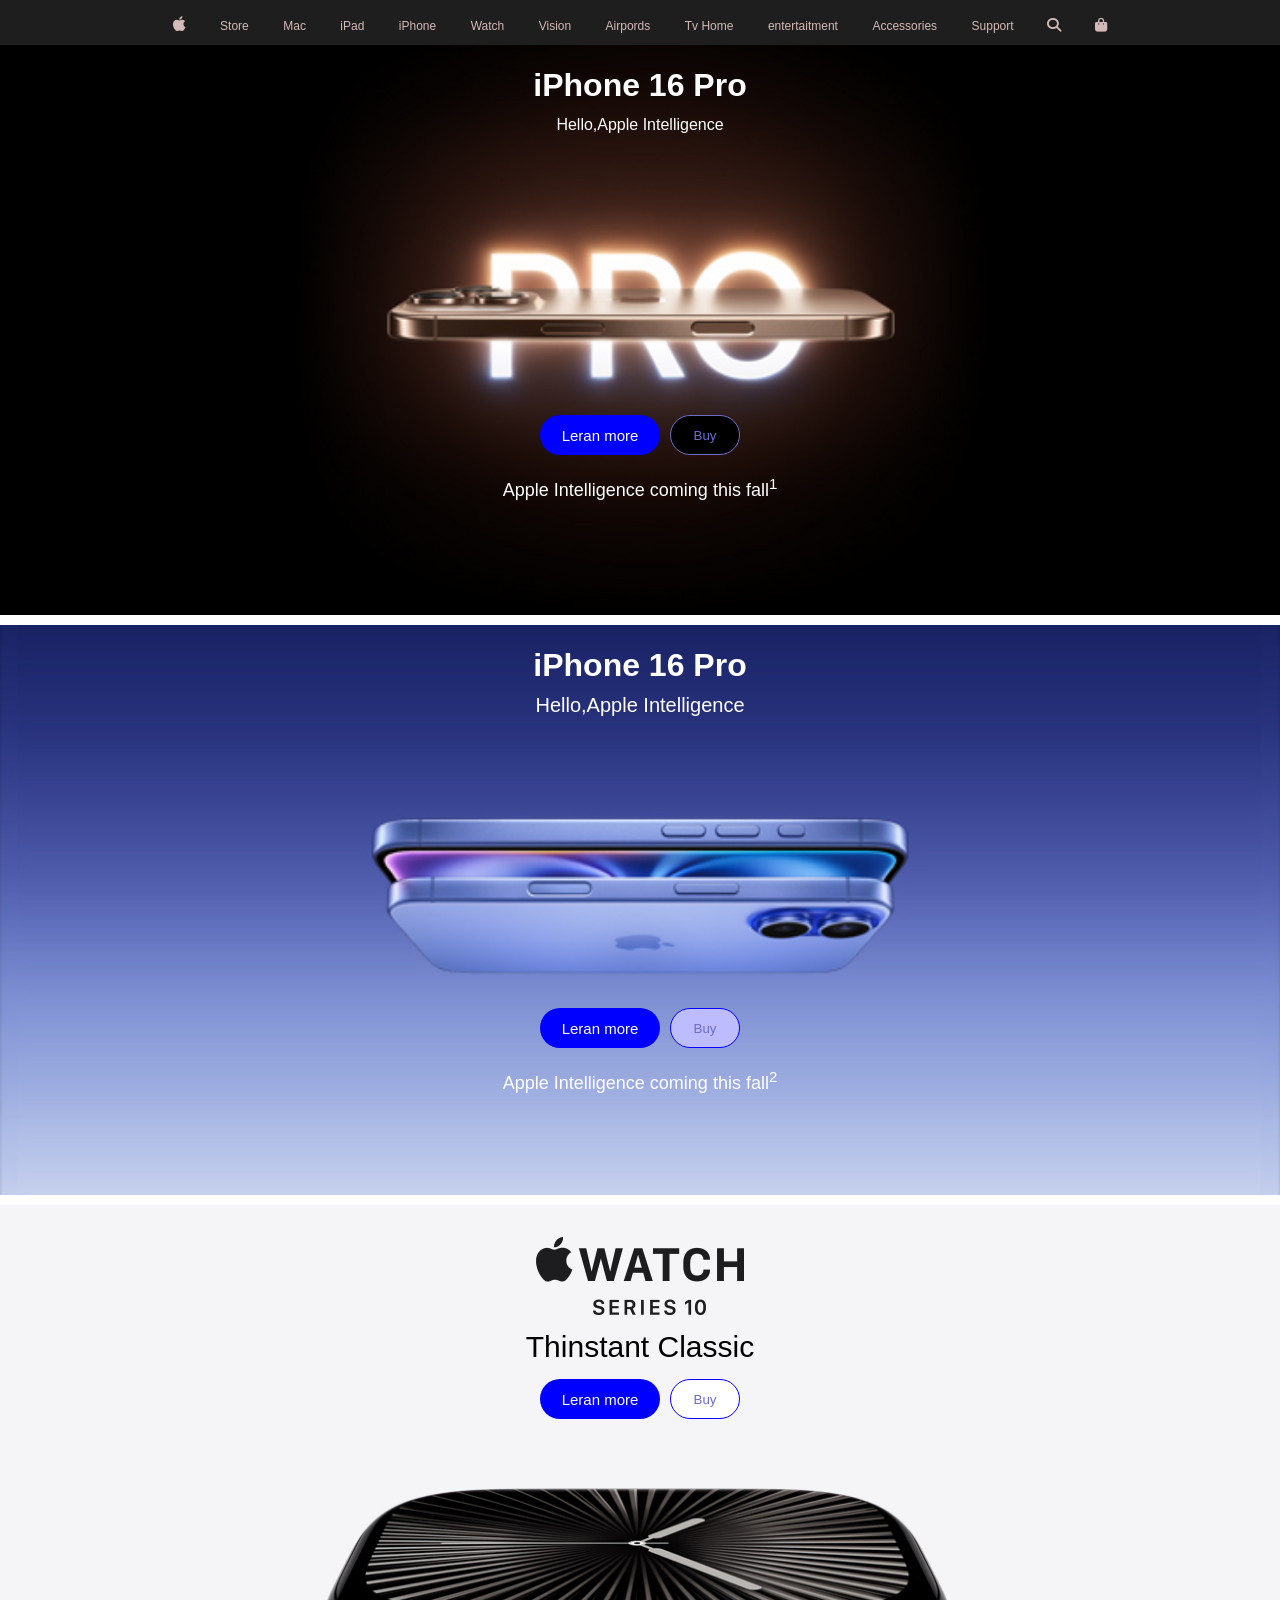
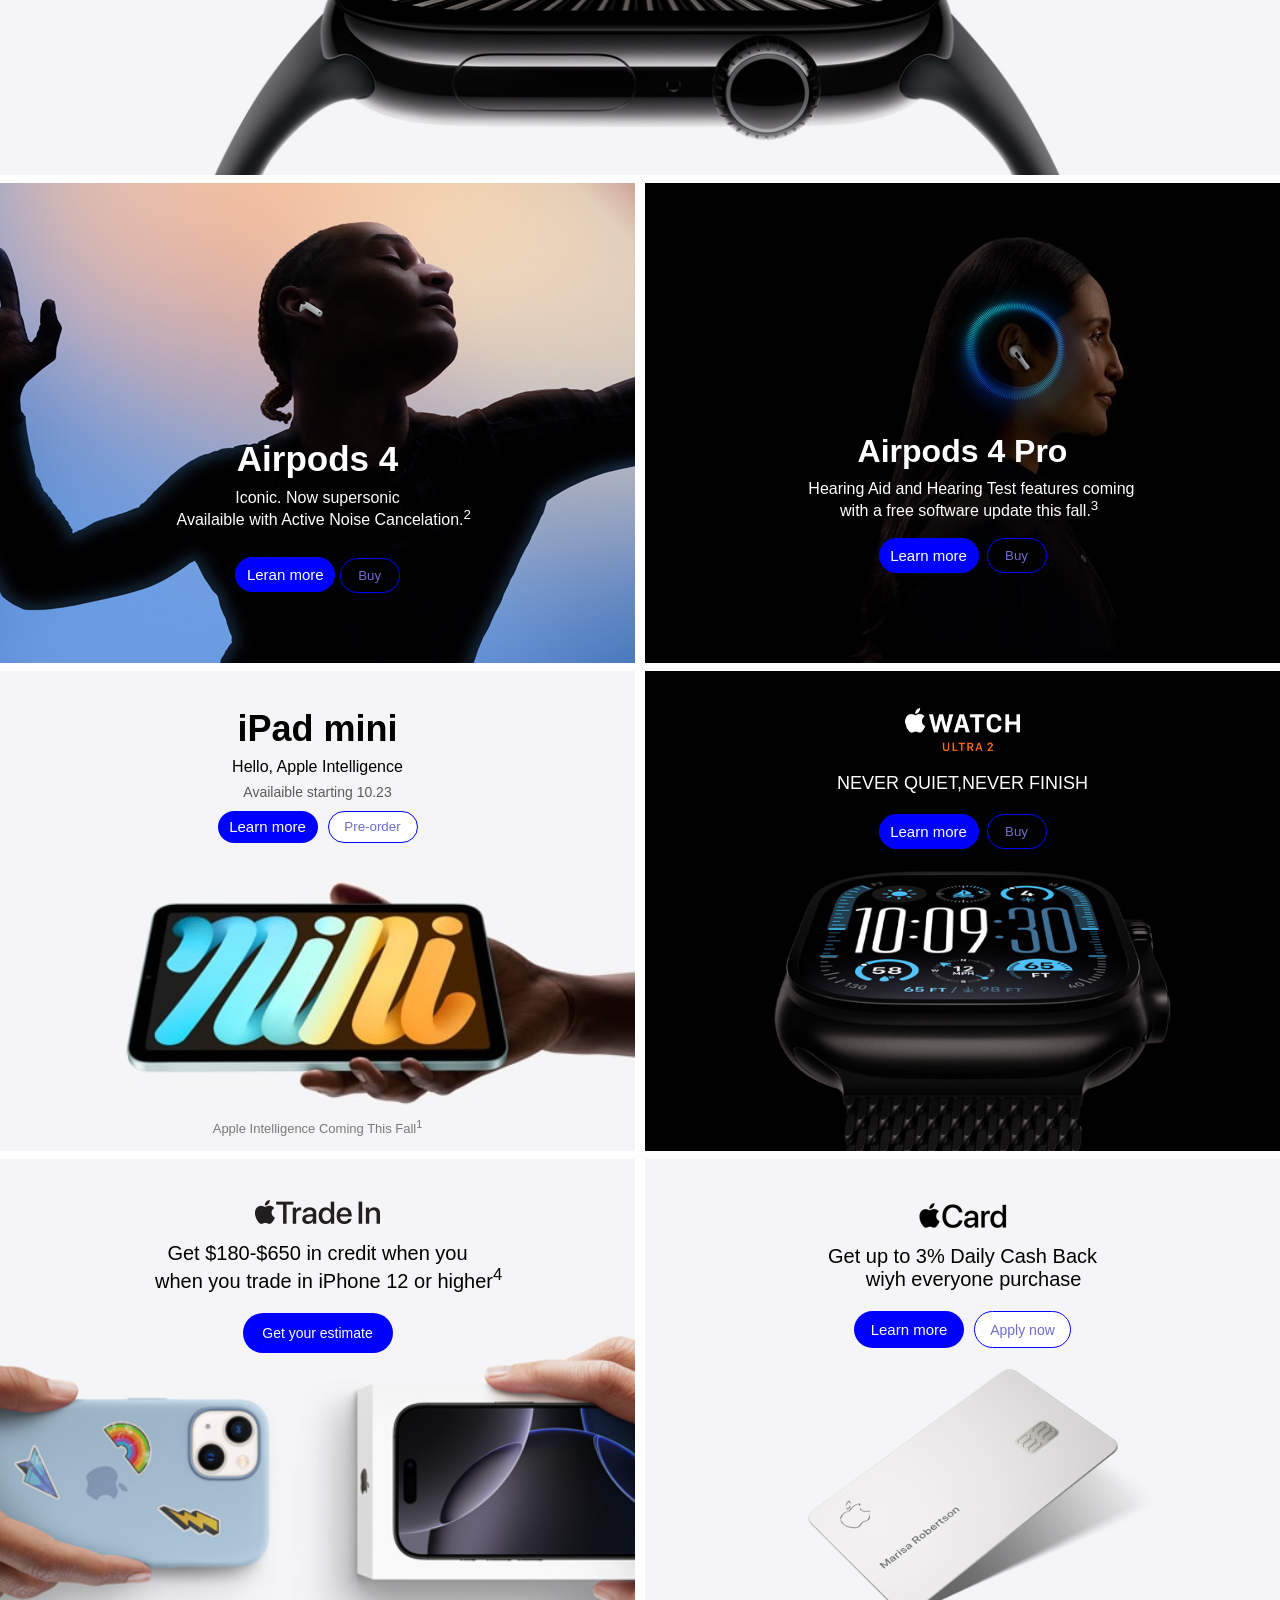
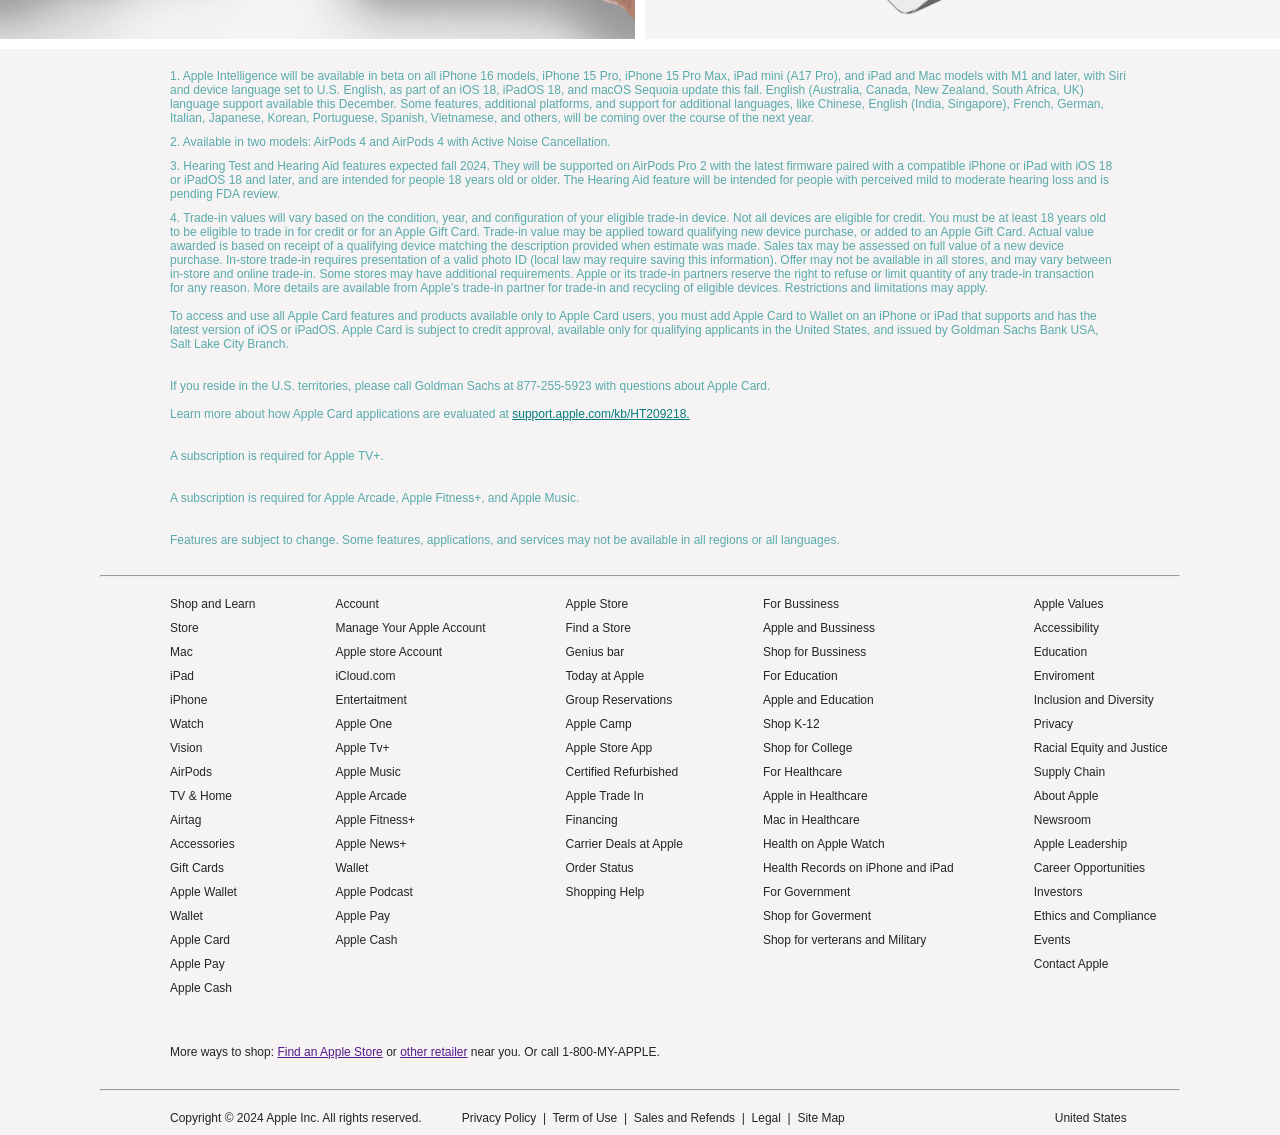
<file: apple,project1/index.html>
<!DOCTYPE html>
<html lang="en">
<head>
    <meta charset="UTF-8">
    <meta name="viewport" content="width=device-width, initial-scale=1.0">
    <title>Apple </title>

    
    <link rel="stylesheet" href="https://cdnjs.cloudflare.com/ajax/libs/font-awesome/6.6.0/css/all.min.css" integrity="sha512-Kc323vGBEqzTmouAECnVceyQqyqdsSiqLQISBL29aUW4U/M7pSPA/gEUZQqv1cwx4OnYxTxve5UMg5GT6L4JJg==" crossorigin="anonymous" referrerpolicy="no-referrer" />    


<link rel="stylesheet" href="style.css">

</head>
<body>
    
<div class="nav">
    <div class="list">
        <ul>
            

        
            <li><i class="fa-brands fa-apple"></i></li>
       

            
            <li>Store</li>
            <li>Mac</li>
            <li>iPad</li>
            <li>iPhone</li>
            <li>Watch</li>
            <li>Vision</li>
            <li>Airpords</li>
            <li>Tv Home</li>
            <li>entertaitment</li>
            <li>Accessories</li>
            <li>Support </li>
<li><i><i class="fa-solid fa-magnifying-glass"></i></i></li>
<li><i><i class="fa-solid fa-bag-shopping"></i></i></li>

        </ul>
    </div>

</div>

<div class="container">
    <div class="container-head">
        <h1>iPhone 16 Pro</h1>
         <p>Hello,Apple Intelligence</p>
    </div>

    <div class="container-btn">
        <button class="btn1">Leran more</button>
        <button class="btn2">Buy</button>
    </div>

    <div class="contain-para">
        <p>Apple Intelligence coming this fall<sup>1</sup></p>

    </div>

</div>

<div class="container2">
    <div class="container-head2">
        <h1>iPhone 16 Pro</h1>
         <p>Hello,Apple Intelligence</p>
    </div>

    <div class="container-btn2">
        <button class="btn1">Leran more</button>
        <button class="btn22">Buy</button>
    </div>

    <div class="contain-para2">
        <p>Apple Intelligence coming this fall<sup>2</sup> </p>

    </div>

</div>

<div class="container3">

    <div class="container-img4">
       <img src="img4.png" alt="">
    </div>
    <div class="para3">
        <p>Thinstant Classic</p>
    </div>

    <div class="container-btn33">
        <button class="btn1">Leran more</button>
        <button class="btn33">Buy</button>
    </div>

</div>

<div class="double-img">
   <div class="img111">

    <div class="head1">
        <h1>Airpods 4</h1>
        <pre>Iconic. Now supersonic
        Availaible with Active Noise Cancelation.<sup>2</sup>     
        </pre>
    </div>

    <div class="buttons">
        <button class="btn111">Leran more</button>
        <button class="btn222">Buy</button>

    </div>

   </div>

   <div class="img222">
   
<div class="head2">
<h1>Airpods 4 Pro</h1> 

<pre>
    Hearing Aid and Hearing Test features coming
    with a free software update this fall.<suP>3</suP> 
    
</pre>


</div>


    
   <div class="buttons2">
    <button class="btn1111">Learn more</button>
    <button class="btn2222">Buy</button>

</div>

</div>   
   
</div>

</div>


<div class="double-img2">

<div class="img1111">
    
    <h1>iPad mini</h1>
    <p>hello, apple intelligence</p>
    <pre>Availaible starting 10.23</pre>

    <div class="buttons3">

        <button class="btns1">Learn more</button>
        <button class="btns2">Pre-order</button>

    </div>

    <div class="para4">
        <p>Apple Intelligence coming this fall<sup>1</sup></p> 
    </div>
   
</div>
<div class="img2222">

    <div class="watch">
        <img src="img9.png" alt="">
    </div>

<p>NEVER QUIET,NEVER FINISH</p>

<div class="buttons4">
    <button class="btns11">Learn more</button>
    <button class="btns22">Buy</button>



</div>
</div>
</div>



<div class="double-img3">

<div class="img-1">
    <div class="logo1">
        <img src="img12.png" alt="">
    </div>
<pre>Get $180-$650 in credit when you
    when you trade in iPhone 12 or higher<sup>4</sup>
</pre>

    <div class="buttons5">
        <button class="btns-1">Get your estimate</button>
    


    </div>
</div>
<div class="img-2">

    <div class="logo2">
        <img src="img13.png" alt="">
    </div>

<pre>Get up to 3% Daily Cash Back
    wiyh everyone purchase
</pre>

    <div class="buttons6">
        <button class="btns-2">Learn more</button>
        <button class="btns-3">Apply now</button>
 
    </div>

</div>

</div>


<div class="para-1-container">

    <div class="para-1">

<pre>1. Apple Intelligence will be available in beta on all iPhone 16 models, iPhone 15 Pro, iPhone 15 Pro Max, iPad mini (A17 Pro), and iPad and Mac models with M1 and later, with Siri
and device language set to U.S. English, as part of an iOS 18, iPadOS 18, and macOS Sequoia update this fall. English (Australia, Canada, New Zealand, South Africa, UK)
language support available this December. Some features, additional platforms, and support for additional languages, like Chinese, English (India, Singapore), French, German,
Italian, Japanese, Korean, Portuguese, Spanish, Vietnamese, and others, will be coming over the course of the next year.</pre>

    </div>

    <div class="para-2">

        <pre>2. Available in two models: AirPods 4 and AirPods 4 with Active Noise Cancellation. </pre>
            </div>


            
    <div class="para-3">

        <pre>3. Hearing Test and Hearing Aid features expected fall 2024. They will be supported on AirPods Pro 2 with the latest firmware paired with a compatible iPhone or iPad with iOS 18
or iPadOS 18 and later, and are intended for people 18 years old or older. The Hearing Aid feature will be intended for people with perceived mild to moderate hearing loss and is
pending FDA review.</pre> 
            </div>

            <div class="para-4">

                <pre>4. Trade-in values will vary based on the condition, year, and configuration of your eligible trade-in device. Not all devices are eligible for credit. You must be at least 18 years old
to be eligible to trade in for credit or for an Apple Gift Card. Trade-in value may be applied toward qualifying new device purchase, or added to an Apple Gift Card. Actual value
awarded is based on receipt of a qualifying device matching the description provided when estimate was made. Sales tax may be assessed on full value of a new device
purchase. In-store trade-in requires presentation of a valid photo ID (local law may require saving this information). Offer may not be available in all stores, and may vary between
in-store and online trade-in. Some stores may have additional requirements. Apple or its trade-in partners reserve the right to refuse or limit quantity of any trade-in transaction
for any reason. More details are available from Apple’s trade-in partner for trade-in and recycling of eligible devices. Restrictions and limitations may apply.
       </pre> 
    </div>

    <div class="para-5">

        <pre>To access and use all Apple Card features and products available only to Apple Card users, you must add Apple Card to Wallet on an iPhone or iPad that supports and has the
latest version of iOS or iPadOS. Apple Card is subject to credit approval, available only for qualifying applicants in the United States, and issued by Goldman Sachs Bank USA,
Salt Lake City Branch.

    </pre> 
  </div>   
  
  <div class="para-6">

<pre>If you reside in the U.S. territories, please call Goldman Sachs at 877-255-5923 with questions about Apple Card.

</pre> 
</div>

<div class="para-7">

    <pre>Learn more about how Apple Card applications are evaluated at <a href="">support.apple.com/kb/HT209218.</a> 
    
    </pre> 
    </div>  
    
<div class="para-8">

    <pre>A subscription is required for Apple TV+.
        
        </pre> 
        </div>  

        <div class="para-9">

            <pre>A subscription is required for Apple Arcade, Apple Fitness+, and Apple Music.
                
                </pre> 
                </div>  

                <div class="para-10">

                    <pre>Features are subject to change. Some features, applications, and services may not be available in all regions or all languages.
                        
                        </pre> 
                        </div>  
        <hr>
                        <div class="parent">
                            <div class="list1">
                        <ul>
                            <li>Shop and Learn</li>
                            <li>Store</li>
                            <li>Mac</li>
                            <li>iPad</li>
                            <li>iPhone</li>
                            <li>Watch</li>
                            <li>Vision</li>
                            <li>AirPods</li>
                            <li>TV & Home</li>
                            <li>Airtag</li>
                            <li>Accessories</li>
                            <li>Gift Cards</li>
                            <li>Apple Wallet</li>
                            <li>Wallet </li>
                            <li>Apple Card </li>
                            <li>Apple Pay</li>
                            <li>Apple Cash</li>
                        </ul>

                            </div>
                            <div class="list2">
                                <ul>
        
                                    <li>Account</li>
                                    <li>Manage Your Apple Account</li>
                                    <li>Apple store Account</li>
                                    <li>iCloud.com</li>
                                    <li>Entertaitment</li>
                                    <li>Apple One</li>
                                    <li>Apple Tv+</li>
                                    <li>Apple Music</li>
                                    <li>Apple Arcade</li>
                                    <li>Apple Fitness+</li>
                                    <li>Apple News+</li>
                                    <li>Wallet </li>
                                    <li>Apple Podcast </li>
                                    <li>Apple Pay</li>
                                    <li>Apple Cash</li>
                                    
                                </ul>
                            </div>
                            <div class="list3">
                              <ul>  <li>Apple Store</li>
                                    <li>Find a Store</li>
                                    <li>Genius bar </li>
                                    <li>Today at Apple</li>
                                    <li>Group Reservations</li>
                                    <li>Apple Camp</li>
                                    <li>Apple Store App</li>
                                    <li>Certified Refurbished</li>
                                    <li>Apple Trade In</li>
                                    <li>Financing</li>
                                    <li>Carrier Deals at Apple</li>
                                    <li>Order Status</li>
                                    <li>Shopping Help</li>
                                    
                                  </ul> 
                            </div>
                            <div class="list4">
                                <li>For Bussiness</li>
                                    <li>Apple and Bussiness</li>
                                    <li>Shop for Bussiness</li>
                                    <li>For Education</li>
                                    <li>Apple and Education</li>
                                    <li>Shop K-12</li>
                                    <li>Shop for College</li>
                                    <li>For Healthcare</li>
                                    <li>Apple in Healthcare</li>
                                    <li>Mac in Healthcare</li>
                                    <li>Health on Apple Watch</li>
                                    <li>Health Records on iPhone and
                                        iPad
                                    </li>
                                    <li>For Government</li>
                                    <li>Shop for Goverment</li>
                                    <li>Shop for verterans and Military</li>
                            </div>
                            <div class="list5">
                                <ul>
                                    <li>Apple Values</li>
                                    <li>Accessibility</li>
                                    <li>Education </li>
                                    <li>Enviroment</li>
                                    <li>Inclusion and Diversity</li>
                                    <li>Privacy</li>
                                    <li>Racial Equity and Justice</li>
                                    <li>Supply Chain</li>
                                    <li>About Apple</li>
                                    <li>Newsroom</li>
                                    <li>Apple Leadership</li>
                                    <li>Career Opportunities</li>
                                    <li>Investors</li>
                                    <li>Ethics and Compliance</li>
                                    <li>Events</li>
                                    <li>Contact Apple</li>
                                </ul>


                            </div>
                            
                        </div>
                       <div class="wow">
                        <p>More ways to shop: <a href="">Find an Apple Store</a> or <a href="">other retailer</a> near you. Or call 1-800-MY-APPLE.</p>
                       </div>
                       <hr>

                       <div class="wow2">
                        <p>Copyright © 2024 Apple Inc. All rights reserved.</p>

<div class="endnav">
    <pre>Privacy Policy  |  Term of Use  |  Sales and Refends  |  Legal  |  Site Map</pre>
</div>

<div class="wow3">
    <p>United States</p>
</div>

                       </div>
                       
</div>




</body>
</html>
</file>
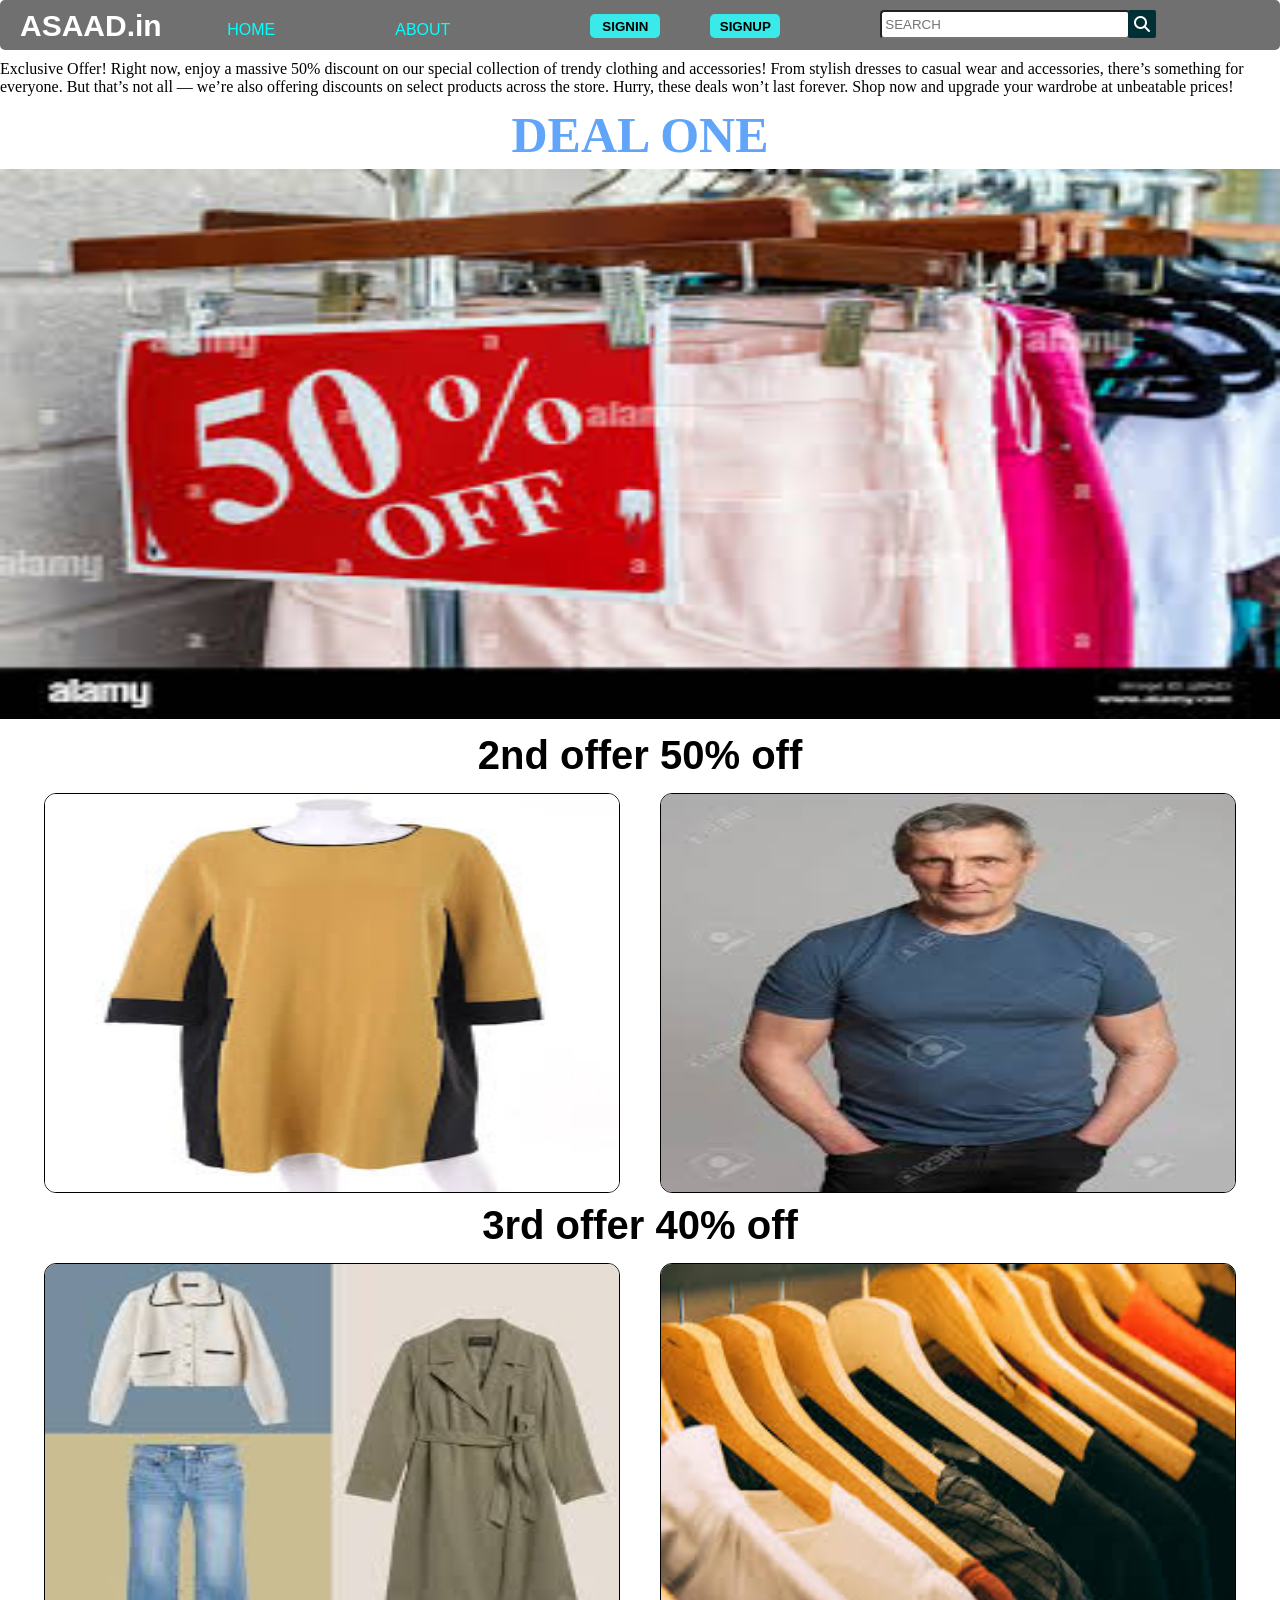
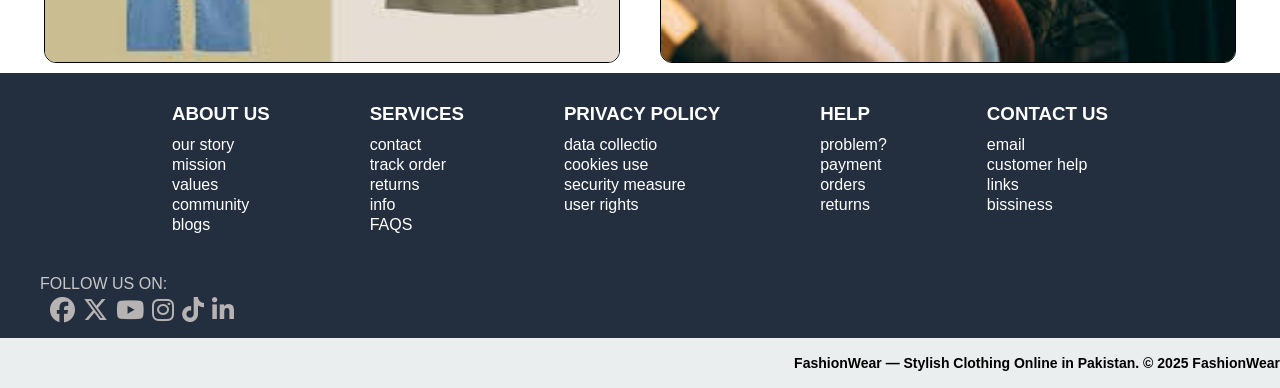
<file: code.asad/index.html>
<!DOCTYPE html>
<html lang="en">
  <head>
    <meta charset="UTF-8" />
    <meta name="viewport" content="width=device-width, initial-scale=1.0" />
    <title>NONE</title>
    <link rel="stylesheet" href="style.css" />

    <link
      rel="stylesheet"
      href="https://cdnjs.cloudflare.com/ajax/libs/font-awesome/6.7.2/css/all.min.css"
      integrity="sha512-Evv84Mr4kqVGRNSgIGL/F/aIDqQb7xQ2vcrdIwxfjThSH8CSR7PBEakCr51Ck+w+/U6swU2Im1vVX0SVk9ABhg=="
      crossorigin="anonymous"
      referrerpolicy="no-referrer"
    />
  </head>
  <body>
    <nav>
      <div class="navbar">
        <ul>
          <div class="logo">
            <li><h1>ASAAD.in</h1></li>
          </div>
          <div class="text">
            <li>HOME</li>
            <a href="home.html"> <li>ABOUT</li></a>
          </div>
          <div class="in">
            <li>
              <a href="login.html"><button>SIGNIN</button></a>
            </li>
          </div>
          <div class="up">
            <li>
              <a href="signup.html"><button>SIGNUP</button></a>
            </li>
          </div>
          <li>
            <input type="search" placeholder="SEARCH" />
            <i class="fa-solid fa-magnifying-glass"></i>
          </li>
        </ul>
      </div>
    </nav>

    <p class="para">
      Exclusive Offer! Right now, enjoy a massive 50% discount on our special
      collection of trendy clothing and accessories! From stylish dresses to
      casual wear and accessories, there’s something for everyone. But that’s
      not all — we’re also offering discounts on select products across the
      store. Hurry, these deals won’t last forever. Shop now and upgrade your
      wardrobe at unbeatable prices!
    </p>

    <div class="img1">
      <h1>DEAL ONE</h1>
      <img src="img1.jpg" alt="" />
    </div>

    <h2>2nd offer 50% off</h2>

    <div class="img2">
      <img src="img2.jpg" alt="" />
      <img src="img3.jpg" alt="" />
    </div>
    <h2>3rd offer 40% off</h2>
    <div class="img2">
      <img src="img4.jpg" alt="" />
      <img src="img5.jpg" alt="" />
    </div>

    <div class="bottom">
      <div class="headings">
        <div class="about">
          <h3>ABOUT US</h3>

          <ul>
            <li>our story</li>
            <li>mission</li>
            <li>values</li>
            <li>community</li>
            <li>blogs</li>
          </ul>
        </div>

        <div class="about">
          <h3>SERVICES</h3>

          <ul>
            <li>contact</li>
            <li>track order</li>
            <li>returns</li>
            <li>info</li>
            <li>FAQS</li>
          </ul>
        </div>

        <div class="about">
          <h3>PRIVACY POLICY</h3>

          <ul>
            <li>data collectio</li>
            <li>cookies use</li>
            <li>security measure</li>
            <li>user rights</li>
          </ul>
        </div>

        <div class="about">
          <h3>HELP</h3>
          <ul>
            <li>problem?</li>
            <li>payment</li>
            <li>orders</li>
            <li>returns</li>
          </ul>
        </div>

        <div class="about">
          <h3>CONTACT US</h3>
          <ul>
            <li>email</li>
            <li>customer help</li>
            <li>links</li>
            <li>bissiness</li>
          </ul>
        </div>
      </div>

      <div class="follow">
        <p>FOLLOW US ON:</p>

        <div class="icons">
          <i class="fa-brands fa-facebook"></i>
          <i class="fa-brands fa-x-twitter"></i>
          <i class="fa-brands fa-youtube"></i>
          <i class="fa-brands fa-instagram"></i>
          <i class="fa-brands fa-tiktok"></i>
          <i class="fa-brands fa-linkedin-in"></i>
        </div>
      </div>

      <div class="bottomline">
        <p>
          FashionWear — Stylish Clothing Online in Pakistan. © 2025 FashionWear
        </p>
      </div>
    </div>
  </body>
</html>
</file>
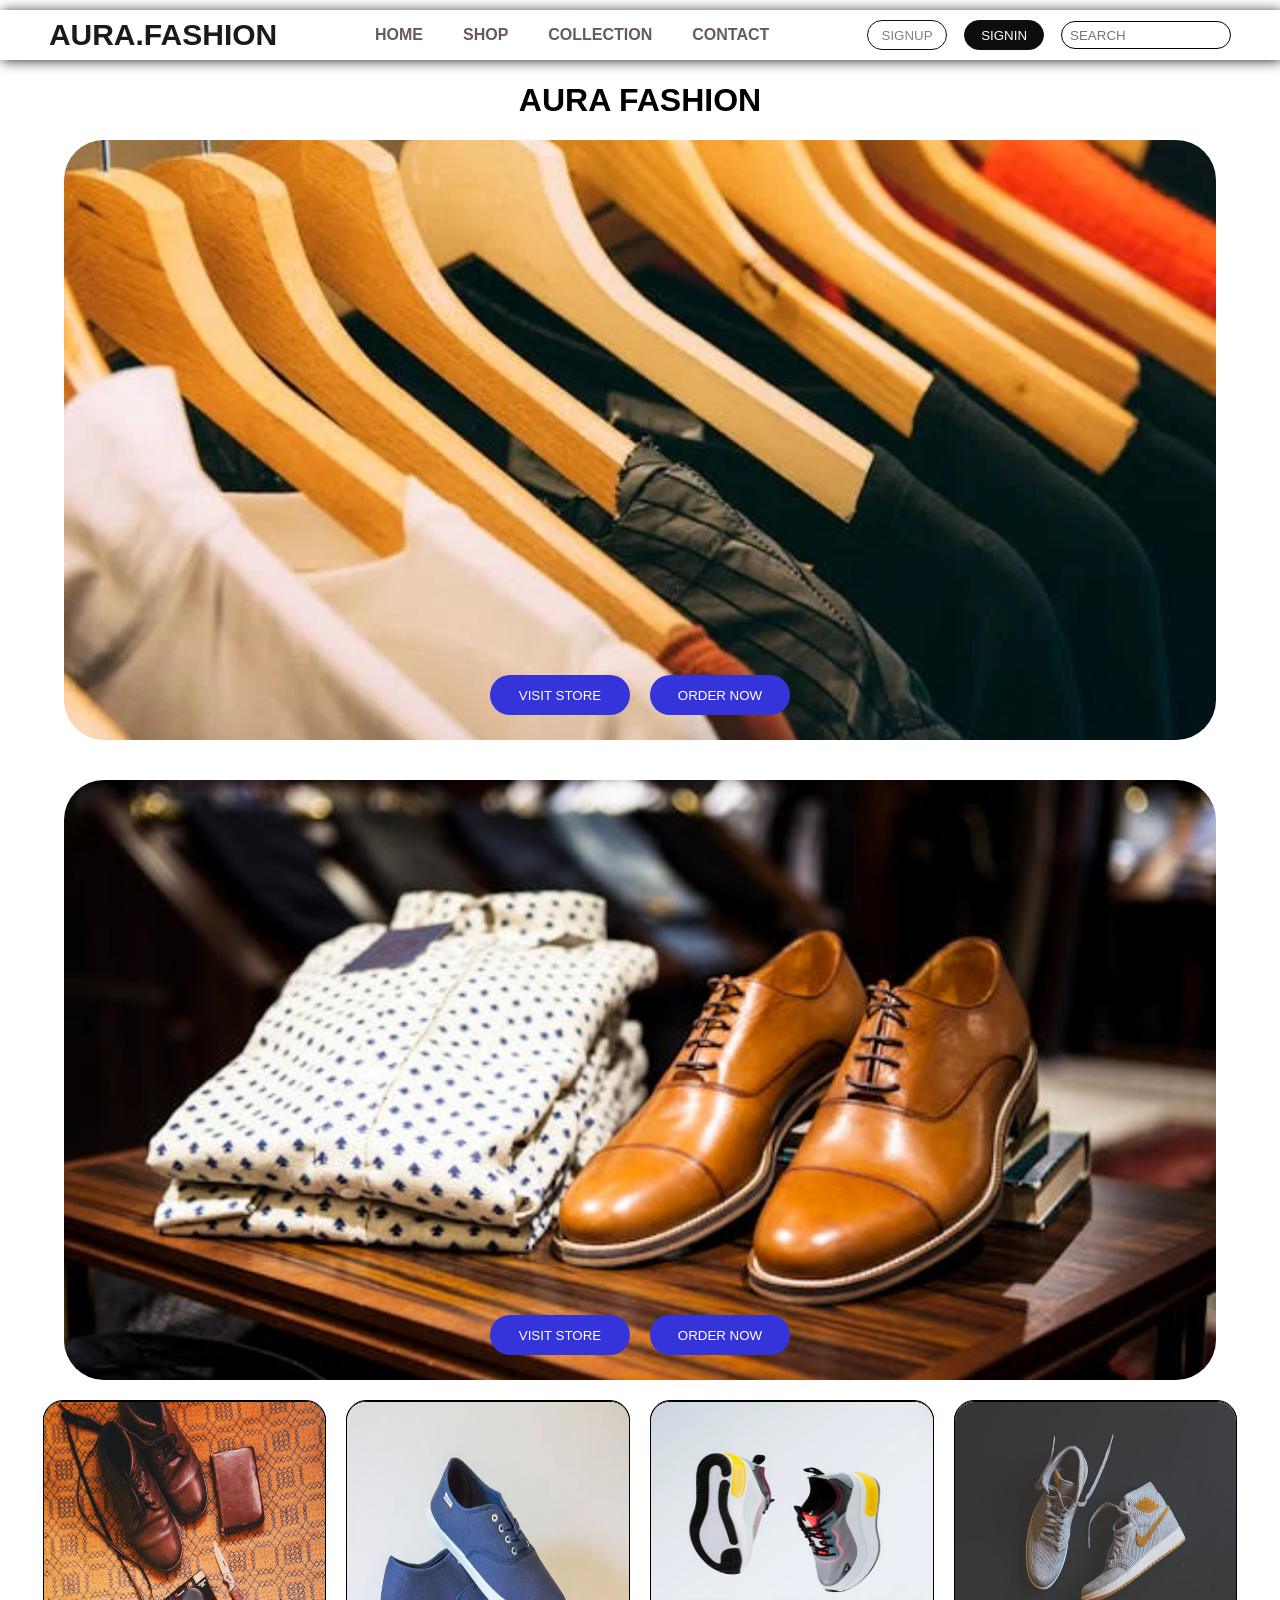
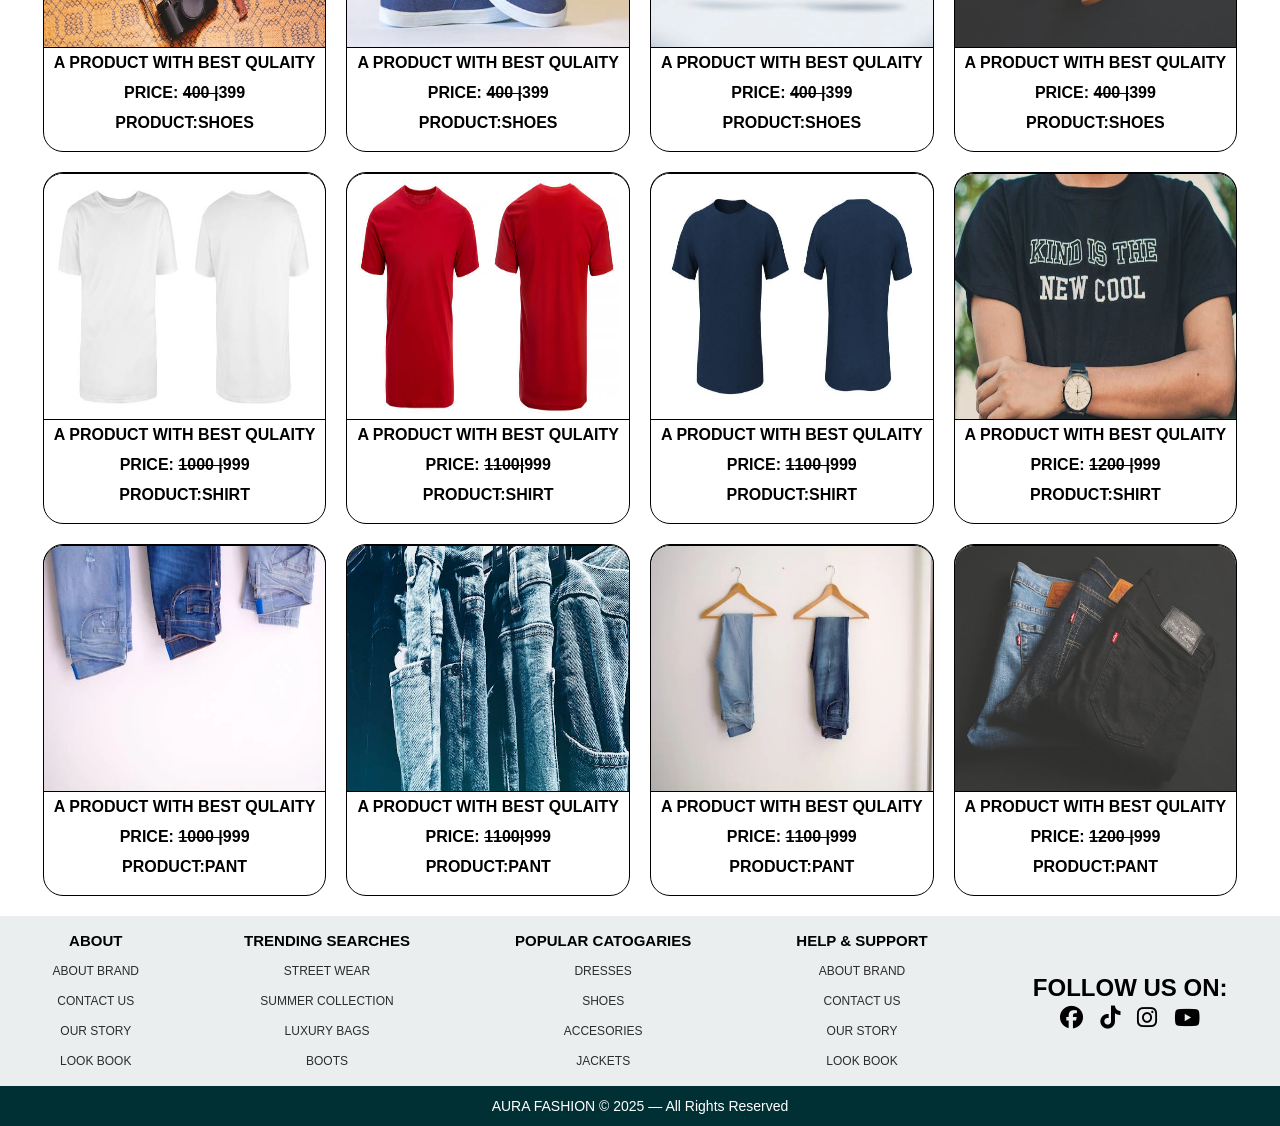
<file: design.com/index.html>
<!DOCTYPE html>
<html lang="en">
  <head>
    <meta charset="UTF-8" />
    <meta name="viewport" content="width=device-width, initial-scale=1.0" />
    <title>AURA.FASHION</title>
    <link rel="stylesheet" href="style.css" />
    <link
      rel="stylesheet"
      href="https://cdnjs.cloudflare.com/ajax/libs/font-awesome/6.7.2/css/all.min.css"
      integrity="sha512-Evv84Mr4kqVGRNSgIGL/F/aIDqQb7xQ2vcrdIwxfjThSH8CSR7PBEakCr51Ck+w+/U6swU2Im1vVX0SVk9ABhg=="
      crossorigin="anonymous"
      referrerpolicy="no-referrer"
    />
  </head>
  <body>
    <div class="navbar">
      <div class="logo">
        <h1>AURA.FASHION</h1>
      </div>

      <div class="links">
        <ul>
          <li><a href="index.html">HOME</a></li>
          <li><a href="shop.html">SHOP</a></li>
          <li><a href="collection.html">COLLECTION</a></li>
          <li><a href="contact.html">CONTACT</a></li>
        </ul>
      </div>

      <div class="right-item">
        <button class="up"><a href="signup.html">SIGNUP</a></button>
        <button class="in"><a href="signin.html">SIGNIN</a></button>
        <div class="input1">
          <input type="search" placeholder="SEARCH" />
        </div>
      </div>
    </div>

    <div class="main-heading">
      <h1>AURA FASHION</h1>
    </div>

    <div class="images-1">
      <div class="images-1-1">
        <button>VISIT STORE</button>
        <button>ORDER NOW</button>
      </div>
      <div class="images-1-2">
        <button>VISIT STORE</button>
        <button>ORDER NOW</button>
      </div>
    </div>

    <div class="line-img-1">
      <div class="line-img-1-1">
        <img src="images/img2.jpg" alt="" />
        <h4>A PRODUCT WITH BEST QULAITY</h4>
        <h4>PRICE: <del>400 |</del>399</h4>
        <h4>PRODUCT:SHOES</h4>
      </div>
      <div class="line-img-1-1">
        <img src="images/img3.webp" alt="" />
        <h4>A PRODUCT WITH BEST QULAITY</h4>
        <h4>PRICE: <del>400 |</del>399</h4>
        <h4>PRODUCT:SHOES</h4>
      </div>
      <div class="line-img-1-1">
        <img src="images/img4.webp" alt="" />
        <h4>A PRODUCT WITH BEST QULAITY</h4>
        <h4>PRICE: <del>400 |</del>399</h4>
        <h4>PRODUCT:SHOES</h4>
      </div>
      <div class="line-img-1-1">
        <img src="images/img5.jpeg" alt="" />
        <h4>A PRODUCT WITH BEST QULAITY</h4>
        <h4>PRICE: <del>400 |</del>399</h4>
        <h4>PRODUCT:SHOES</h4>
      </div>
    </div>

    <div class="line-img-1">
      <div class="line-img-1-1">
        <img src="images/img9.jpg" alt="" />
        <h4>A PRODUCT WITH BEST QULAITY</h4>
        <h4>PRICE: <del>1000 |</del>999</h4>
        <h4>PRODUCT:SHIRT</h4>
      </div>
      <div class="line-img-1-1">
        <img src="images/img8.jpg" alt="" />
        <h4>A PRODUCT WITH BEST QULAITY</h4>
        <h4>PRICE: <del>1100|</del>999</h4>
        <h4>PRODUCT:SHIRT</h4>
      </div>
      <div class="line-img-1-1">
        <img src="images/img7.jpg" alt="" />
        <h4>A PRODUCT WITH BEST QULAITY</h4>
        <h4>PRICE: <del>1100 |</del>999</h4>
        <h4>PRODUCT:SHIRT</h4>
      </div>
      <div class="line-img-1-1">
        <img src="images/img6.webp" alt="" />
        <h4>A PRODUCT WITH BEST QULAITY</h4>
        <h4>PRICE: <del>1200 |</del>999</h4>
        <h4>PRODUCT:SHIRT</h4>
      </div>
    </div>

    <div class="line-img-1">
      <div class="line-img-1-1">
        <img src="images/img12.webp" alt="" />
        <h4>A PRODUCT WITH BEST QULAITY</h4>
        <h4>PRICE: <del>1000 |</del>999</h4>
        <h4>PRODUCT:PANT</h4>
      </div>
      <div class="line-img-1-1">
        <img src="images/img13.jpeg" alt="" />
        <h4>A PRODUCT WITH BEST QULAITY</h4>
        <h4>PRICE: <del>1100|</del>999</h4>
        <h4>PRODUCT:PANT</h4>
      </div>
      <div class="line-img-1-1">
        <img src="images/img14.webp" alt="" />
        <h4>A PRODUCT WITH BEST QULAITY</h4>
        <h4>PRICE: <del>1100 |</del>999</h4>
        <h4>PRODUCT:PANT</h4>
      </div>
      <div class="line-img-1-1">
        <img src="images/img16.jpeg" alt="" />
        <h4>A PRODUCT WITH BEST QULAITY</h4>
        <h4>PRICE: <del>1200 |</del>999</h4>
        <h4>PRODUCT:PANT</h4>
      </div>
    </div>

    <div class="footer">
      <div class="about">
        <h3>ABOUT</h3>
        <p>ABOUT BRAND</p>
        <p>CONTACT US</p>
        <p>OUR STORY</p>
        <p>LOOK BOOK</p>
      </div>

      <div class="about">
        <h3>TRENDING SEARCHES</h3>
        <p>STREET WEAR</p>
        <p>SUMMER COLLECTION</p>
        <p>LUXURY BAGS</p>
        <p>BOOTS</p>
      </div>

      <div class="about">
        <h3>POPULAR CATOGARIES</h3>
        <p>DRESSES</p>
        <p>SHOES</p>
        <p>ACCESORIES</p>
        <p>JACKETS</p>
      </div>

      <div class="about">
        <h3>HELP & SUPPORT</h3>
        <p>ABOUT BRAND</p>
        <p>CONTACT US</p>
        <p>OUR STORY</p>
        <p>LOOK BOOK</p>
      </div>

      <div class="icons">
        <h2>FOLLOW US ON:</h2>
        <div class="main-icons">
          <i class="fa-brands fa-facebook"></i>
          <i class="fa-brands fa-tiktok"></i>
          <i class="fa-brands fa-instagram"></i>
          <i class="fa-brands fa-youtube"></i>
        </div>
      </div>
    </div>

    <div class="last">
      <p>AURA FASHION © 2025 — All Rights Reserved</p>
    </div>
  </body>
</html>
</file>
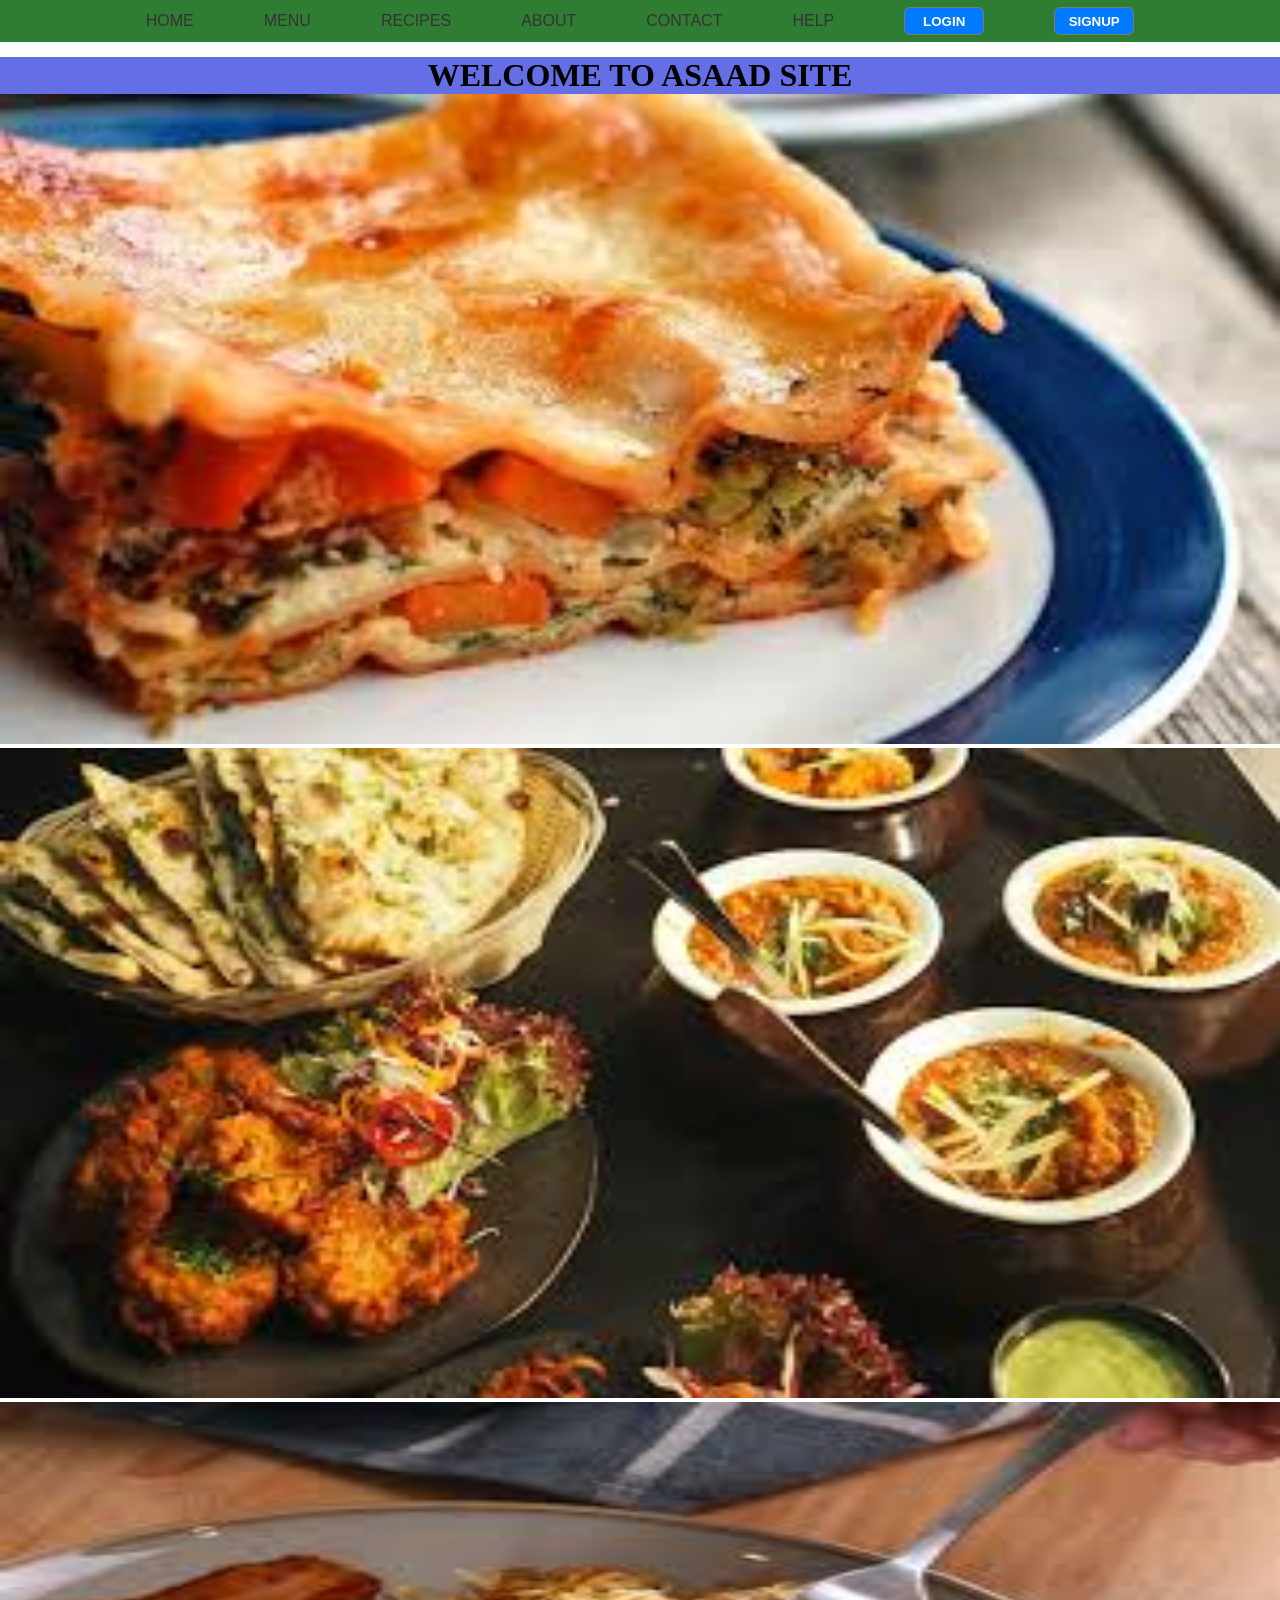
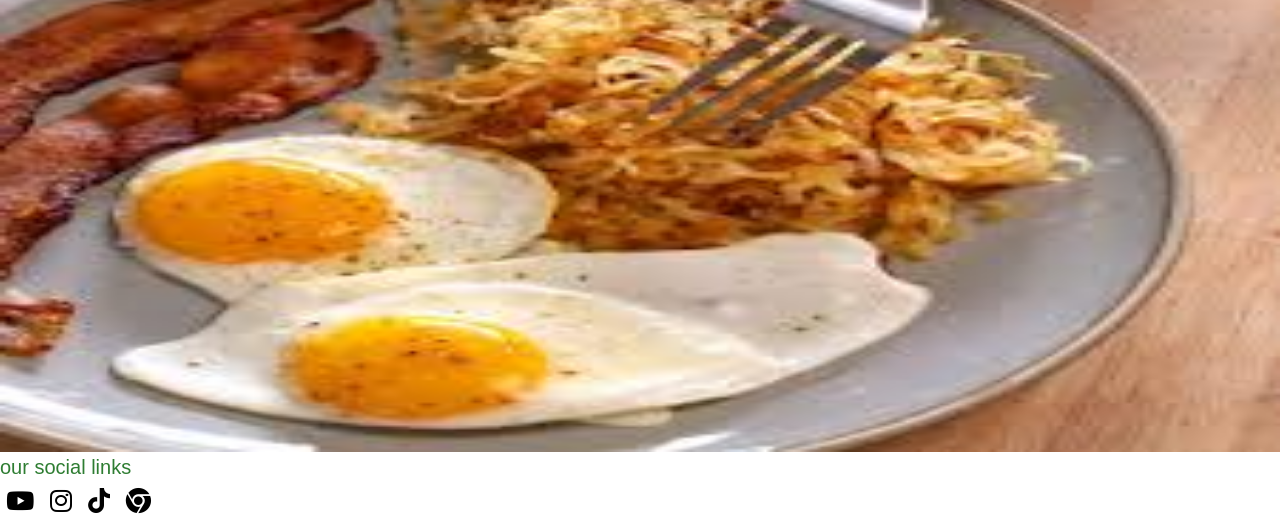
<file: index/index.html>
<!DOCTYPE html>
<html lang="en">
  <head>
    <meta charset="UTF-8" />
    <meta name="viewport" content="width=device-width, initial-scale=1.0" />
    <title>Asaad.Clothes</title>
    <link rel="stylesheet" href="style.css" />
    <link
      rel="stylesheet"
      href="https://cdnjs.cloudflare.com/ajax/libs/font-awesome/6.7.2/css/all.min.css"
      integrity="sha512-Evv84Mr4kqVGRNSgIGL/F/aIDqQb7xQ2vcrdIwxfjThSH8CSR7PBEakCr51Ck+w+/U6swU2Im1vVX0SVk9ABhg=="
      crossorigin="anonymous"
      referrerpolicy="no-referrer"
    />
  </head>
  <body>
    <div class="nav1">
      <ul>
        <a href="index.html"> <li>HOME</li> </a>
        <a href="menu.html"><li>MENU</li></a>
        <a href="recipe.html"><li>RECIPES</li></a>
        <a href="about.html"><li>ABOUT</li></a>
        <a href="contact.html"><li>CONTACT</li></a>
        <a href="help.html"><li>HELP</li></a>
        <li>
          <a href="login.html"><button class="nav1.btn2">LOGIN</button></a>
        </li>
        <li>
          <a href="signup.html"><button class="nav1.btn2">SIGNUP</button></a>
        </li>
      </ul>
    </div>

    <h1>WELCOME TO ASAAD SITE</h1>

    <div class="image">
      <img src="images/14img.jpg" alt="" />
      <img src="images/15img.jpg" alt="" />
      <img src="images/16img.jpg" alt="" />
    </div>

    <div class="links">
      <p>our social links</p>
      <i class="fab fa-youtube"></i>
      <i class="fab fa-instagram"></i>
      <i class="fab fa-tiktok"></i>
      <i class="fab fa-chrome"></i>
    </div>
  </body>
</html>
</file>
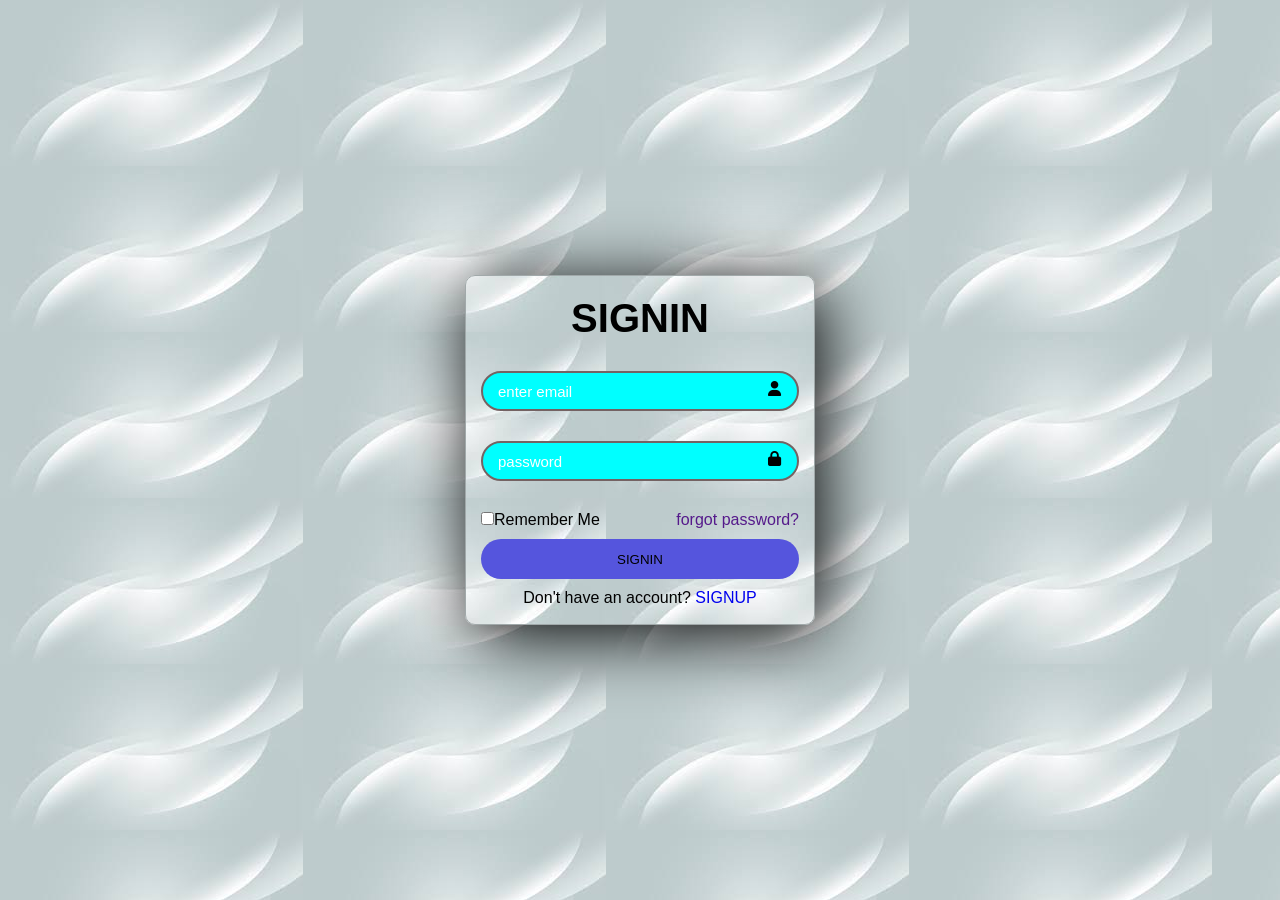
<file: LOGINxSIGNUP/index.html>
<!DOCTYPE html>
<html lang="en">
  <head>
    <meta charset="UTF-8" />
    <meta name="viewport" content="width=device-width, initial-scale=1.0" />
    <link
      rel="stylesheet"
      href="https://cdnjs.cloudflare.com/ajax/libs/font-awesome/6.7.2/css/all.min.css"
      integrity="sha512-Evv84Mr4kqVGRNSgIGL/F/aIDqQb7xQ2vcrdIwxfjThSH8CSR7PBEakCr51Ck+w+/U6swU2Im1vVX0SVk9ABhg=="
      crossorigin="anonymous"
      referrerpolicy="no-referrer"
    />
    <link rel="stylesheet" href="signin.css" />
    <title>SIGNIN</title>
  </head>
  <body>
    <div class="container">
      <div class="work">
        <h1>SIGNIN</h1>
        <div class="input-box">
          <input type="email" / placeholder="enter email" required>
          <i class="fa-solid fa-user"></i>
        </div>

        <div class="input-box">
          <input type="password" / placeholder="password" required>
          <i class="fa-solid fa-lock"></i>
        </div>

        <div class="remember-forgot">
          <div class="front">
            <label for=""><input type="checkbox" />Remember Me</label>
            <a href="">forgot password?</a>
          </div>
          <button>SIGNIN</button>
          <div class="signup-link">
            <p>Don't have an account? <a href="signup.html">SIGNUP</a></p>
          </div>
        </div>
      </div>
    </div>
  </body>
</html>
</file>
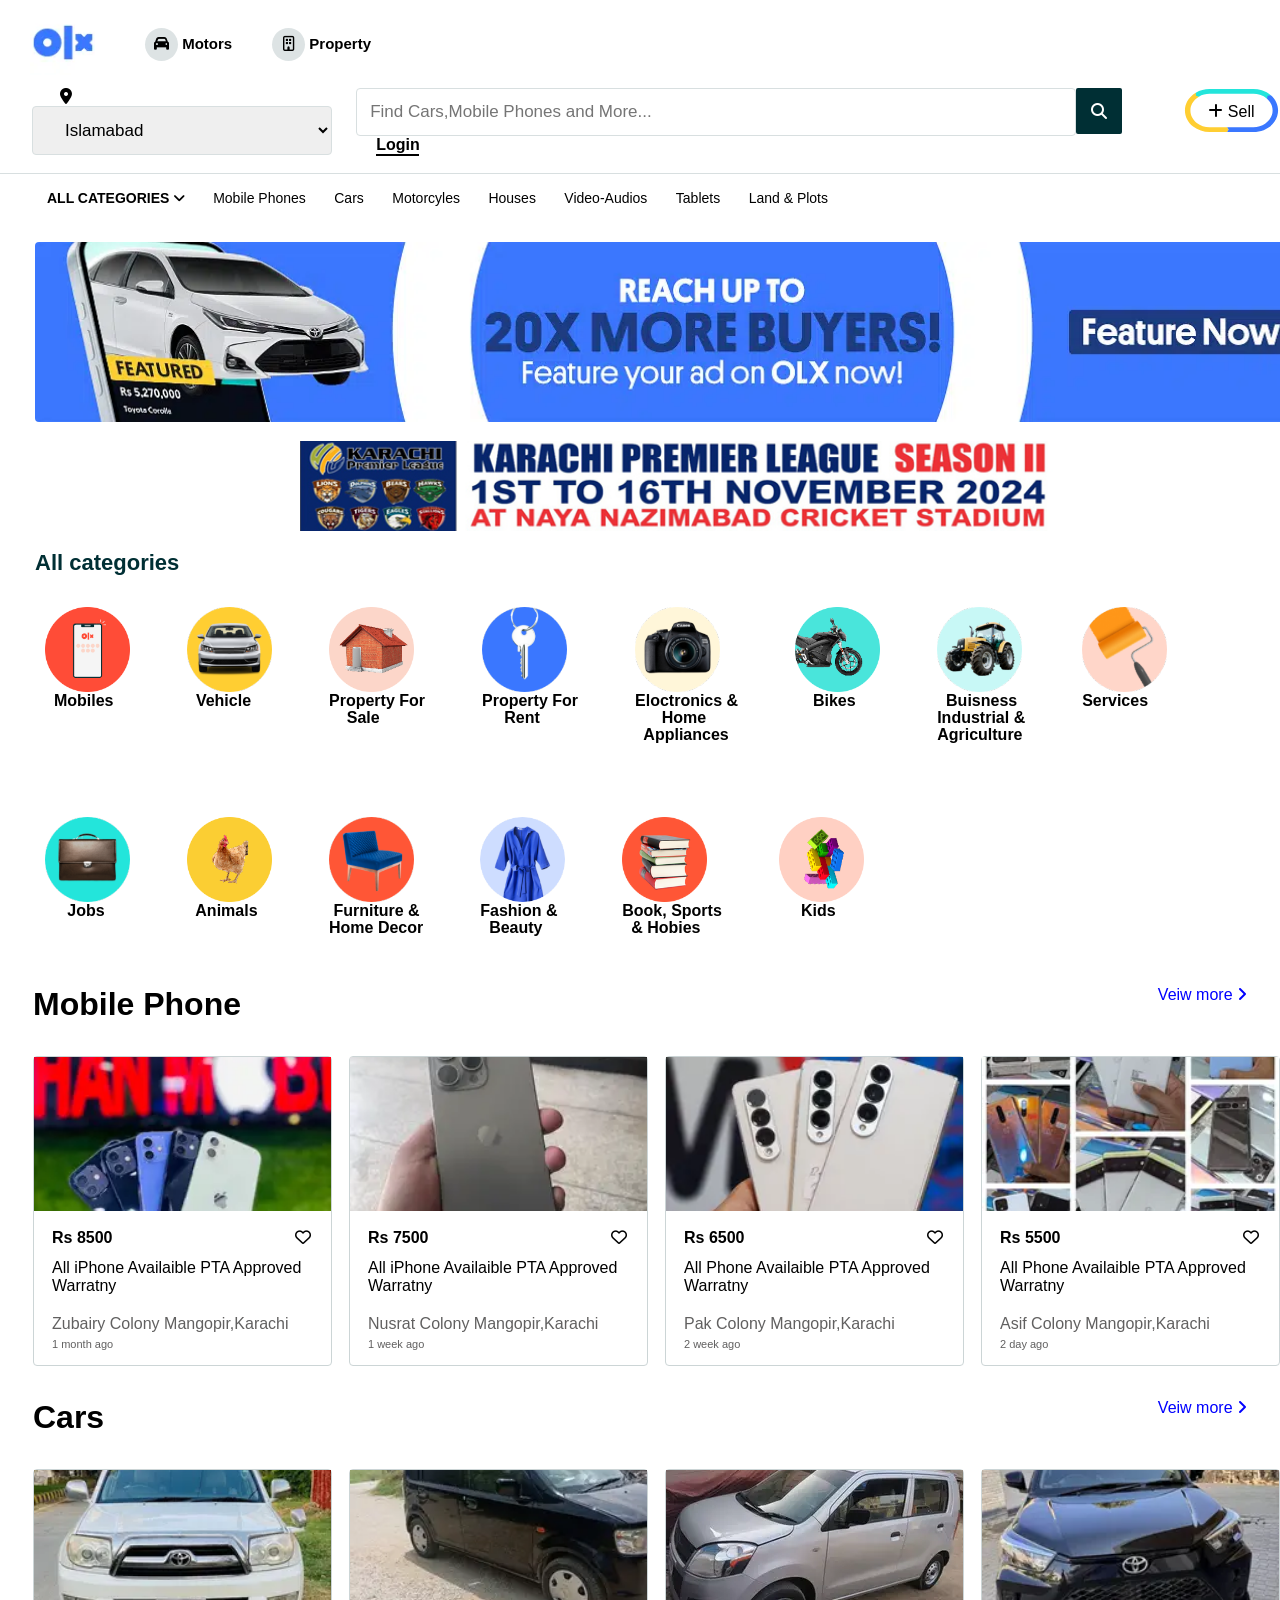
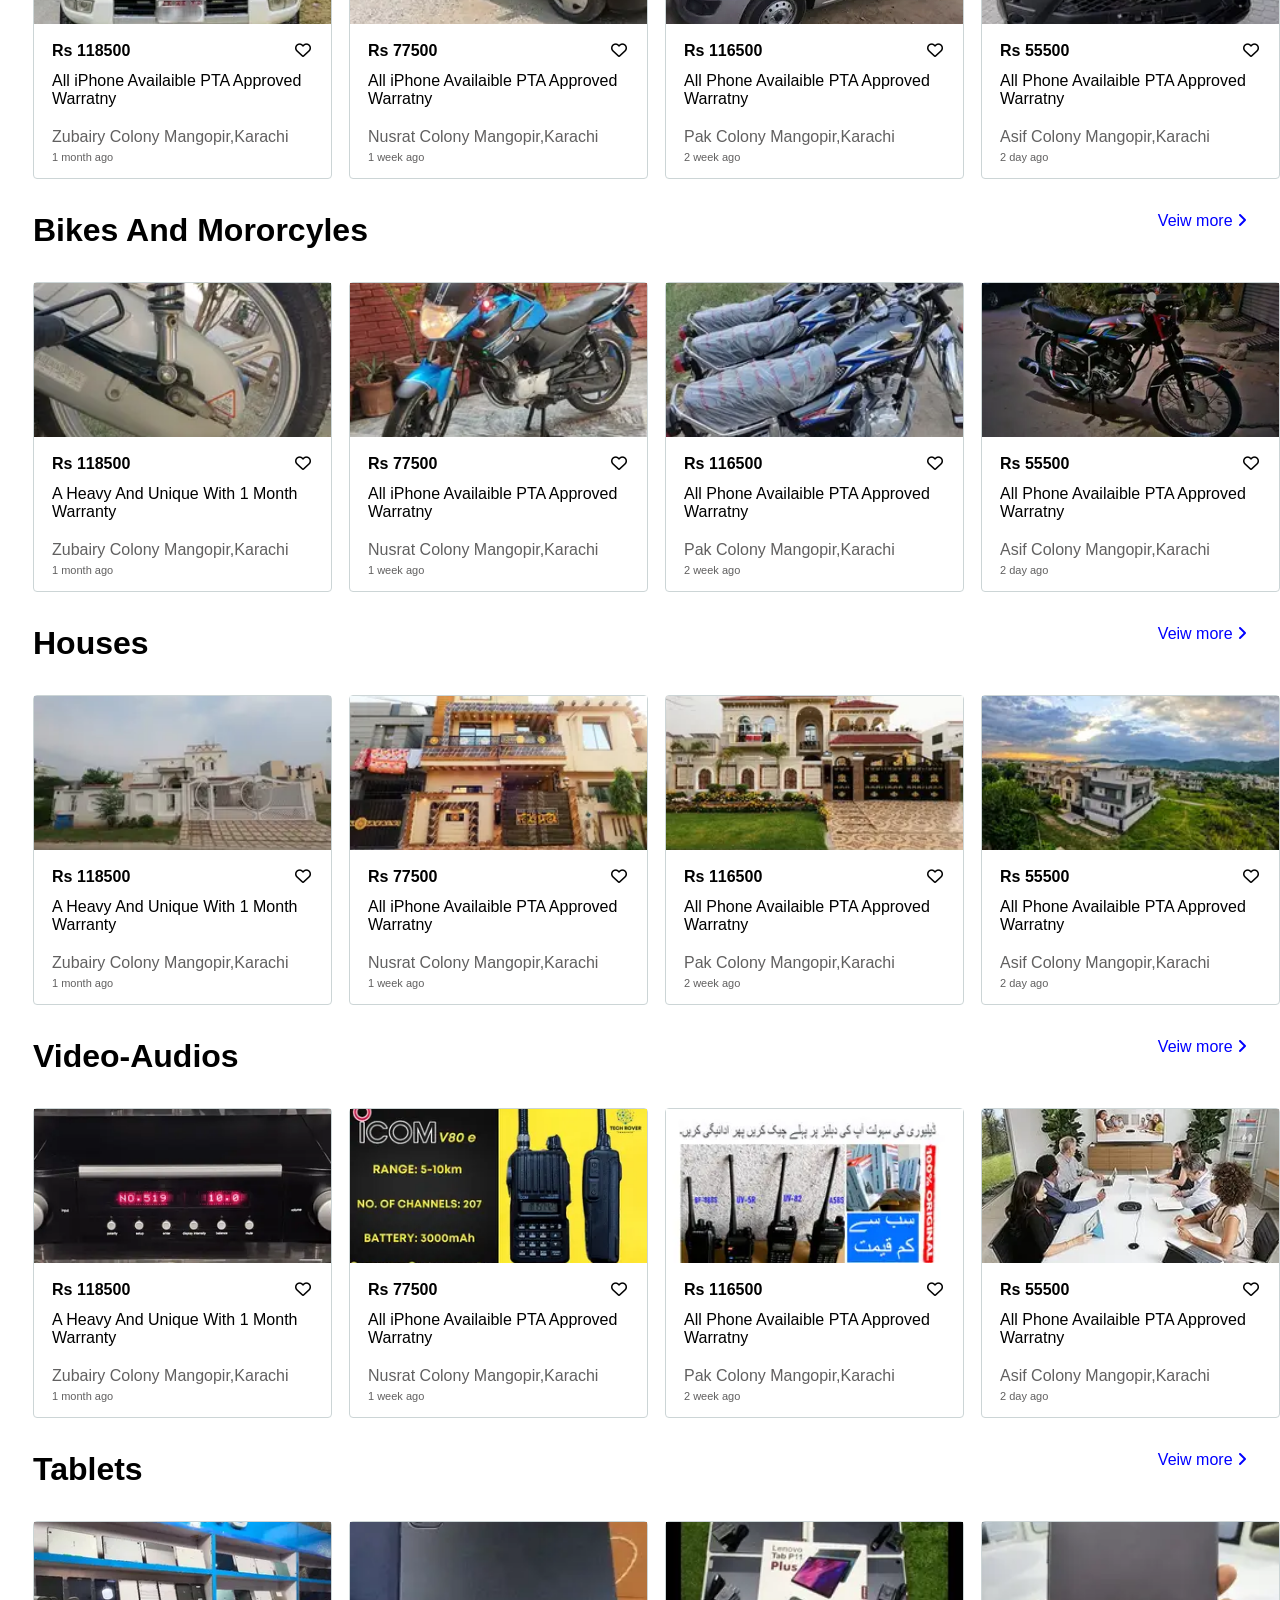
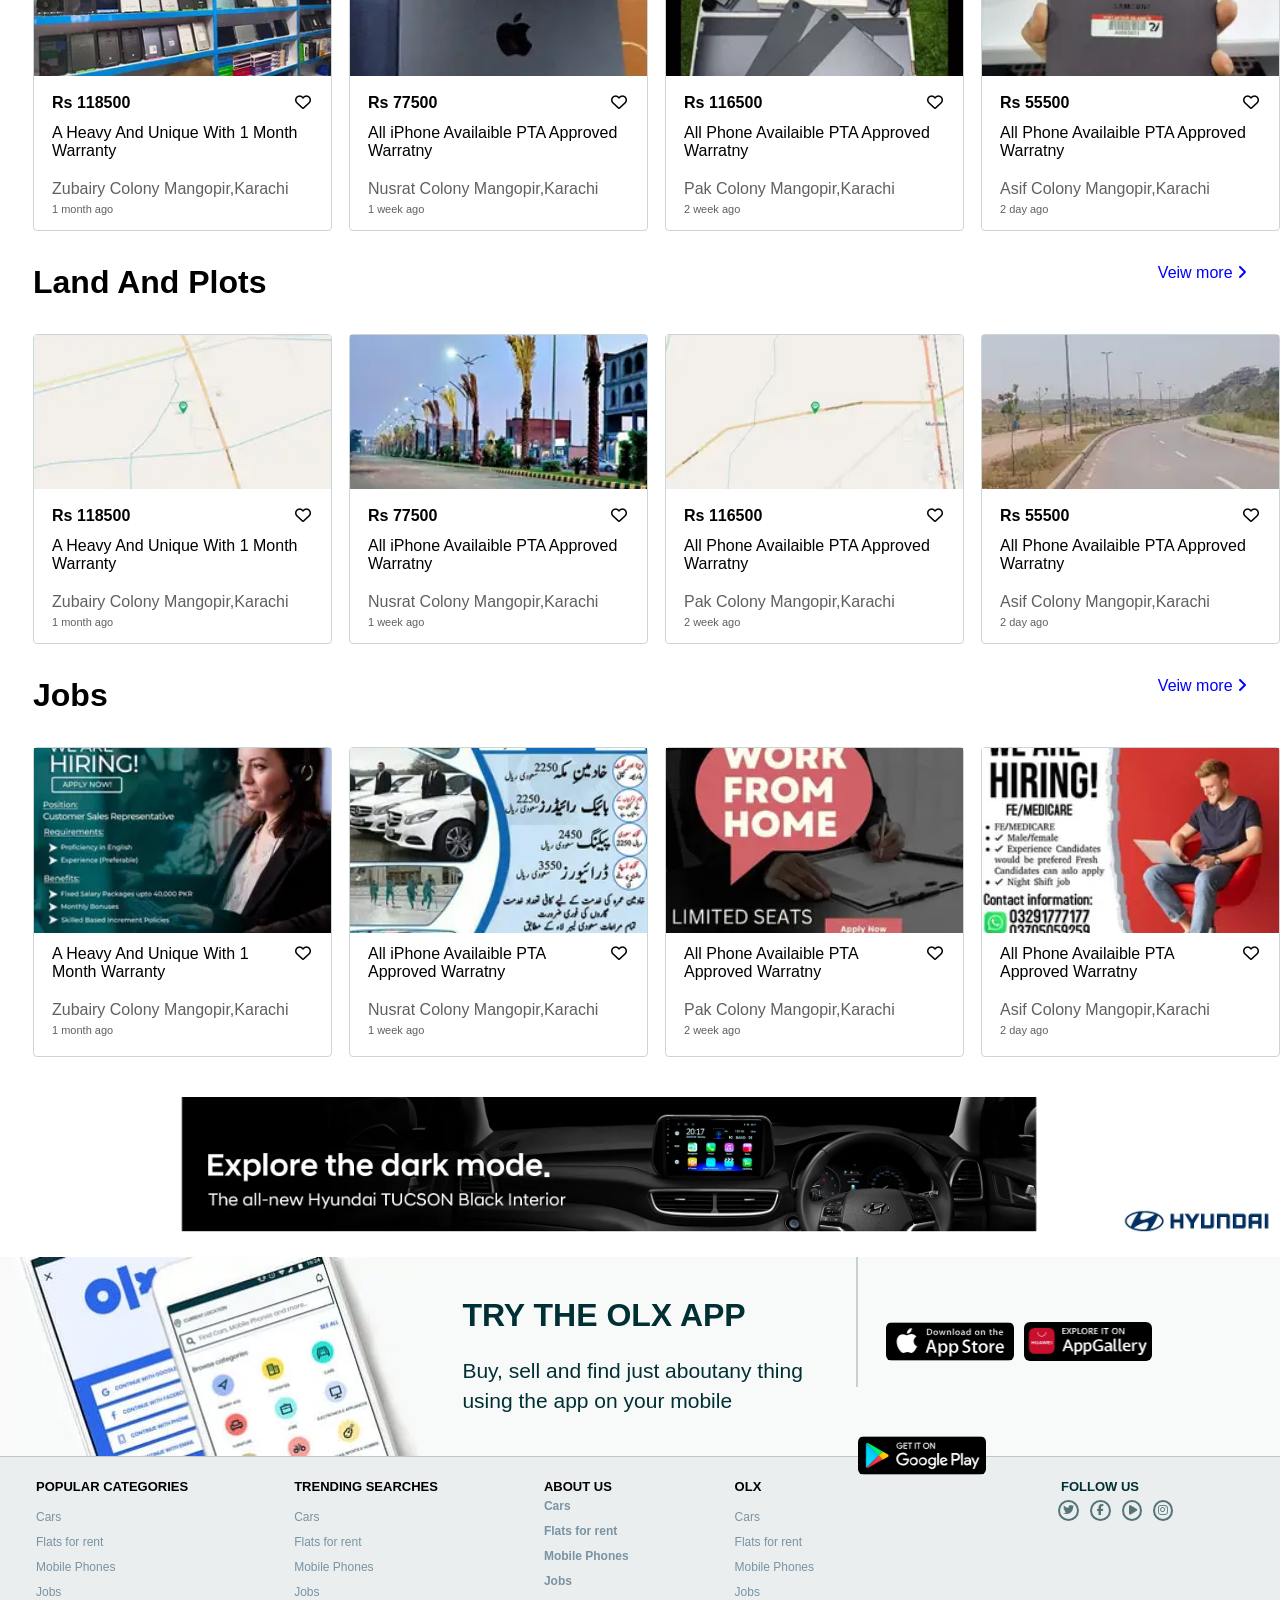
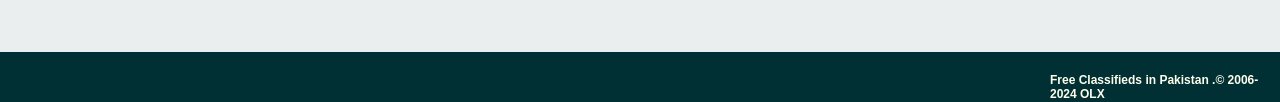
<file: olx,project2/index.html>
<!DOCTYPE html>
<html lang="en">
  <head>
    <meta charset="UTF-8" />
    <meta name="viewport" content="width=device-width, initial-scale=1.0" />
    <title>OLX.COM</title>
    <link
      rel="stylesheet"
      href="https://cdnjs.cloudflare.com/ajax/libs/font-awesome/6.6.0/css/all.min.css"
      integrity="sha512-Kc323vGBEqzTmouAECnVceyQqyqdsSiqLQISBL29aUW4U/M7pSPA/gEUZQqv1cwx4OnYxTxve5UMg5GT6L4JJg=="
      crossorigin="anonymous"
      referrerpolicy="no-referrer"
    />
    <link rel="stylesheet" href="style.css" />
  </head>
  <body>
    
    <div class="header">
      <div class="top-bar-item">
        <img src="./images/olx1.png" alt="" / width="65px">
      </div>
      <div class="top-bar-item2">
        <a href=""><i class="fa-solid fa-car"></i> Motors</a>
      </div>
      <div class="top-bar-item2">
        <a href=""><i class="fa-regular fa-building"></i> Property</a>
      </div>
    </div>

    <div class="header2">
      <div class="first">
        <i class="fa-solid fa-location-dot"></i>
        <select name="" id="">
          <option value="">Islamabad</option>
          <option value="">Karachi</option>
          <option value="">Multan</option>
          <option value="">Lahore</option>
          <option value="">Faislabad</option>
          <option value="">Rawalpindi</option>
        </select>
      </div>

      <div class="search">
        <input
          type="search"
          placeholder="Find Cars,Mobile Phones and More..."
        /><i class="fa-solid fa-magnifying-glass"></i>
        <button class="Login">Login</button>
      </div>
      <div class="sell-border">
        <p><i class="fa-solid fa-plus"></i> Sell</p>
      </div>
    </div>

    <div class="header3">
      <ul>
        <span>
          <li class="hello">
            ALL CATEGORIES <i class="fa-solid fa-angle-down"></i>
          </li>
        </span>
        <li>Mobile Phones</li>
        <li>Cars</li>
        <li>Motorcyles</li>
        <li>Houses</li>
        <li>Video-Audios</li>
        <li>Tablets</li>
        <li>Land & Plots</li>
      </ul>
    </div>

    <div class="img1"></div>

    <div class="img2"></div>
  <div class="heading">
    <h1>All categories</h1>
  </div>
    <div class="all-catogaries">
      
    
        <div class="first-img">
          <img src="images/img3.png" alt="" />
          <pre>  Mobiles</pre>
        </div>

        <div class="second-img">
          <img src="images/img4.png"" />
          <pre>  Vehicle</pre>
        </div>
        <div class="third-img">
          <img src="images/img5.png" alt="" />
          <pre>Property for
    Sale</pre>
        </div>
        <div class="fouth-img">
          <img src="images/img6.png" alt="" />
          <pre>Property For
     Rent</pre>
        </div>
        <div class="fifth-img">
          <img src="images/img7.png" alt="" />
          <pre>Eloctronics &
      Home
  Appliances</pre>
        </div>
        <div class="sixth-img">
          <img src="images/img8.png" alt="" />
          <pre>    Bikes</pre>
        </div>
        <div class="seventh-img">
          <img src="images/img9.png" alt="" />
          <pre>  Buisness
industrial &
agriculture
          </pre>
        </div>
        <div class="eigth-img">
          <img src="images/img10.png" alt="" />
          <pre>Services</pre>
        </div>
        <div class="nine-img">
          <img src="images/img11.png" alt="" />
          <pre>     Jobs</pre>
        </div>
        <div class="ten-img">
          <img src="images/img12.png" alt="" />
          <pre>  Animals</pre>
        </div>
        <div class="eleven-img">
          <img src="images/img13.png" alt="" />
          <pre> Furniture &
Home Decor
          </pre>
        </div>
        <div class="tewelve-img">
          <img src="images/img14.png" alt="" />
          <pre>Fashion &
  Beauty
          </pre>
        </div>
        <div class="thirteen-img">
          <img src="images/img15.png" alt="" />
          <pre>Book, Sports
  & Hobies
          </pre>
        </div>
        <div class="fourteen-img">
          <img src="images/img16.png" alt="" />
          <pre>     Kids</pre>
        </div>
      </div>
    </div>


<div class="cards-1">
  <h1>Mobile Phone</h1>
<p>Veiw more  <i class="fa-solid fa-angle-right"></i></p>
</div>

<div class="card-parent-1">
<div class="card1">
  <div class="img1-1">
    
  </div>
 <div class="text1"> <p >Rs 8500</p> <i class="fa-regular fa-heart"></i></div>
  <div class="text2"><p>All iPhone Availaible PTA Approved Warratny</p></div>
<div class="text3">  <p>Zubairy Colony Mangopir,Karachi</p></div>
<div class="text4">  <p>1 month ago</p></div>

  </div>

  <div class="card2">
    <div class="img2-2">
      
    </div>
   <div class="text1"> <p >Rs 7500</p> <i class="fa-regular fa-heart"></i></div>
    <div class="text2"><p>All iPhone Availaible PTA Approved Warratny</p></div>
  <div class="text3">  <p>Nusrat Colony Mangopir,Karachi</p></div>
  <div class="text4">  <p>1 week ago</p></div>
  
    </div>

    <div class="card3">
      <div class="img3-3">
        
      </div>
     <div class="text1"> <p >Rs 6500</p> <i class="fa-regular fa-heart"></i></div>
      <div class="text2"><p>All Phone Availaible PTA Approved Warratny</p></div>
    <div class="text3">  <p>Pak Colony Mangopir,Karachi</p></div>
    <div class="text4">  <p>2 week ago</p></div>
    
      </div>

      <div class="card4">
        <div class="img4-4">
          
        </div>
       <div class="text1"> <p >Rs 5500</p> <i class="fa-regular fa-heart"></i></div>
        <div class="text2"><p>All Phone Availaible PTA Approved Warratny</p></div>
      <div class="text3">  <p>Asif Colony Mangopir,Karachi</p></div>
      <div class="text4">  <p>2 day ago</p></div>
      
        </div>

  </div>

  <div class="cards-1">
    <h1>Cars </h1>
  <p>Veiw more  <i class="fa-solid fa-angle-right"></i></p>
  </div>
  
  <div class="card-parent-2">
  <div class="card1">
    <div class="img11">
      
    </div>
   <div class="text1"> <p >Rs 118500</p> <i class="fa-regular fa-heart"></i></div>
    <div class="text2"><p>All iPhone Availaible PTA Approved Warratny</p></div>
  <div class="text3">  <p>Zubairy Colony Mangopir,Karachi</p></div>
  <div class="text4">  <p>1 month ago</p></div>
  
    </div>
  
    <div class="card2">
      <div class="img22">
        
      </div>
     <div class="text1"> <p >Rs 77500</p> <i class="fa-regular fa-heart"></i></div>
      <div class="text2"><p>All iPhone Availaible PTA Approved Warratny</p></div>
    <div class="text3">  <p>Nusrat Colony Mangopir,Karachi</p></div>
    <div class="text4">  <p>1 week ago</p></div>
    
      </div>
  
      <div class="card3">
        <div class="img33">
          
        </div>
       <div class="text1"> <p>Rs 116500 </p> <i class="fa-regular fa-heart"></i></div>
        <div class="text2"><p>All Phone Availaible PTA Approved Warratny</p></div>
      <div class="text3">  <p>Pak Colony Mangopir,Karachi</p></div>
      <div class="text4">  <p>2 week ago</p></div>
      
        </div>
  
        <div class="card4">
          <div class="img44">
            
          </div>
         <div class="text1"> <p >Rs 55500</p> <i class="fa-regular fa-heart"></i></div>
          <div class="text2"><p>All Phone Availaible PTA Approved Warratny</p></div>
        <div class="text3">  <p>Asif Colony Mangopir,Karachi</p></div>
        <div class="text4">  <p>2 day ago</p></div>
        
          </div>
  
    </div>


    <div class="cards-1">
      <h1>Bikes And Mororcyles </h1>
    <p>Veiw more  <i class="fa-solid fa-angle-right"></i></p>
    </div>
    
    <div class="card-parent-3">
    <div class="card1">
      <div class="img111">
        
      </div>
     <div class="text1"> <p >Rs 118500</p> <i class="fa-regular fa-heart"></i></div>
      <div class="text2"><p>A Heavy And Unique With 1 Month Warranty</p></div>
    <div class="text3">  <p>Zubairy Colony Mangopir,Karachi</p></div>
    <div class="text4">  <p>1 month ago</p></div>
    
      </div>
    
      <div class="card2">
        <div class="img222">
          
        </div>
       <div class="text1"> <p >Rs 77500</p> <i class="fa-regular fa-heart"></i></div>
        <div class="text2"><p>All iPhone Availaible PTA Approved Warratny</p></div>
      <div class="text3">  <p>Nusrat Colony Mangopir,Karachi</p></div>
      <div class="text4">  <p>1 week ago</p></div>
      
        </div>
    
        <div class="card3">
          <div class="img333">
            
          </div>
         <div class="text1"> <p>Rs 116500 </p> <i class="fa-regular fa-heart"></i></div>
          <div class="text2"><p>All Phone Availaible PTA Approved Warratny</p></div>
        <div class="text3">  <p>Pak Colony Mangopir,Karachi</p></div>
        <div class="text4">  <p>2 week ago</p></div>
        
          </div>
    
          <div class="card4">
            <div class="img444">
              
            </div>
           <div class="text1"> <p >Rs 55500</p> <i class="fa-regular fa-heart"></i></div>
            <div class="text2"><p>All Phone Availaible PTA Approved Warratny</p></div>
          <div class="text3">  <p>Asif Colony Mangopir,Karachi</p></div>
          <div class="text4">  <p>2 day ago</p></div>
          
            </div>
    
      </div>

      
    <div class="cards-1">
      <h1>Houses</h1>
    <p>Veiw more  <i class="fa-solid fa-angle-right"></i></p>
    </div>
    
    <div class="card-parent-4">
    <div class="card1">
      <div class="img1111">
        
      </div>
     <div class="text1"> <p >Rs 118500</p> <i class="fa-regular fa-heart"></i></div>
      <div class="text2"><p>A Heavy And Unique With 1 Month Warranty</p></div>
    <div class="text3">  <p>Zubairy Colony Mangopir,Karachi</p></div>
    <div class="text4">  <p>1 month ago</p></div>
    
      </div>
    
      <div class="card2">
        <div class="img2222">
          
        </div>
       <div class="text1"> <p >Rs 77500</p> <i class="fa-regular fa-heart"></i></div>
        <div class="text2"><p>All iPhone Availaible PTA Approved Warratny</p></div>
      <div class="text3">  <p>Nusrat Colony Mangopir,Karachi</p></div>
      <div class="text4">  <p>1 week ago</p></div>
      
        </div>
    
        <div class="card3">
          <div class="img3333">
            
          </div>
         <div class="text1"> <p>Rs 116500 </p> <i class="fa-regular fa-heart"></i></div>
          <div class="text2"><p>All Phone Availaible PTA Approved Warratny</p></div>
        <div class="text3">  <p>Pak Colony Mangopir,Karachi</p></div>
        <div class="text4">  <p>2 week ago</p></div>
        
          </div>
    
          <div class="card4">
            <div class="img4444">
              
            </div>
           <div class="text1"> <p >Rs 55500</p> <i class="fa-regular fa-heart"></i></div>
            <div class="text2"><p>All Phone Availaible PTA Approved Warratny</p></div>
          <div class="text3">  <p>Asif Colony Mangopir,Karachi</p></div>
          <div class="text4">  <p>2 day ago</p></div>
          
            </div>
    
      </div>

      <div class="cards-1">
        <h1>Video-Audios</h1>
      <p>Veiw more  <i class="fa-solid fa-angle-right"></i></p>
      </div>
      
      <div class="card-parent-5">
      <div class="card1">
        <div class="img11111">
          
        </div>
       <div class="text1"> <p >Rs 118500</p> <i class="fa-regular fa-heart"></i></div>
        <div class="text2"><p>A Heavy And Unique With 1 Month Warranty</p></div>
      <div class="text3">  <p>Zubairy Colony Mangopir,Karachi</p></div>
      <div class="text4">  <p>1 month ago</p></div>
      
        </div>
      
        <div class="card2">
          <div class="img22222">
            
          </div>
         <div class="text1"> <p >Rs 77500</p> <i class="fa-regular fa-heart"></i></div>
          <div class="text2"><p>All iPhone Availaible PTA Approved Warratny</p></div>
        <div class="text3">  <p>Nusrat Colony Mangopir,Karachi</p></div>
        <div class="text4">  <p>1 week ago</p></div>
        
          </div>
      
          <div class="card3">
            <div class="img33333">
              
            </div>
           <div class="text1"> <p>Rs 116500 </p> <i class="fa-regular fa-heart"></i></div>
            <div class="text2"><p>All Phone Availaible PTA Approved Warratny</p></div>
          <div class="text3">  <p>Pak Colony Mangopir,Karachi</p></div>
          <div class="text4">  <p>2 week ago</p></div>
          
            </div>
      
            <div class="card4">
              <div class="img44444">
                
              </div>
             <div class="text1"> <p >Rs 55500</p> <i class="fa-regular fa-heart"></i></div>
              <div class="text2"><p>All Phone Availaible PTA Approved Warratny</p></div>
            <div class="text3">  <p>Asif Colony Mangopir,Karachi</p></div>
            <div class="text4">  <p>2 day ago</p></div>
            
              </div>
      
        </div>

        <div class="cards-1">
          <h1>Tablets</h1>
        <p>Veiw more  <i class="fa-solid fa-angle-right"></i></p>
        </div>

        <div class="card-parent-6">
          <div class="card1">
            <div class="img111111">
              
            </div>
           <div class="text1"> <p >Rs 118500</p> <i class="fa-regular fa-heart"></i></div>
            <div class="text2"><p>A Heavy And Unique With 1 Month Warranty</p></div>
          <div class="text3">  <p>Zubairy Colony Mangopir,Karachi</p></div>
          <div class="text4">  <p>1 month ago</p></div>
          
            </div>
          
            <div class="card2">
              <div class="img222222">
                
              </div>
             <div class="text1"> <p >Rs 77500</p> <i class="fa-regular fa-heart"></i></div>
              <div class="text2"><p>All iPhone Availaible PTA Approved Warratny</p></div>
            <div class="text3">  <p>Nusrat Colony Mangopir,Karachi</p></div>
            <div class="text4">  <p>1 week ago</p></div>
            
              </div>
          
              <div class="card3">
                <div class="img333333">
                  
                </div>
               <div class="text1"> <p>Rs 116500 </p> <i class="fa-regular fa-heart"></i></div>
                <div class="text2"><p>All Phone Availaible PTA Approved Warratny</p></div>
              <div class="text3">  <p>Pak Colony Mangopir,Karachi</p></div>
              <div class="text4">  <p>2 week ago</p></div>
              
                </div>
          
                <div class="card4">
                  <div class="img444444">
                    
                  </div>
                 <div class="text1"> <p >Rs 55500</p> <i class="fa-regular fa-heart"></i></div>
                  <div class="text2"><p>All Phone Availaible PTA Approved Warratny</p></div>
                <div class="text3">  <p>Asif Colony Mangopir,Karachi</p></div>
                <div class="text4">  <p>2 day ago</p></div>
                
                  </div>
          
            </div>

            <div class="cards-1">
              <h1>Land And Plots</h1>
            <p>Veiw more  <i class="fa-solid fa-angle-right"></i></p>
            </div>
    
            <div class="card-parent-7">
              <div class="card1">
                <div class="img1111111">
                  
                </div>
               <div class="text1"> <p >Rs 118500</p> <i class="fa-regular fa-heart"></i></div>
                <div class="text2"><p>A Heavy And Unique With 1 Month Warranty</p></div>
              <div class="text3">  <p>Zubairy Colony Mangopir,Karachi</p></div>
              <div class="text4">  <p>1 month ago</p></div>
              
                </div>
              
                <div class="card2">
                  <div class="img2222222">
                    
                  </div>
                 <div class="text1"> <p >Rs 77500</p> <i class="fa-regular fa-heart"></i></div>
                  <div class="text2"><p>All iPhone Availaible PTA Approved Warratny</p></div>
                <div class="text3">  <p>Nusrat Colony Mangopir,Karachi</p></div>
                <div class="text4">  <p>1 week ago</p></div>
                
                  </div>
              
                  <div class="card3">
                    <div class="img3333333">
                      
                    </div>
                   <div class="text1"> <p>Rs 116500 </p> <i class="fa-regular fa-heart"></i></div>
                    <div class="text2"><p>All Phone Availaible PTA Approved Warratny</p></div>
                  <div class="text3">  <p>Pak Colony Mangopir,Karachi</p></div>
                  <div class="text4">  <p>2 week ago</p></div>
                  
                    </div>
              
                    <div class="card4">
                      <div class="img4444444">
                        
                      </div>
                     <div class="text1"> <p >Rs 55500</p> <i class="fa-regular fa-heart"></i></div>
                      <div class="text2"><p>All Phone Availaible PTA Approved Warratny</p></div>
                    <div class="text3">  <p>Asif Colony Mangopir,Karachi</p></div>
                    <div class="text4">  <p>2 day ago</p></div>
                    
                      </div>
              
                </div>

                <div class="cards-1">
                  <h1>Jobs</h1>
                <p>Veiw more  <i class="fa-solid fa-angle-right"></i></p>
                </div>
        
                <div class="card-parent-8">
                  <div class="card1">
                    <div class="img11111111">
                      
                    </div>
                   <!-- <div class="text1"> <p >Rs 118500</p> <i class="fa-regular fa-heart"></i></div> -->
                    <div class="text22"><p>A Heavy And Unique With 1 Month Warranty</p> <i class="fa-regular fa-heart"></i></div>
                  <div class="text33">  <p>Zubairy Colony Mangopir,Karachi</p></div>
                  <div class="text44">  <p>1 month ago</p></div>
                  
                    </div>
                  
                    <div class="card2">
                      <div class="img22222222">
                        
                      </div>
                     <!-- <div class="text1"> <p >Rs 77500</p> <i class="fa-regular fa-heart"></i></div> -->
                      <div class="text22"><p>All iPhone Availaible PTA Approved Warratny</p>  <i class="fa-regular fa-heart"></i></div>
                    <div class="text33">  <p>Nusrat Colony Mangopir,Karachi</p></div>
                    <div class="text44">  <p>1 week ago</p></div>
                    
                      </div>
                  
                      <div class="card3">
                        <div class="img33333333">
                          
                        </div>
                       <!-- <div class="text11"> <p>Rs 116500 </p> <i class="fa-regular fa-heart"></i></div> -->
                        <div class="text22"><p>All Phone Availaible PTA Approved Warratny</p> <i class="fa-regular fa-heart"></i></div>
                      <div class="text33">  <p>Pak Colony Mangopir,Karachi</p></div>
                      <div class="text44">  <p>2 week ago</p></div>
                      
                        </div>
                  
                        <div class="card4">
                          <div class="img44444444">
                            
                          </div>
                         <!-- <div class="text11"> <p >Rs 55500</p> <i class="fa-regular fa-heart"></i></div> -->
                          <div class="text22"><p>All Phone Availaible PTA Approved Warratny</p> <i class="fa-regular fa-heart"></i></div>
                        <div class="text33">  <p>Asif Colony Mangopir,Karachi</p></div>
                        <div class="text44">  <p>2 day ago</p></div>
                        
                          </div>
                  
                    </div>

                    <div class="img-2"></div>

              
                    <div class="bottom1">

<div class="bottom-img">

</div>
<div class="bottom-text">
  <h1>TRY THE OLX APP</h1>
  <p>Buy, sell and find just aboutany thing using the app on your mobile</p>
</div>


<div class="last-img">
  
  <div class="image1">
  
  </div>
  <div class="image2">
    
  </div>
  <div class="image3">
    
  </div>            



  </div>

            </div>

<div class="bottom2">
              <div class="list-parent">

<div class="list1">
  <ul>
    <div class="heading"> <p>POPULAR CATEGORIES</p></div>
        <li>Cars</li>
    <li>Flats for rent</li>
    <li>Mobile Phones</li>
    <li>Jobs</li>
  </ul>
</div>

<div class="list1">
  <ul>
    <div class="heading"> <p>TRENDING SEARCHES</p></div>
        <li>Cars</li>
    <li>Flats for rent</li>
    <li>Mobile Phones</li>
    <li>Jobs</li>
  </ul>
</div>

<div class="list1">
  <ul>
   <div class="heading"> <p>ABOUT US</li></p>
    <li>Cars</li>
    <li>Flats for rent</li>
    <li>Mobile Phones</li>
    <li>Jobs</li>
  </ul>
</div>
      
<div class="list1">
  <ul>
    <div class="heading"> <p>OLX</p></div>
        <li>Cars</li>
    <li>Flats for rent</li>
    <li>Mobile Phones</li>
    <li>Jobs</li>
  </ul>
</div>

<div class="follow">
  
  
 <div class="for-logos">
  <p>FOLLOW US</p>

  <!-- </div> -->
  
  
    <i class="fa-brands fa-twitter"></i>
  <i class="fa-brands fa-facebook-f"></i>
  <i class="fa-solid fa-play"></i>
  <i class="fa-brands fa-instagram"></i>
 </div>


  
</div>


</div>

<div class="the-last">
  <p>Free Classifieds in Pakistan .© 2006-2024 OLX</p>
</div>

  </body>
</html>
</file>
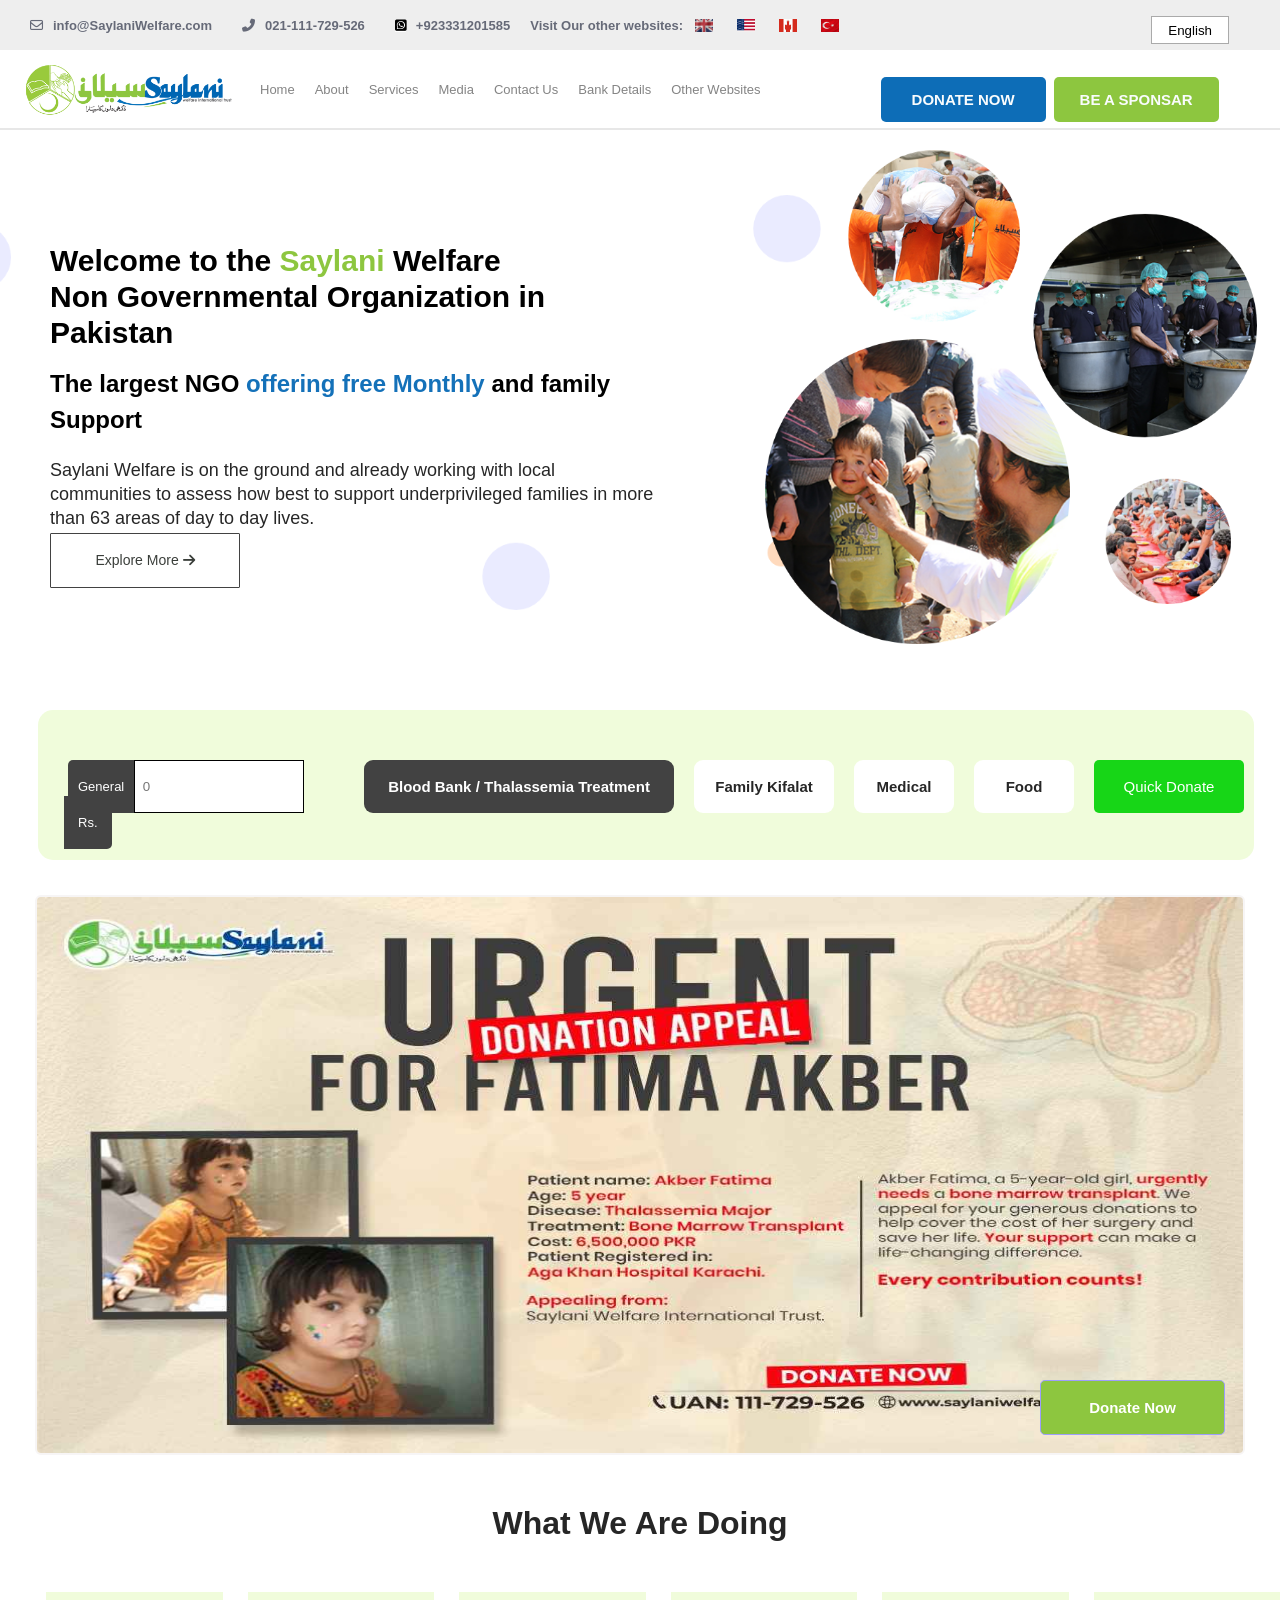
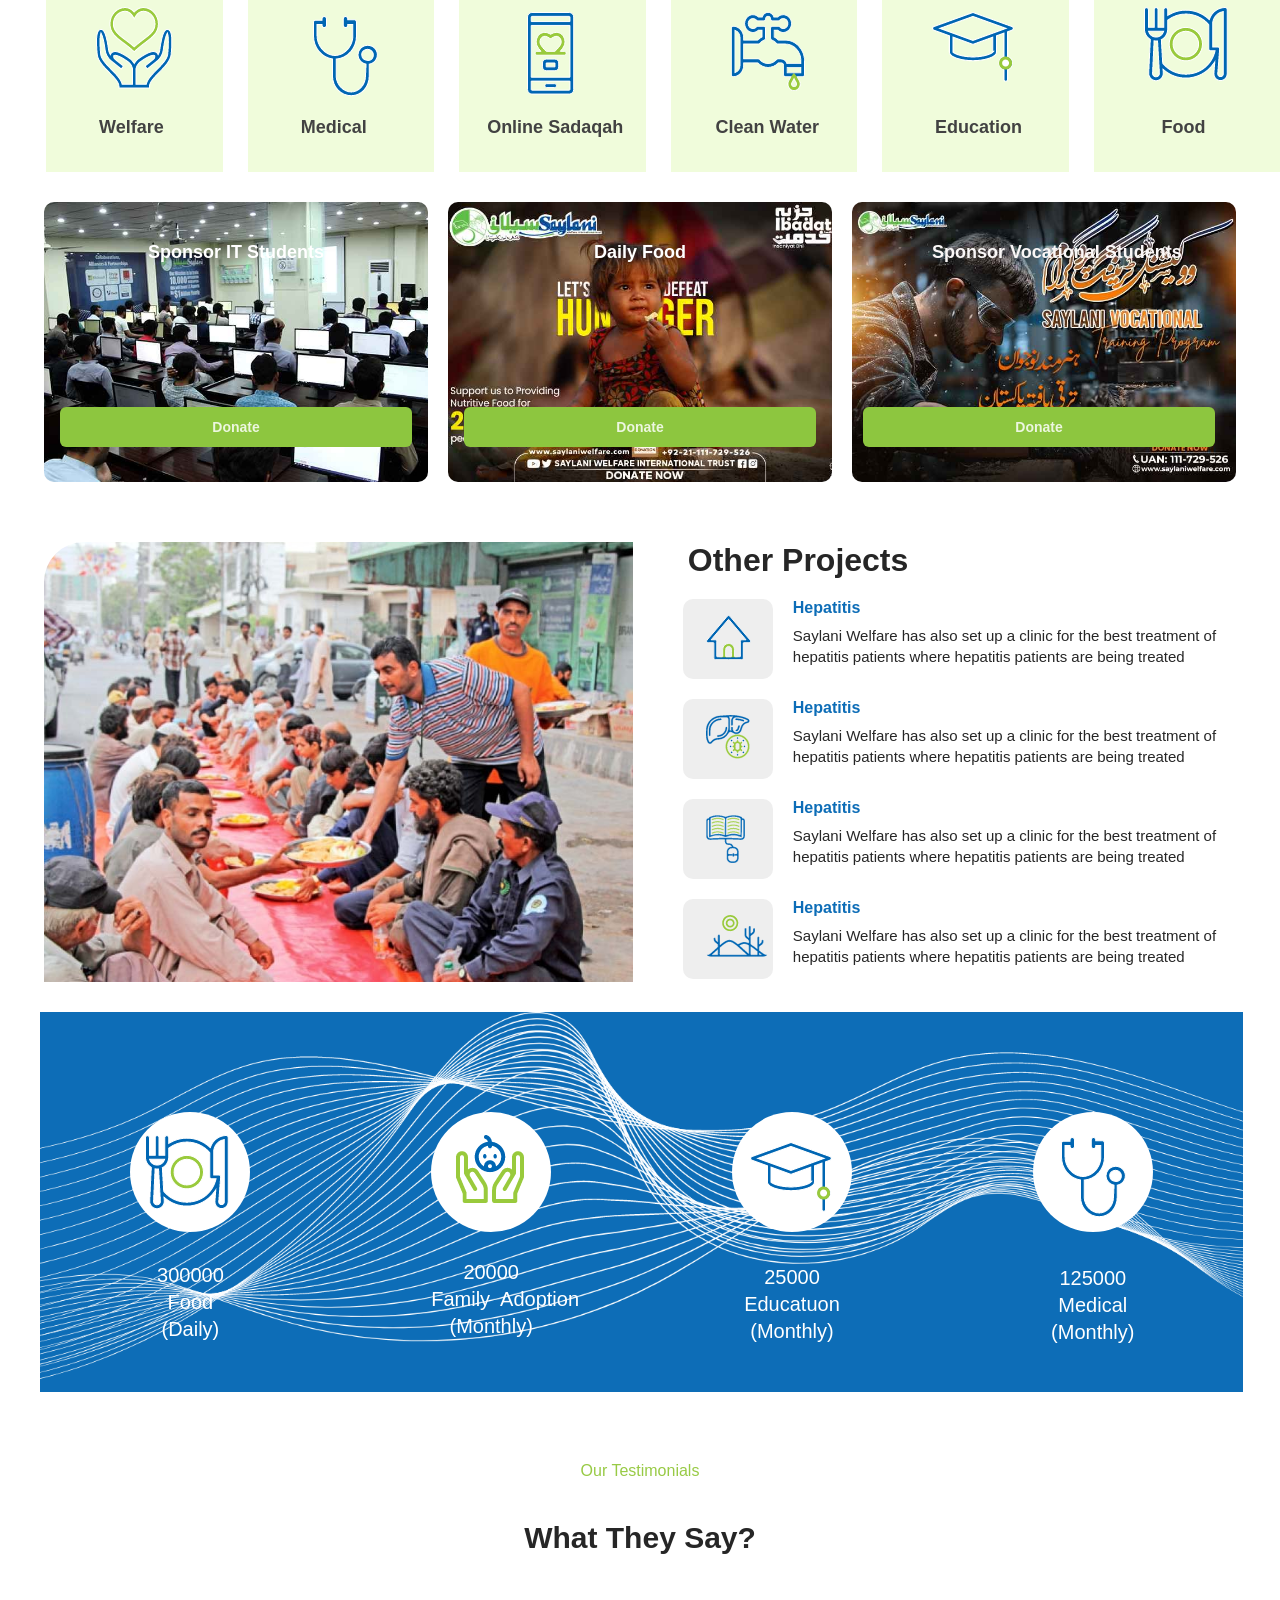
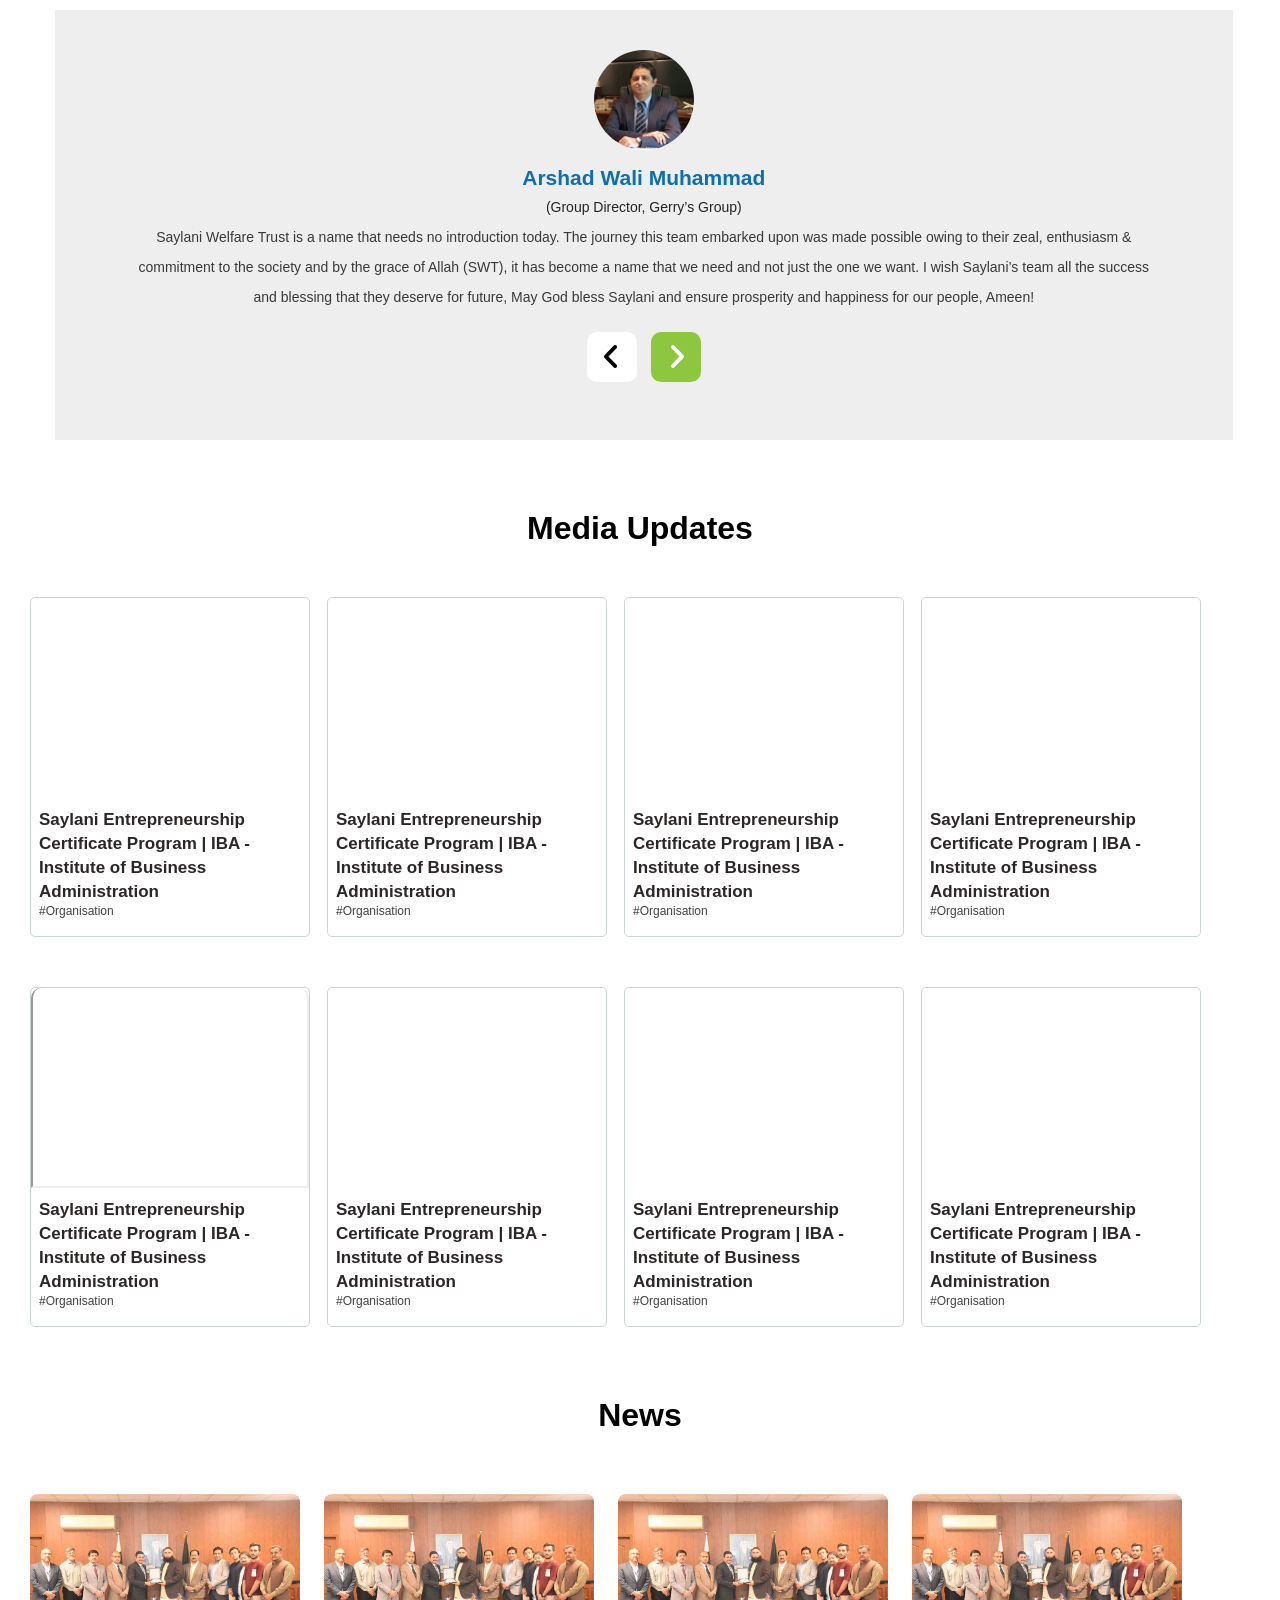
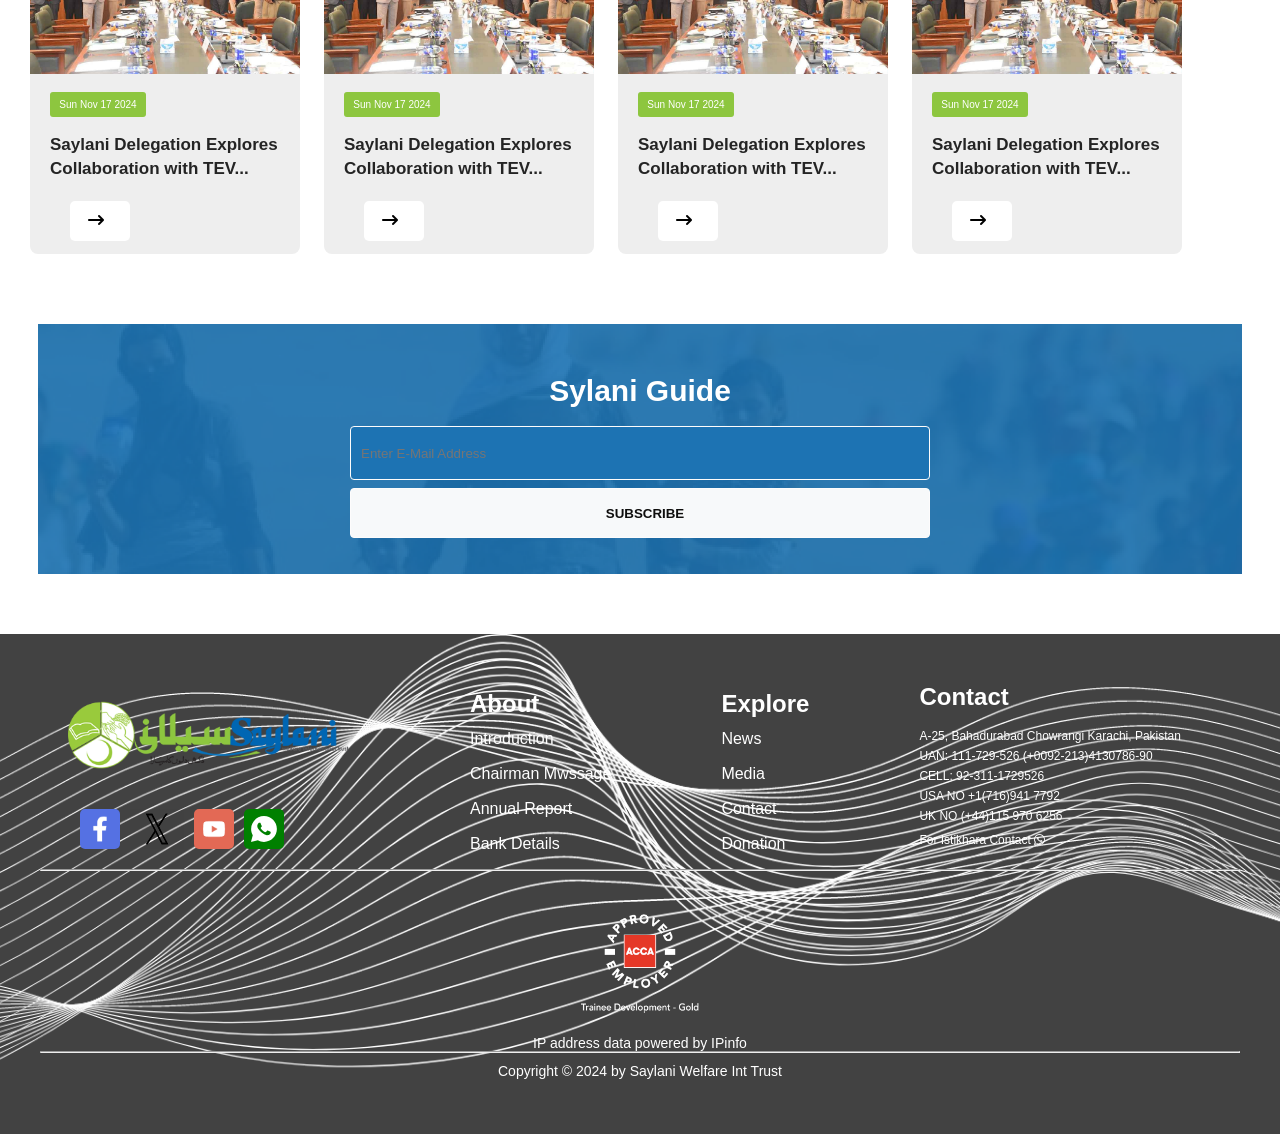
<file: saylani,project3/index.html>
<!DOCTYPE html>
<html lang="en">
  <head>
    <meta charset="UTF-8" />
    <meta name="viewport" content="width=device-width, initial-scale=1.0" />
    <title>SAYLANI</title>
    <link rel="stylesheet" href="style.css" />

    <link
      rel="stylesheet"
      href="https://cdnjs.cloudflare.com/ajax/libs/font-awesome/6.6.0/css/all.min.css"
      integrity="sha512-Kc323vGBEqzTmouAECnVceyQqyqdsSiqLQISBL29aUW4U/M7pSPA/gEUZQqv1cwx4OnYxTxve5UMg5GT6L4JJg=="
      crossorigin="anonymous"
      referrerpolicy="no-referrer"
    />
  </head>
  <body>
    <div class="nav1">
      <ul>
        <li><i class="fa-regular fa-envelope"></i> info@SaylaniWelfare.com</li>
        <li><i class="fa-solid fa-phone-flip"></i> 021-111-729-526</li>
        <li><i class="fa-brands fa-square-whatsapp"></i> +923331201585</li>
        <li>Visit Our other websites:</li>
        <p><img src="images/uk.webp" alt="" /></p>
        <p><img src="images/america.webp" alt="" /></p>
        <p><img src="images/canada.webp" alt="" /></p>
        <p><img src="images/turjey.jpg" alt="" /></p>
        <div class="button1"><button>English</button></div>
      </ul>
    </div>

    <div class="nav2">
      <ul>
        <li><img src="images/saylani logo.png" alt="" /></li>

        <li>Home</li>
        <li>About</li>
        <li>Services</li>
        <li>Media</li>
        <li>Contact Us</li>
        <li>Bank Details</li>
        <li>Other Websites</li>
        <div class="buttons">
          <div class="button2">
            <button>DONATE NOW</button>
          </div>

          <div class="button3">
            <button>BE A SPONSAR</button>
          </div>
        </div>
      </ul>
    </div>
    <div class="paras">
      <div class="para1">
        <p>
          Welcome to the <span class="special">Saylani</span> Welfare <br />
          Non Governmental Organization in <br />
          Pakistan
        </p>
        <p class="last2">
          The largest NGO
          <span class="special2">offering free Monthly</span> and family Support
        </p>
        <p class="last">
          Saylani Welfare is on the ground and already working with local <br />
          communities to assess how best to support underprivileged families in
          more <br />
          than 63 areas of day to day lives.
        </p>
        <button>Explore More <i class="fa-solid fa-arrow-right"></i></button>
      </div>

      <div class="para2">
        <img src="images/img1.png" alt="" />
      </div>
    </div>
    <div class="nav3">
      <div class="list1">
        <ul>
          <div class="payment-sec">
            <li>
              <span class="general">General</span>
              <input type="number" placeholder="0" />
              <span class="rs"> Rs.</span>
            </li>
          </div>
          <div class="blood-sec">
            <li><button>Blood Bank / Thalassemia Treatment</button></li>
          </div>
          <div class="family-sec">
            <li><button>Family Kifalat</button></li>
          </div>
          <div class="medical-sec">
            <li><button>Medical</button></li>
          </div>
          <div class="food-sec">
            <li><button>Food</button></li>
          </div>
          <div class="donate-sec">
            <li><button>Quick Donate</button></li>
          </div>
        </ul>
      </div>
    </div>

    <div class="img-container">
      <img src="./images/img3.jpg" alt="" />
      <div class="btn-1">
        <button>Donate Now</button>
      </div>
    </div>
    <div class="heading">
      <h1>What We Are Doing</h1>
    </div>
    <div class="parent-container">
      <div class="welfare1">
        <div class="para-1">Welfare</div>
        <img src="images/img4.png" alt="" / Welfare>
      </div>
      <div class="welfare2">
        <div class="para-2">Medical</div>
        <img src="images/img5.png" alt="" />
      </div>
      <div class="welfare3">
        <img src="images/img6.png" alt="" />
        <div class="para-3">Online Sadaqah</div>
      </div>
      <div class="welfare4">
        <div class="para-4">Clean Water</div>
        <img src="images/img7.png" alt="" />
      </div>
      <div class="welfare5">
        <div class="para-5">Education</div>
        <img src="images/img8.png" alt="" />
      </div>
      <div class="welfare6">
        <div class="para-6">Food</div>
        <img src="images/img9.png" alt="" />
      </div>
    </div>

    <div class="tripple-img">
      <div class="first-1">
        <p>Sponsor IT Students</p>
        <button>Donate</button>
      </div>
      <div class="first-2">
        <p>Daily Food</p>
        <button>Donate</button>
      </div>
      <div class="first-3">
        <p>Sponsor Vocational Students</p>

        <button>Donate</button>
      </div>
    </div>
    <div class="the-container">
      <div class="img-contain"></div>

      <div class="line-img">
        <div class="heading-1"><h1>Other Projects</h1></div>
        <div class="parent">
          <div class="img-1">
            <img src="images/line-1.png" alt="" />
          </div>
          <div class="img-detail">
            <h4>Hepatitis</h4>
            <p>
              Saylani Welfare has also set up a clinic for the best treatment of
              <br />
              hepatitis patients where hepatitis patients are being treated
            </p>
          </div>
        </div>
        <div class="parent">
          <div class="img-1">
            <img src="images/line-2.png" alt="" />
          </div>
          <div class="img-detail">
            <h4>Hepatitis</h4>
            <p>
              Saylani Welfare has also set up a clinic for the best treatment of
              <br />
              hepatitis patients where hepatitis patients are being treated
            </p>
          </div>
        </div>
        <div class="parent">
          <div class="img-1">
            <img src="images/line-3.png" alt="" />
          </div>
          <div class="img-detail">
            <h4>Hepatitis</h4>
            <p>
              Saylani Welfare has also set up a clinic for the best treatment of
              <br />
              hepatitis patients where hepatitis patients are being treated
            </p>
          </div>
        </div>
       
        <div class="parent">
          <div class="img-1">
            <img src="images/line-4.png" alt="" />
          </div>
          <div class="img-detail">
            <h4>Hepatitis</h4>
            <p>
              Saylani Welfare has also set up a clinic for the best treatment of
              <br />
              hepatitis patients where hepatitis patients are being treated
            </p>
          </div>
        </div>
      </div>
    </div>

    <div class="background">
      <div class="detailsBox">
        <div class="foodBox">
          <img src="images/img9.png" alt="" />
          <div class="textt1">
            <p>300000</p>
            <p>Food</p>
            <p>(Daily)</p>
          </div>
        </div>
        <div class="childBox">
          <img src="images/img12.png" alt="" />
          <div class="textt2">
            <p class="p1">20000</p>
            <pre>Family  Adoption</pre>
            <p>(Monthly)</p>
          </div>
        </div>
        <div class="degreeBox">
          <img src="images/img8.png" alt="" />
          <div class="textt3">
            <p>25000</p>
            <p>Educatuon</p>
            <p>(Monthly)</p>
          </div>
        </div>
        <div class="medicalBox">
          <img src="images/img5.png" alt="" />
          <div class="textt4">
            <p>125000</p>
            <p>Medical</p>
            <p>(Monthly)</p>
          </div>
        </div>
      </div>
    </div>
    <div class="doubleheadings">
      <p>Our Testimonials</p>
      <pre>What They Say?</pre>
    </div>
    <div class="about">
      <img src="images/img13.jpg" alt="" />
      <p class="about1">Arshad Wali Muhammad</p>
      <p class="about2">(Group Director, Gerry’s Group)</p>
      <p class="about3">
        Saylani Welfare Trust is a name that needs no introduction today. The
        journey this team embarked upon was made possible owing to their zeal,
        enthusiasm & <br />
        commitment to the society and by the grace of Allah (SWT), it has become
        a name that we need and not just the one we want. I wish Saylani’s team
        all the success <br />and blessing that they deserve for future, May God
        bless Saylani and ensure prosperity and happiness for our people, Ameen!
      </p>
      <div class="fonts">
        <i class="fa-solid fa-angle-left"></i>

        <i class="fa-solid fa-angle-right"></i>
      </div>
    </div>

    <div class="media">
      <h1>Media Updates</h1>
    </div>

    <div class="media-cards">
      <div class="card-1-1">
        <div class="card-1-video-1">
          <iframe
            width="310"
            height="280"
            src="https://www.youtube.com/embed/SbRUVJslyXc?si=sgWRLh6KQVxy2CHr"
            title="YouTube video player"
            frameborder="0"
            allow="accelerometer; autoplay; clipboard-write; encrypted-media; gyroscope; picture-in-picture; web-share"
            referrerpolicy="strict-origin-when-cross-origin"
            allowfullscreen
          ></iframe>
          <div class="text-1">
            Saylani Entrepreneurship <br />
            Certificate Program | IBA - <br />Institute of Business <br />
            Administration
          </div>
          <p>#Organisation</p>
        </div>
      </div>
      <div class="card-1">
        <div class="card-1-video-1">
          <iframe
            width="310"
            height="280"
            src="https://www.youtube.com/embed/SbRUVJslyXc?si=sgWRLh6KQVxy2CHr"
            title="YouTube video player"
            frameborder="0"
            allow="accelerometer; autoplay; clipboard-write; encrypted-media; gyroscope; picture-in-picture; web-share"
            referrerpolicy="strict-origin-when-cross-origin"
            allowfullscreen
          ></iframe>
          <div class="text-1">
            Saylani Entrepreneurship <br />
            Certificate Program | IBA - <br />Institute of Business <br />
            Administration
          </div>
          <p>#Organisation</p>
        </div>
      </div>
      <div class="card-1">
        <div class="card-1-video-1">
          <iframe
            width="310"
            height="280"
            src="https://www.youtube.com/embed/SbRUVJslyXc?si=sgWRLh6KQVxy2CHr"
            title="YouTube video player"
            frameborder="0"
            allow="accelerometer; autoplay; clipboard-write; encrypted-media; gyroscope; picture-in-picture; web-share"
            referrerpolicy="strict-origin-when-cross-origin"
            allowfullscreen
          ></iframe>
          <div class="text-1">
            Saylani Entrepreneurship <br />
            Certificate Program | IBA - <br />Institute of Business <br />
            Administration
          </div>
          <p>#Organisation</p>
        </div>
      </div>
      <div class="card-1">
        <div class="card-1-video-1">
          <iframe
            width="280"
            height="280"
            src="https://www.youtube.com/embed/SbRUVJslyXc?si=sgWRLh6KQVxy2CHr"
            title="YouTube video player"
            frameborder="0"
            allow="accelerometer; autoplay; clipboard-write; encrypted-media; gyroscope; picture-in-picture; web-share"
            referrerpolicy="strict-origin-when-cross-origin"
            allowfullscreen
          ></iframe>
          <div class="text-1">
            Saylani Entrepreneurship <br />
            Certificate Program | IBA - <br />Institute of Business <br />
            Administration
          </div>
          <p>#Organisation</p>
        </div>
      </div>
    </div>
    <div class="media-cards">
      <div class="card-1-1">
        <div class="card-1-video-1">
          <iframe
             width="310"
            height="280" -->
            src="https://www.youtube.com/embed/SbRUVJslyXc?si=sgWRLh6KQVxy2CHr"
            title="YouTube video player"
            frameborder="0"
            allow="accelerometer; autoplay; clipboard-write; encrypted-media; gyroscope; picture-in-picture; web-share"
            referrerpolicy="strict-origin-when-cross-origin"
            allowfullscreen
          ></iframe>
          <div class="text-1">
            Saylani Entrepreneurship <br />
            Certificate Program | IBA - <br />Institute of Business <br />
            Administration
          </div>
          <p>#Organisation</p>
        </div>
      </div>
      <div class="card-1">
        <div class="card-1-video-1">
          <iframe
            width="310"
            height="280"
            src="https://www.youtube.com/embed/SbRUVJslyXc?si=sgWRLh6KQVxy2CHr"
            title="YouTube video player"
            frameborder="0"
            allow="accelerometer; autoplay; clipboard-write; encrypted-media; gyroscope; picture-in-picture; web-share"
            referrerpolicy="strict-origin-when-cross-origin"
            allowfullscreen
          ></iframe>
          <div class="text-1">
            Saylani Entrepreneurship <br />
            Certificate Program | IBA - <br />Institute of Business <br />
            Administration
          </div>
          <p>#Organisation</p>
        </div>
      </div>
      <div class="card-1">
        <div class="card-1-video-1">
          <iframe
            width="310"
            height="280"
            src="https://www.youtube.com/embed/SbRUVJslyXc?si=sgWRLh6KQVxy2CHr"
            title="YouTube video player"
            frameborder="0"
            allow="accelerometer; autoplay; clipboard-write; encrypted-media; gyroscope; picture-in-picture; web-share"
            referrerpolicy="strict-origin-when-cross-origin"
            allowfullscreen
          ></iframe>
          <div class="text-1">
            Saylani Entrepreneurship <br />
            Certificate Program | IBA - <br />Institute of Business <br />
            Administration
          </div>
          <p>#Organisation</p>
        </div>
      </div>
      <div class="card-1">
        <div class="card-1-video-1">
          <iframe
            width="310"
            height="280"
            src="https://www.youtube.com/embed/SbRUVJslyXc?si=sgWRLh6KQVxy2CHr"
            title="YouTube video player"
            frameborder="0"
            allow="accelerometer; autoplay; clipboard-write; encrypted-media; gyroscope; picture-in-picture; web-share"
            referrerpolicy="strict-origin-when-cross-origin"
            allowfullscreen
          ></iframe>
          <div class="text-1">
            Saylani Entrepreneurship <br />
            Certificate Program | IBA - <br />Institute of Business <br />
            Administration
          </div>
          <p>#Organisation</p>
        </div>
      </div>
    </div>
    <div class="media">
      <h1>News</h1>
    </div>

    <div class="news">
      <div class="card1-1-news">
        <div class="card1-img"></div>
        <div class="news-card1-detail">
          <button>Sun Nov 17 2024</button>
          <p>
            Saylani Delegation Explores <br />
            Collaboration with TEV...
          </p>
          <i class="fa-solid fa-arrow-right-long"></i>
        </div>
      </div>
      <div class="card1-news">
        <div class="card1-img"></div>
        <div class="news-card1-detail">
          <button>Sun Nov 17 2024</button>
          <p>
            Saylani Delegation Explores <br />
            Collaboration with TEV...
          </p>
          <i class="fa-solid fa-arrow-right-long"></i>
        </div>
      </div>
      <div class="card1-news">
        <div class="card1-img"></div>
        <div class="news-card1-detail">
          <button>Sun Nov 17 2024</button>
          <p>
            Saylani Delegation Explores <br />
            Collaboration with TEV...
          </p>
          <i class="fa-solid fa-arrow-right-long"></i>
        </div>
      </div>
      <div class="card1-news">
        <div class="card1-img"></div>
        <div class="news-card1-detail">
          <button>Sun Nov 17 2024</button>
          <p>
            Saylani Delegation Explores <br />
            Collaboration with TEV...
          </p>
          <i class="fa-solid fa-arrow-right-long"></i>
        </div>
      </div>
    </div>
    <div class="sylani-guide">
      <div class="guide-back-img">
        <h1>Sylani Guide</h1>
        <input type="email" name="" id="" / placeholder="Enter E-Mail Address">
        <br />
        <button>SUBSCRIBE</button>
      </div>
    </div>
    <div class="background-image">
      <div class="sub-footer">
        <div class="box1">
       
          <div class="logo-saylani">
            <img src="images/saylani logo.png" alt="" />
          </div>
  
          <div class="app">
            <img class="facebook" src="images/facbooklogo.png" alt="" />
            <img class="twitter" src="images/twitterlogo.png" alt="" />
            <img class="youtube" src="images/youtubelogo.png" alt="" />
            <img class="whatsapp" src="images/whatsapplogo.svg" alt="" />
          </div>
  
        </div>
        <div class="box2">
        <ul>
          <li><h2>About</h2></li>
          <li>Introduction</li>
          <li>Chairman Mwssage</li>
          <li>Annual Report</li>
          <li>Bank Details</li>
        </ul>
      </div>
      <div class="box2">
        <ul>
          <li><h2>Explore</h2></li>
          <li>News</li>
          <li>Media</li>
          <li>Contact</li>
          <li>Donation</li>
        </ul>
      </div>
      <div class="box3">
        <ul>
          <li><h1>Contact</h1></li>
          <li class="contact1">A-25, Bahadurabad Chowrangi Karachi, Pakistan</li>
          <li>UAN: 111-729-526 (+0092-213)4130786-90</li>
          <li>CELL: 92-311-1729526</li>
          <li>USA NO +1(716)941 7792</li>
          <li>UK NO (+44)115 970 6256</li>
          <li>For Istikhara Contact <i class="fa-brands fa-whatsapp"></i></li>
        </ul>
      </div>
      
      </div>
    <hr class="line">
    <div class="last-img">
      <img src="images/img19.png" alt="">

   </div>
   

<div class="bottom-para">
  <p>IP address data powered by IPinfo</p>
</div>
<hr class="line3">
<div class="bottom-para">
  <p>Copyright © 2024 by Saylani Welfare Int Trust</p>
</div>
  </body>
</html>
</file>
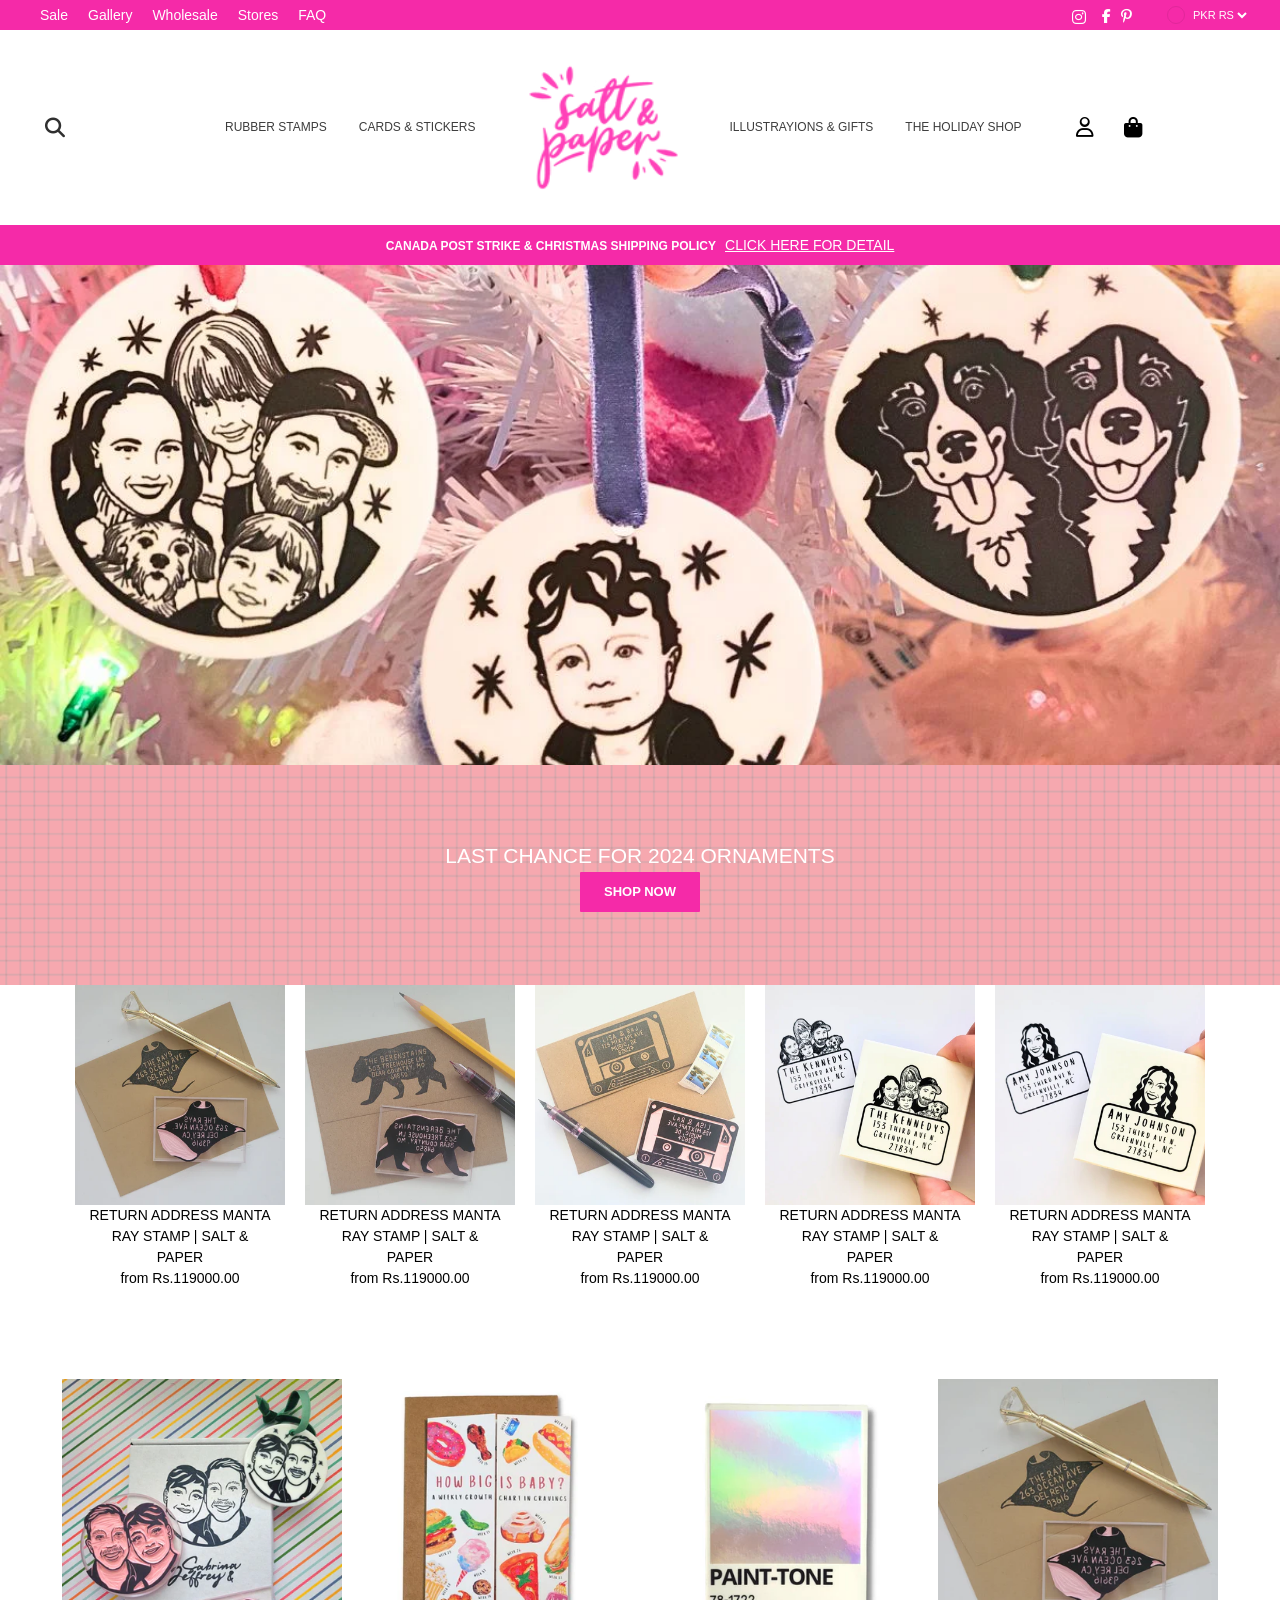
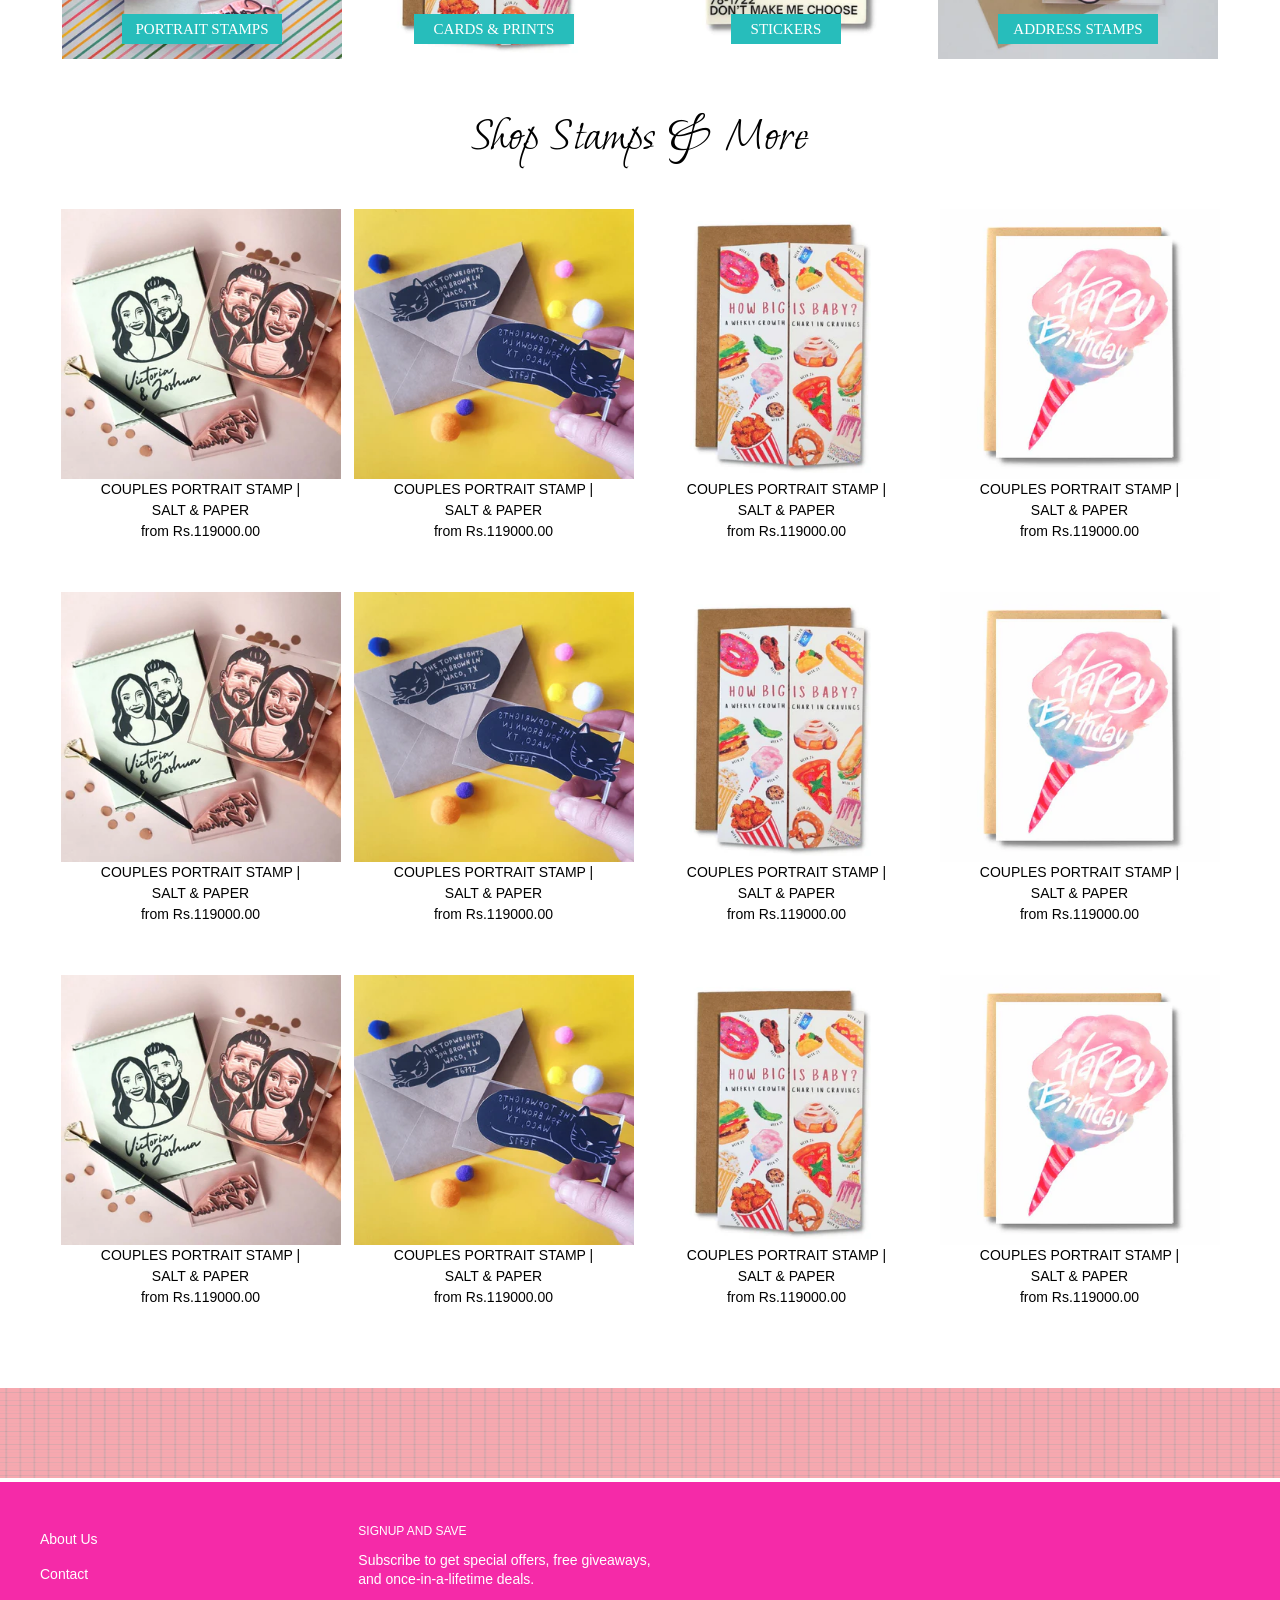
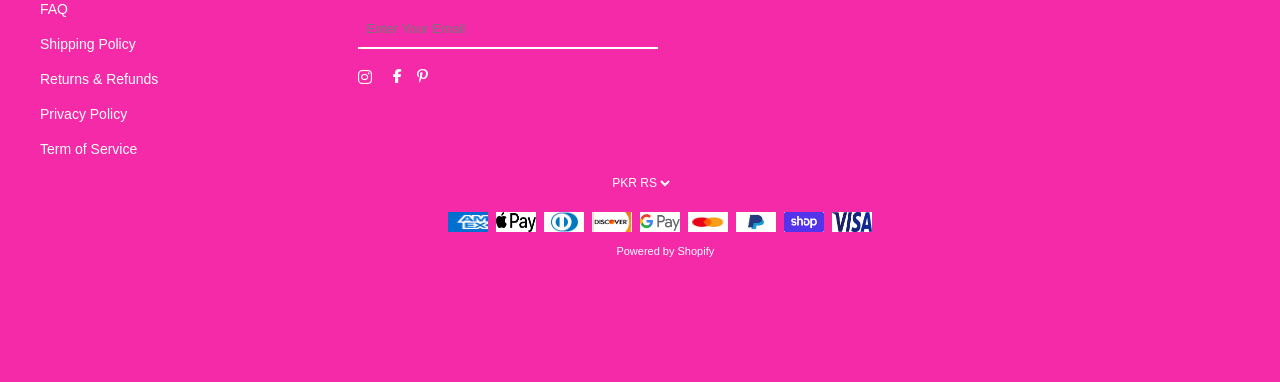
<file: slatandpaper,project4/index.html>
<!DOCTYPE html>
<html lang="en">
  <head>
    <meta charset="UTF-8" />
    <meta name="viewport" content="width=device-width, initial-scale=1.0" />
    <title>saltandpaper</title>
    <link rel="stylesheet" href="style.css" />
    <link
      rel="stylesheet"
      href="https://cdnjs.cloudflare.com/ajax/libs/font-awesome/6.7.2/css/all.min.css"
      integrity="sha512-Evv84Mr4kqVGRNSgIGL/F/aIDqQb7xQ2vcrdIwxfjThSH8CSR7PBEakCr51Ck+w+/U6swU2Im1vVX0SVk9ABhg=="
      crossorigin="anonymous"
      referrerpolicy="no-referrer"
    />
  </head>
  <link rel="preconnect" href="https://fonts.googleapis.com" />
  <link rel="preconnect" href="https://fonts.gstatic.com" crossorigin />
  <link
    href="https://fonts.googleapis.com/css2?family=Moon+Dance&display=swap"
    rel="stylesheet"
  />

  <body>
    <div class="nav1">
      <div class="nav1-1">
        <ul>
          <li class="sale">Sale</li>
          <li>Gallery</li>
          <li>Wholesale</li>
          <li>Stores</li>
          <li>FAQ</li>
        </ul>
      </div>
      <div class="nav1-2">
        <div class="fonts-nav1">
          <i class="fa-brands fa-instagram"></i>
          <i class="fa-brands fa-facebook-f"></i>
          <i class="fa-brands fa-pinterest-p"></i>
        </div>
        <span class="circle"></span>
        <select name="" id="">
          <option value="">PKR RS</option>
          <option value="">PKR RS</option>
          <option value="">PKR RS</option>
          <option value="">PKR RS</option>
          <option value="">PKR RS</option>
          <option value="">PKR RS</option>
          <option value="">PKR RS</option>
          <option value="">PKR RS</option>
          <option value="">PKR RS</option>
          <option value="">PKR RS</option>
          <option value="">PKR RS</option>
          <option value="">PKR RS</option>
          <option value="">PKR RS</option>
          <option value="">PKR RS</option>
          <option value="">PKR RS</option>
          <option value="">PKR RS</option>
          <option value="">PKR RS</option>
          <option value="">PKR RS</option>
          <option value="">PKR RS</option>
          <option value="">PKR RS</option>
          <option value="">PKR RS</option>
          <option value="">PKR RS</option>
          <option value="">PKR RS</option>
          <option value="">PKR RS</option>
          <option value="">PKR RS</option>
          <option value="">PKR RS</option>
        </select>
      </div>
    </div>
    <div class="nav2">
      <i class="fa-solid fa-magnifying-glass"></i>

      <div class="nav2-para1">
        <p>RUBBER STAMPS</p>
        <p>CARDS & STICKERS</p>
      </div>
      <div class="nav2-img">
        <img src="images/img1.png" alt="" />
      </div>
      <div class="nav2-para2">
        <p>ILLUSTRAYIONS & GIFTS</p>
        <p>THE HOLIDAY SHOP</p>
      </div>
      <div class="fonts-nav2">
        <i class="fa-regular fa-user"></i>
        <i class="fa-solid fa-bag-shopping"></i>
      </div>
    </div>
    <div class="nav3">
      <p>
        CANADA POST STRIKE & CHRISTMAS SHIPPING POLICY
        <a href="">CLICK HERE FOR DETAIL</a>
      </p>
    </div>

    <div class="back-img1"></div>
    <div class="back-img2">
      <p>LAST CHANCE FOR 2024 ORNAMENTS</p>
      <button>SHOP NOW</button>
    </div>
    <div class="line1-img">
      <div class="line1-img-1">
        <img src="images/img4.webp" alt="" />
        <p>
          RETURN ADDRESS MANTA <br />
          RAY STAMP | SALT & <br />
          PAPER
        </p>
        <p class="p-2">from Rs.119000.00</p>
      </div>
      <div class="line1-img-1">
        <img src="images/img5.webp" alt="" />
        <p>
          RETURN ADDRESS MANTA <br />
          RAY STAMP | SALT & <br />
          PAPER
        </p>
        <p class="p-2">from Rs.119000.00</p>
      </div>
      <div class="line1-img-1">
        <img src="images/img6.webp" alt="" />
        <p>
          RETURN ADDRESS MANTA <br />
          RAY STAMP | SALT & <br />
          PAPER
        </p>
        <p class="p-2">from Rs.119000.00</p>
      </div>
      <div class="line1-img-1">
        <img src="images/img7.webp" alt="" />
        <p>
          RETURN ADDRESS MANTA <br />
          RAY STAMP | SALT & <br />
          PAPER
        </p>
        <p class="p-2">from Rs.119000.00</p>
      </div>
      <div class="line1-img-1">
        <img src="images/img8.webp" alt="" />
        <p>
          RETURN ADDRESS MANTA <br />
          RAY STAMP | SALT & <br />
          PAPER
        </p>
        <p class="p-2">from Rs.119000.00</p>
      </div>
    </div>
    <div class="line2-img">
      <div class="line2-img-1">
        <button>PORTRAIT STAMPS</button>
      </div>
      <div class="line2-img-2">
        <button>CARDS & PRINTS</button>
      </div>
      <div class="line2-img-3">
        <button>STICKERS</button>
      </div>
      <div class="line2-img-4">
        <button>ADDRESS STAMPS</button>
      </div>
    </div>
    <h1>Shop Stamps & More</h1>
    <div class="line3-img">
      <div class="line1-img-1">
        <img src="images/img13.webp" alt="" />
        <p>
          COUPLES PORTRAIT STAMP | <br />
          SALT & PAPER
        </p>
        <p class="p-2">from Rs.119000.00</p>
      </div>

      <div class="line1-img-1">
        <img src="images/img14.webp" alt="" />
        <p>
          COUPLES PORTRAIT STAMP | <br />
          SALT & PAPER
        </p>
        <p class="p-2">from Rs.119000.00</p>
      </div>
      <div class="line1-img-1">
        <img src="images/img15.webp" alt="" />
        <p>
          COUPLES PORTRAIT STAMP | <br />
          SALT & PAPER
        </p>
        <p class="p-2">from Rs.119000.00</p>
      </div>
      <div class="line1-img-1">
        <img src="images/img16.webp" alt="" />
        <p>
          COUPLES PORTRAIT STAMP | <br />
          SALT & PAPER
        </p>
        <p class="p-2">from Rs.119000.00</p>
      </div>
    </div>
    <div class="line3-img">
      <div class="line1-img-1">
        <img src="images/img13.webp" alt="" />
        <p>
          COUPLES PORTRAIT STAMP | <br />
          SALT & PAPER
        </p>
        <p class="p-2">from Rs.119000.00</p>
      </div>

      <div class="line1-img-1">
        <img src="images/img14.webp" alt="" />
        <p>
          COUPLES PORTRAIT STAMP | <br />
          SALT & PAPER
        </p>
        <p class="p-2">from Rs.119000.00</p>
      </div>
      <div class="line1-img-1">
        <img src="images/img15.webp" alt="" />
        <p>
          COUPLES PORTRAIT STAMP | <br />
          SALT & PAPER
        </p>
        <p class="p-2">from Rs.119000.00</p>
      </div>
      <div class="line1-img-1">
        <img src="images/img16.webp" alt="" />
        <p>
          COUPLES PORTRAIT STAMP | <br />
          SALT & PAPER
        </p>
        <p class="p-2">from Rs.119000.00</p>
      </div>
    </div>
    <div class="line3-img">
      <div class="line1-img-1">
        <img src="images/img13.webp" alt="" />
        <p>
          COUPLES PORTRAIT STAMP | <br />
          SALT & PAPER
        </p>
        <p class="p-2">from Rs.119000.00</p>
      </div>

      <div class="line1-img-1">
        <img src="images/img14.webp" alt="" />
        <p>
          COUPLES PORTRAIT STAMP | <br />
          SALT & PAPER
        </p>
        <p class="p-2">from Rs.119000.00</p>
      </div>
      <div class="line1-img-1">
        <img src="images/img15.webp" alt="" />
        <p>
          COUPLES PORTRAIT STAMP | <br />
          SALT & PAPER
        </p>
        <p class="p-2">from Rs.119000.00</p>
      </div>
      <div class="line1-img-1">
        <img src="images/img16.webp" alt="" />
        <p>
          COUPLES PORTRAIT STAMP | <br />
          SALT & PAPER
        </p>
        <p class="p-2">from Rs.119000.00</p>
      </div>
    </div>
    <div class="bottom-img">
      <img src="images/img3.png" alt="" />
    </div>
    <div class="last">
      <div class="list">
        <ul>
          <li>About Us</li>
          <li>Contact</li>
          <li>FAQ</li>
          <li>Shipping Policy</li>
          <li>Returns & Refunds</li>
          <li>Privacy Policy</li>
          <li>Term of Service</li>
        </ul>
      </div>
      <div class="list2">
        <h5>SIGNUP AND SAVE</h5>
        <p>
          Subscribe to get special offers, free giveaways, <br />
          and once-in-a-lifetime deals.
        </p>
        <input type="email" placeholder="Enter Your Email" />
        <div class="fonts">
          <i class="fa-brands fa-instagram"></i>
          <i class="fa-brands fa-facebook-f"></i>
          <i class="fa-brands fa-pinterest-p"></i>
          <div class="for-amount">
            <select name="" id="">
              <option value="">PKR RS</option>
              <option value="">PKR RS</option>
              <option value="">PKR RS</option>
              <option value="">PKR RS</option>
              <option value="">PKR RS</option>
              <option value="">PKR RS</option>
              <option value="">PKR RS</option>
              <option value="">PKR RS</option>
              <option value="">PKR RS</option>
              <option value="">PKR RS</option>
              <option value="">PKR RS</option>
              <option value="">PKR RS</option>
              <option value="">PKR RS</option>
              <option value="">PKR RS</option>
              <option value="">PKR RS</option>
            </select>
          </div>
        </div>

        <div class="end-img">
          <img src="images/img17.png" alt="">
          <img src="images/img18.png" alt="">
          <img src="images/img19.jpg" alt="">
          <img src="images/img20.jpg" alt="">
          <img class="g_pay" src="images/img21.png" alt="">
          <img src="images/img22.png" alt="">
          <img src="images/img23.jpg" alt="">
          <img src="images/img24.png" alt="">
          <img class="visa" src="images/img25.png" alt="">
        </div>

        <div class="last-para">
          <p>Powered by Shopify</p>
        </div>


    </div>
  </body>
</html>
</file>
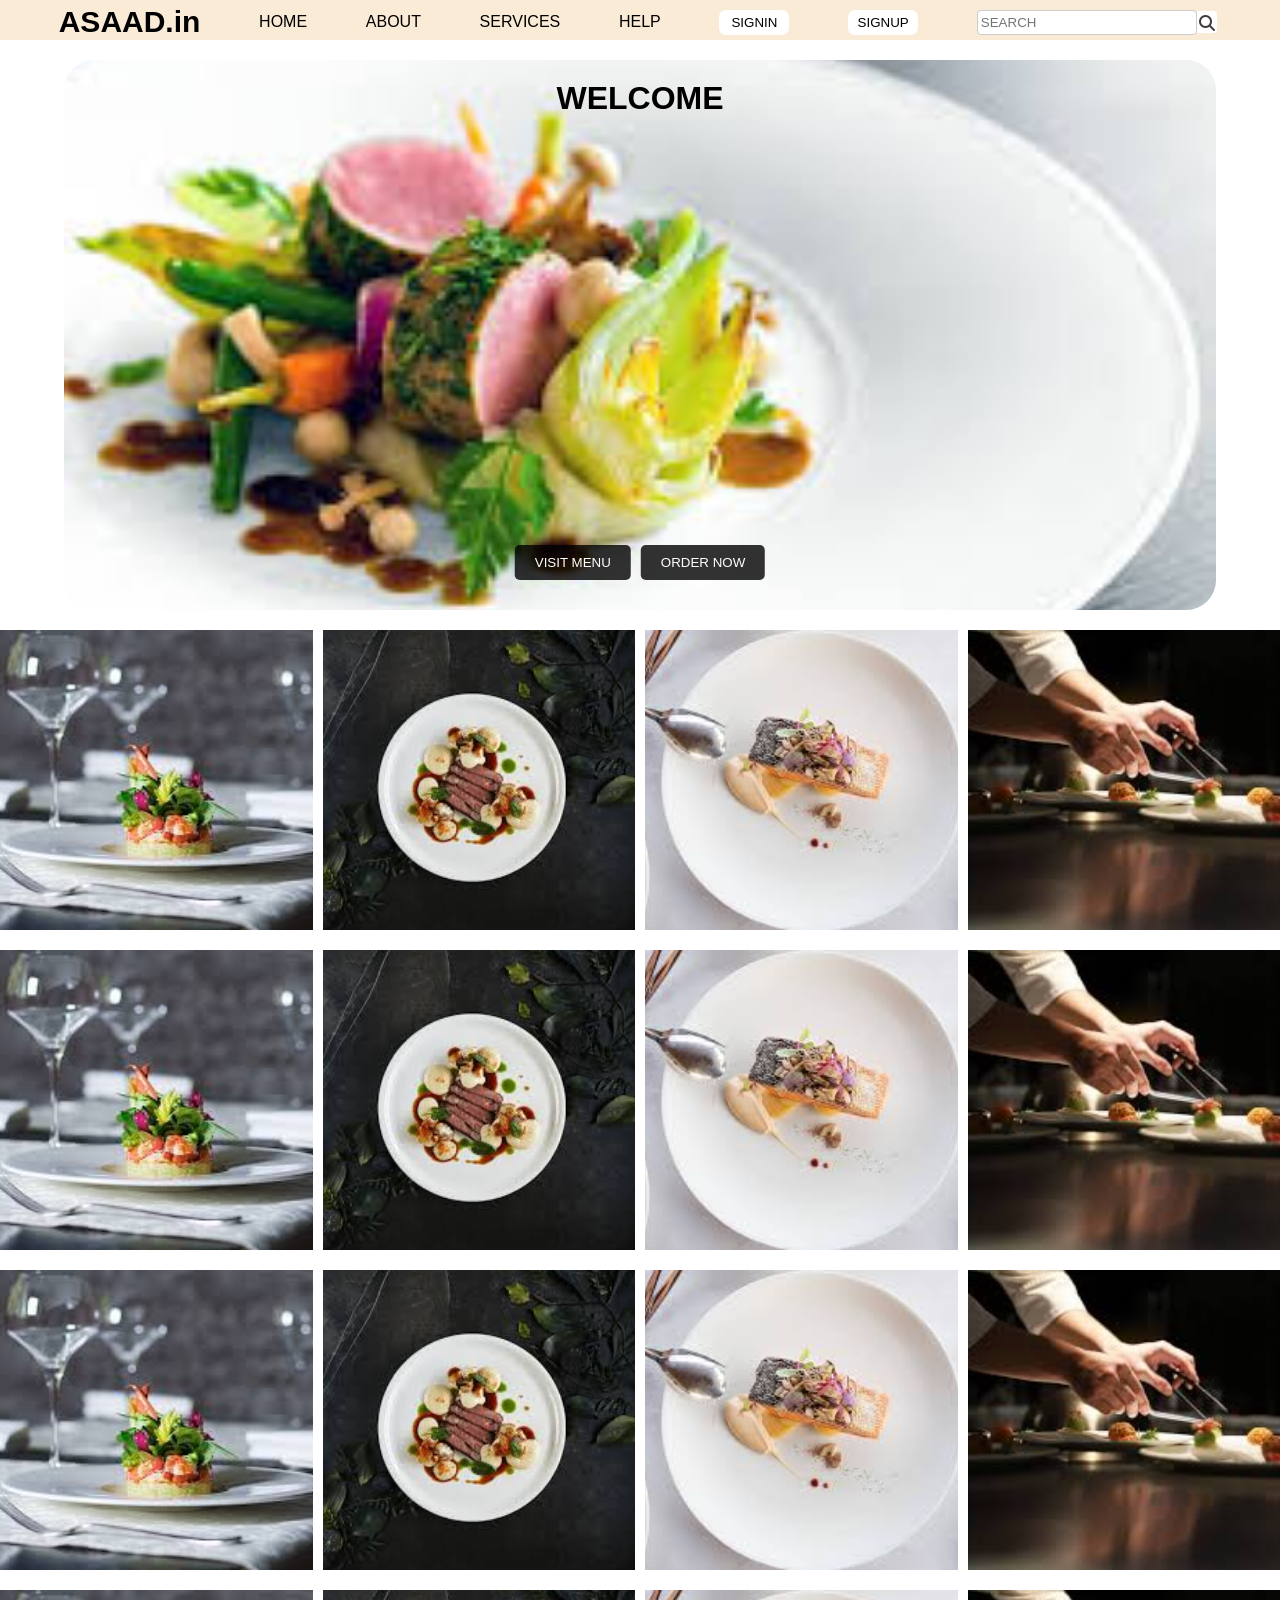
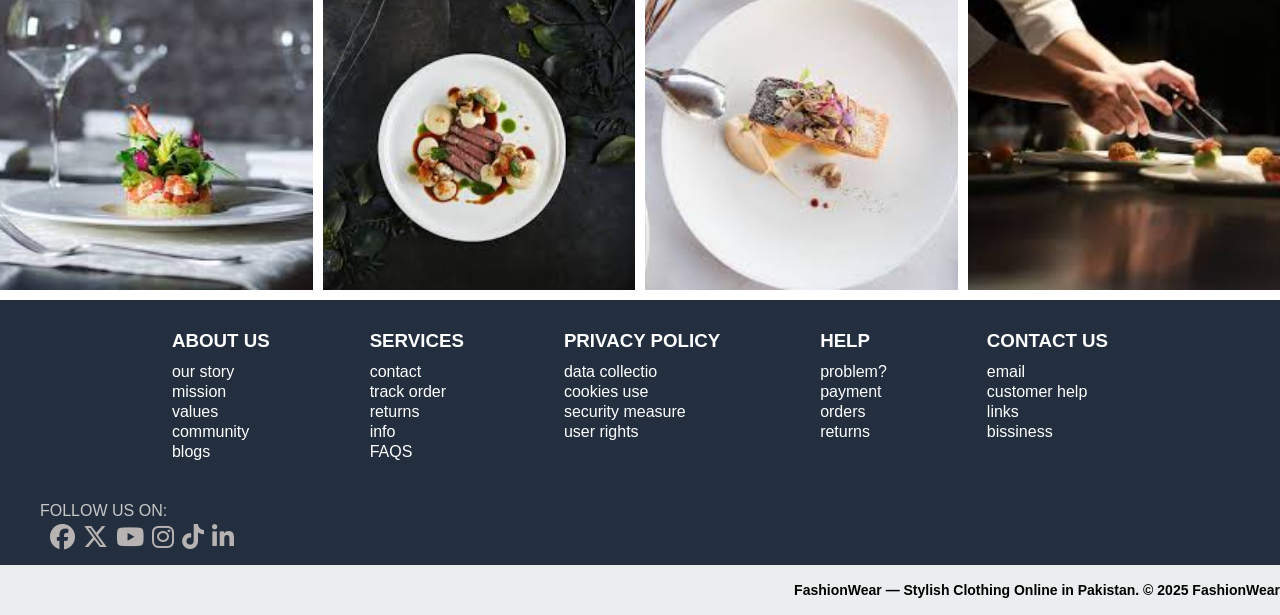
<file: my web/index/index.html>
<!DOCTYPE html>
<html lang="en">
  <head>
    <meta charset="UTF-8" />
    <meta name="viewport" content="width=device-width, initial-scale=1.0" />
    <title>asaad.in</title>

    <link
      rel="stylesheet"
      href="https://cdnjs.cloudflare.com/ajax/libs/font-awesome/6.7.2/css/all.min.css"
      integrity="sha512-Evv84Mr4kqVGRNSgIGL/F/aIDqQb7xQ2vcrdIwxfjThSH8CSR7PBEakCr51Ck+w+/U6swU2Im1vVX0SVk9ABhg=="
      crossorigin="anonymous"
      referrerpolicy="no-referrer"
    />

    <link rel="stylesheet" href="style.css" />
  </head>
  <body>
    <nav>
      <div class="main">
        <ul>
          <li><h1>ASAAD.in</h1></li>
          <li>HOME</li>
          <li><a href="about.html">ABOUT</a></li>
          <li><a href="sevices.html">SERVICES</a></li>
          <li><a href="help.html">HELP</a></li>
          <li>
            <button><a href="signin.html">SIGNIN</a></button>
          </li>
          <li>
            <button><a href="signup.html">SIGNUP</a></button>
          </li>
          <li>
            <input type="search" / placeholder="SEARCH">
            <i class="fa-solid fa-magnifying-glass"></i>
          </li>
        </ul>
      </div>
    </nav>
    <div class="main-sec">
      <div class="main-back-img">
        <h1>WELCOME</h1>
        <div class="button2">
          <button>VISIT MENU</button>
          <button>ORDER NOW</button>
        </div>
      </div>
    </div>

    <div class="recipes">
      <div class="img1"></div>
      <div class="img2"></div>
      <div class="img3"></div>
      <div class="img4"></div>
    </div>

    <div class="recipes">
      <div class="img1"></div>
      <div class="img2"></div>
      <div class="img3"></div>
      <div class="img4"></div>
    </div>

    <div class="recipes">
      <div class="img1"></div>
      <div class="img2"></div>
      <div class="img3"></div>
      <div class="img4"></div>
    </div>

    <div class="recipes">
      <div class="img1"></div>
      <div class="img2"></div>
      <div class="img3"></div>
      <div class="img4"></div>
    </div>

    <div class="bottom">
      <div class="headings">
        <div class="about">
          <h3>ABOUT US</h3>

          <ul>
            <li>our story</li>
            <li>mission</li>
            <li>values</li>
            <li>community</li>
            <li>blogs</li>
          </ul>
        </div>

        <div class="about">
          <h3>SERVICES</h3>

          <ul>
            <li>contact</li>
            <li>track order</li>
            <li>returns</li>
            <li>info</li>
            <li>FAQS</li>
          </ul>
        </div>

        <div class="about">
          <h3>PRIVACY POLICY</h3>

          <ul>
            <li>data collectio</li>
            <li>cookies use</li>
            <li>security measure</li>
            <li>user rights</li>
          </ul>
        </div>

        <div class="about">
          <h3>HELP</h3>
          <ul>
            <li>problem?</li>
            <li>payment</li>
            <li>orders</li>
            <li>returns</li>
          </ul>
        </div>

        <div class="about">
          <h3>CONTACT US</h3>
          <ul>
            <li>email</li>
            <li>customer help</li>
            <li>links</li>
            <li>bissiness</li>
          </ul>
        </div>
      </div>

      <div class="follow">
        <p>FOLLOW US ON:</p>

        <div class="icons">
          <i class="fa-brands fa-facebook"></i>
          <i class="fa-brands fa-x-twitter"></i>
          <i class="fa-brands fa-youtube"></i>
          <i class="fa-brands fa-instagram"></i>
          <i class="fa-brands fa-tiktok"></i>
          <i class="fa-brands fa-linkedin-in"></i>
        </div>
      </div>

      <div class="bottomline">
        <p>
          FashionWear — Stylish Clothing Online in Pakistan. © 2025 FashionWear
        </p>
      </div>
    </div>
  </body>
</html>
</file>
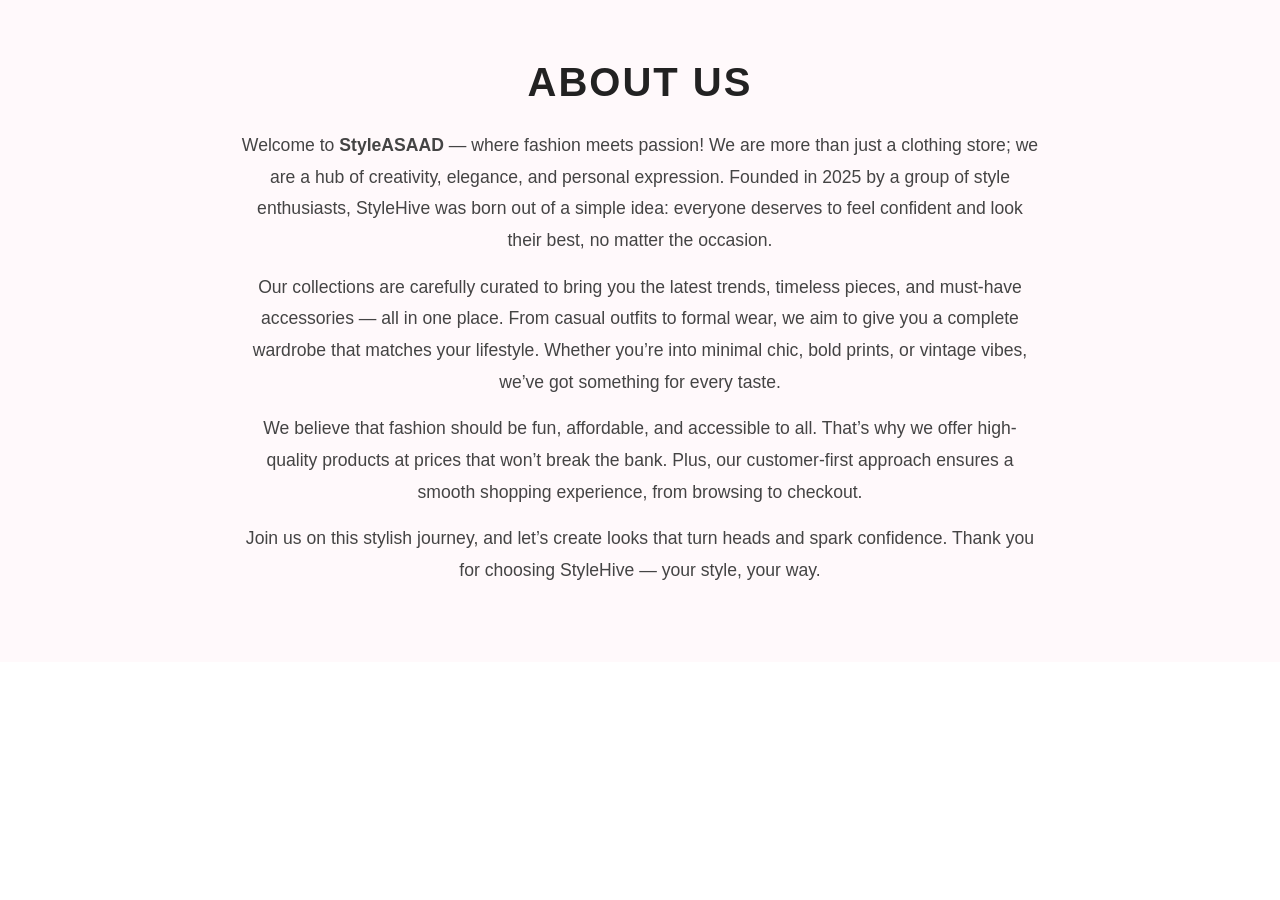
<file: code.asad/home.html>
<!DOCTYPE html>
<html lang="en">
  <head>
    <meta charset="UTF-8" />
    <meta name="viewport" content="width=device-width, initial-scale=1.0" />
    <title>ABOUT</title>
    <link rel="stylesheet" href="home.css" />
  </head>
  <body>
    <section class="about">
      <h2>About Us</h2>
      <p>
        Welcome to <strong>StyleASAAD</strong> — where fashion meets passion! We
        are more than just a clothing store; we are a hub of creativity,
        elegance, and personal expression. Founded in 2025 by a group of style
        enthusiasts, StyleHive was born out of a simple idea: everyone deserves
        to feel confident and look their best, no matter the occasion.
      </p>
      <p>
        Our collections are carefully curated to bring you the latest trends,
        timeless pieces, and must-have accessories — all in one place. From
        casual outfits to formal wear, we aim to give you a complete wardrobe
        that matches your lifestyle. Whether you’re into minimal chic, bold
        prints, or vintage vibes, we’ve got something for every taste.
      </p>
      <p>
        We believe that fashion should be fun, affordable, and accessible to
        all. That’s why we offer high-quality products at prices that won’t
        break the bank. Plus, our customer-first approach ensures a smooth
        shopping experience, from browsing to checkout.
      </p>
      <p>
        Join us on this stylish journey, and let’s create looks that turn heads
        and spark confidence. Thank you for choosing StyleHive — your style,
        your way.
      </p>
    </section>
  </body>
</html>
</file>
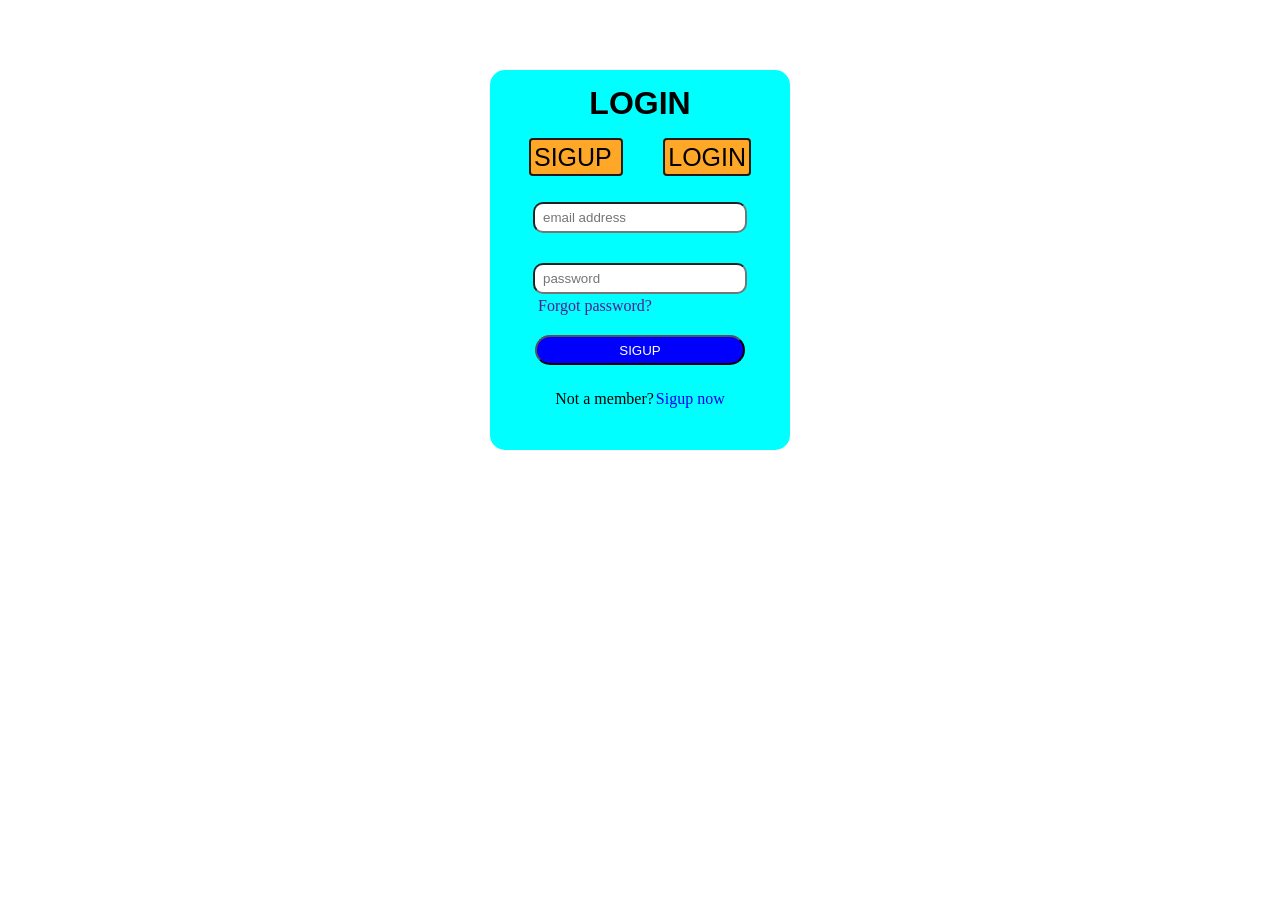
<file: code.asad/login.html>
<!DOCTYPE html>
<html lang="en">
  <head>
    <meta charset="UTF-8" />
    <meta name="viewport" content="width=device-width, initial-scale=1.0" />
    <title>FORM CLASS 8</title>

    <link rel="stylesheet" href="login.css" />
  </head>
  <body>
    <div class="form1">
      <h1>LOGIN</h1>

      <div class="link1">
        <a href="signup.html" target="_self">SIGUP</a>
      </div>

      <div class="link1">
        <a href="login.html" target="_blank">LOGIN</a>
      </div>

      <div class="form2">
        <input
          type="email"
          name=""
          id=""
          placeholder="email address"
          required
        />
      </div>

      <div class="form2">
        <input type="password" name="" id="" placeholder="password" required />
      </div>

      <div class="forgot">
        <a href="">Forgot password?</a>
      </div>

      <div class="button">
        <button>SIGUP</button>
      </div>

      <div class="form3">
        Not a member?<a href="signup.html" target="_blank">Sigup now</a>
      </div>
    </div>
  </body>
</html>
</file>
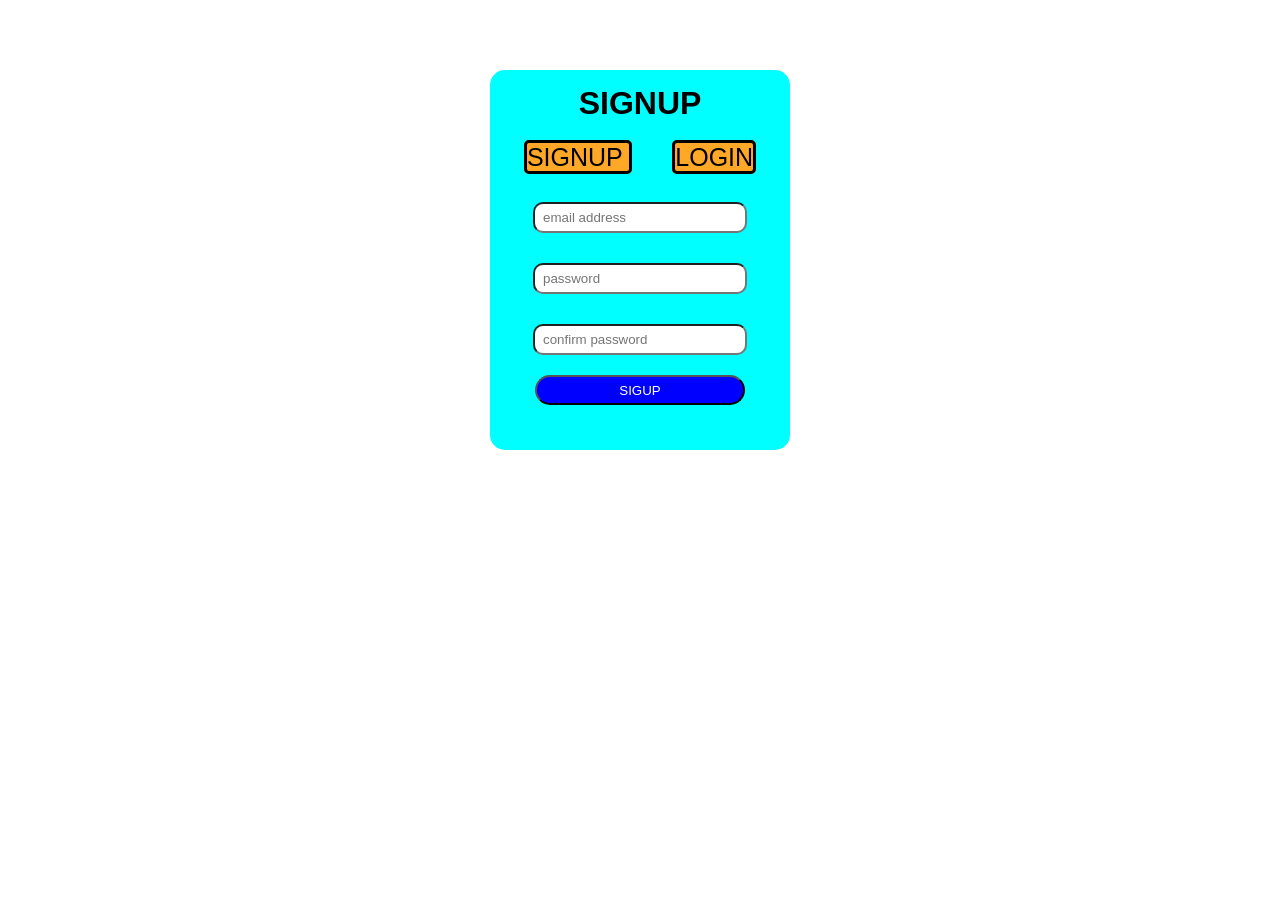
<file: code.asad/signup.html>
<!DOCTYPE html>
<html lang="en">
  <head>
    <meta charset="UTF-8" />
    <meta name="viewport" content="width=device-width, initial-scale=1.0" />
    <title>FORM CLASS 8</title>

    <link rel="stylesheet" href="signup.css" />
  </head>
  <body>
    <div class="form1">
      <h1>SIGNUP</h1>

      <div class="link1">
        <a href="signup.html" target="_blank">SIGNUP</a>
      </div>

      <div class="link1">
        <a href="login.html" target="_blank">LOGIN</a>
      </div>

      <div class="form2">
        <input
          type="email"
          name=""
          id=""
          placeholder="email address"
          required
        />
      </div>

      <div class="form2">
        <input type="password" name="" id="" placeholder="password" required />
      </div>
      <div class="form2">
        <input
          type="password"
          name=""
          id=""
          placeholder="confirm password"
          required
        />
      </div>

      <div class="button">
        <button>SIGUP</button>
      </div>
    </div>
  </body>
</html>
</file>
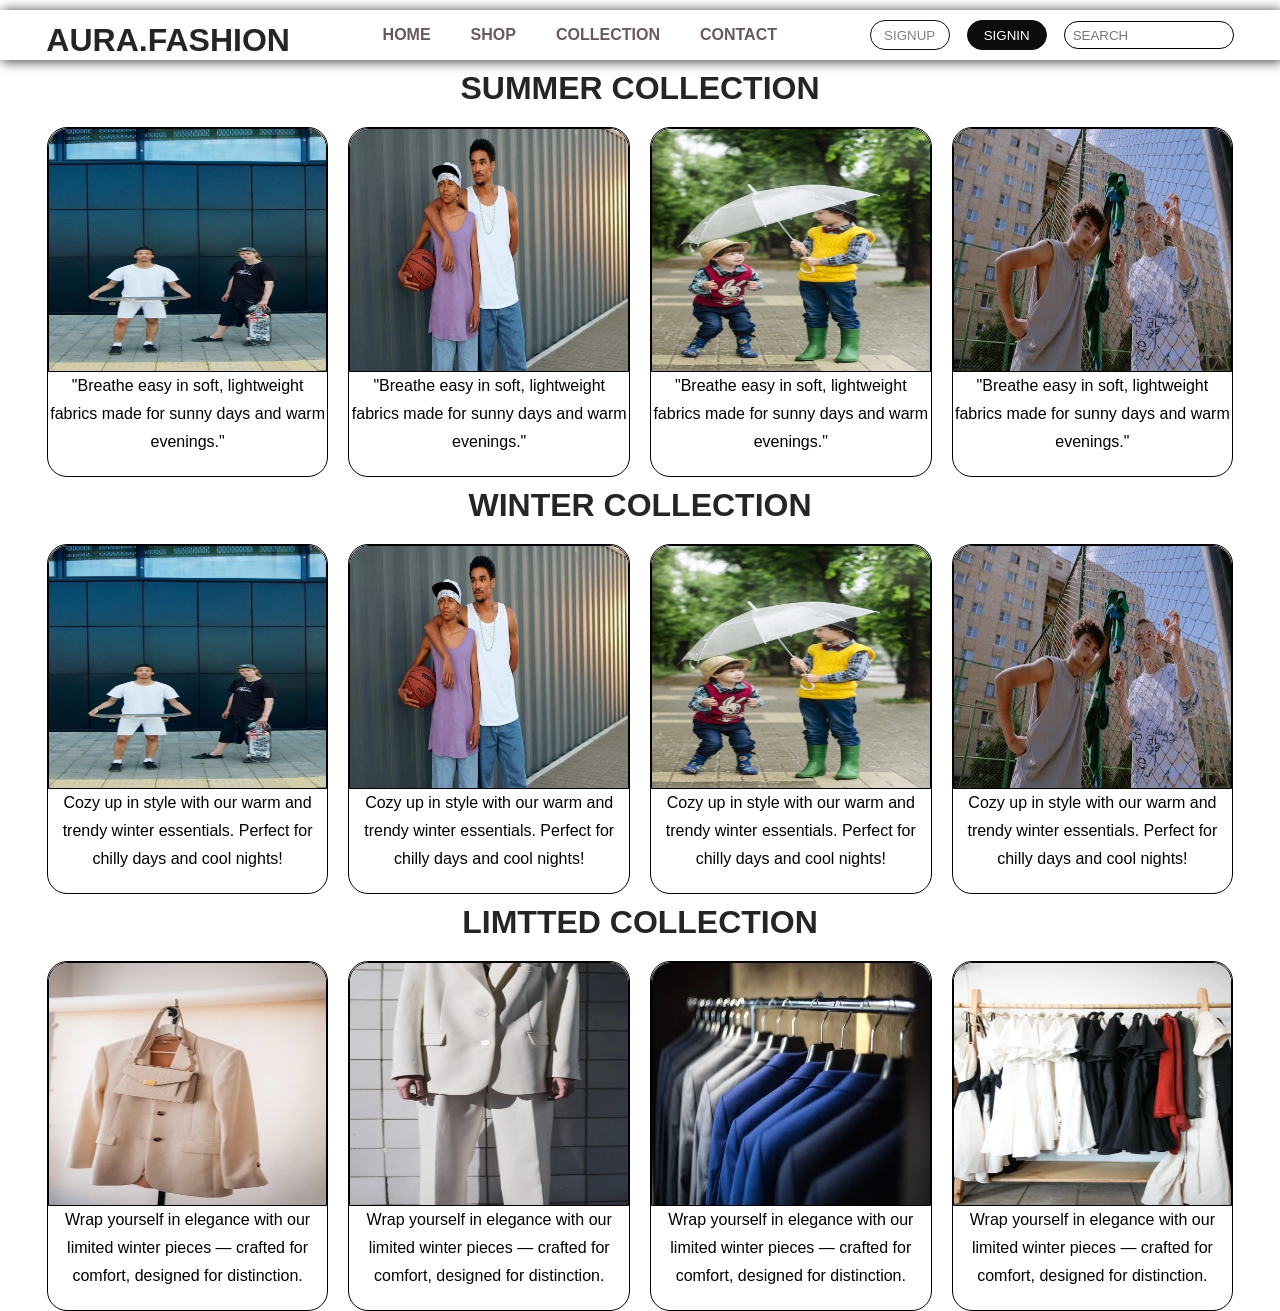
<file: design.com/collection.html>
<!DOCTYPE html>
<html lang="en">
  <head>
    <meta charset="UTF-8" />
    <meta name="viewport" content="width=device-width, initial-scale=1.0" />
    <title>Fashion Collections</title>
    <link rel="stylesheet" href="collection.css" />
  </head>
  <body>
    <div class="navbar">
      <div class="logo">
        <h1>AURA.FASHION</h1>
      </div>

      <div class="links">
        <ul>
          <li><a href="index.html">HOME</a></li>
          <li><a href="shop.html">SHOP</a></li>
          <li><a href="collection.html">COLLECTION</a></li>
          <li><a href="contact.html">CONTACT</a></li>
        </ul>
      </div>

      <div class="right-item">
        <button class="up"><a href="signup.html">SIGNUP</a></button>
        <button class="in"><a href="signin.html">SIGNIN</a></button>
        <div class="input1">
          <input type="search" placeholder="SEARCH" />
        </div>
      </div>
    </div>

    <h1>SUMMER COLLECTION</h1>

    <div class="line-img-1">
      <div class="line-img-1-1">
        <img src="images/img20.webp" alt="" />
        <p>
          "Breathe easy in soft, lightweight fabrics made for sunny days and
          warm evenings."
        </p>
      </div>
      <div class="line-img-1-1">
        <img src="images/img19.webp" alt="" />
        <p>
          "Breathe easy in soft, lightweight fabrics made for sunny days and
          warm evenings."
        </p>
      </div>
      <div class="line-img-1-1">
        <img src="images/img18.jpeg" alt="" />
        <p>
          "Breathe easy in soft, lightweight fabrics made for sunny days and
          warm evenings."
        </p>
      </div>
      <div class="line-img-1-1">
        <img src="images/img17.jpeg" alt="" />
        <p>
          "Breathe easy in soft, lightweight fabrics made for sunny days and
          warm evenings."
        </p>
      </div>
    </div>

    <h1>WINTER COLLECTION</h1>

    <div class="line-img-1">
      <div class="line-img-1-1">
        <img src="images/img20.webp" alt="" />
        Cozy up in style with our warm and trendy winter essentials. Perfect for
        chilly days and cool nights!
      </div>
      <div class="line-img-1-1">
        <img src="images/img19.webp" alt="" />
        Cozy up in style with our warm and trendy winter essentials. Perfect for
        chilly days and cool nights!
      </div>
      <div class="line-img-1-1">
        <img src="images/img18.jpeg" alt="" />
        Cozy up in style with our warm and trendy winter essentials. Perfect for
        chilly days and cool nights!
      </div>
      <div class="line-img-1-1">
        <img src="images/img17.jpeg" alt="" />
        Cozy up in style with our warm and trendy winter essentials. Perfect for
        chilly days and cool nights!
      </div>
    </div>

    <h1>LIMTTED COLLECTION</h1>

    <div class="line-img-1">
      <div class="line-img-1-1">
        <img src="images/img25.webp" alt="" />
        Wrap yourself in elegance with our limited winter pieces — crafted for
        comfort, designed for distinction.
      </div>
      <div class="line-img-1-1">
        <img src="images/img26.webp" alt="" />
        Wrap yourself in elegance with our limited winter pieces — crafted for
        comfort, designed for distinction.
      </div>
      <div class="line-img-1-1">
        <img src="images/img27.webp" alt="" />
        Wrap yourself in elegance with our limited winter pieces — crafted for
        comfort, designed for distinction.
      </div>
      <div class="line-img-1-1">
        <img src="images/img28.webp" alt="" />
        Wrap yourself in elegance with our limited winter pieces — crafted for
        comfort, designed for distinction.
      </div>
    </div>
  </body>
</html>
</file>
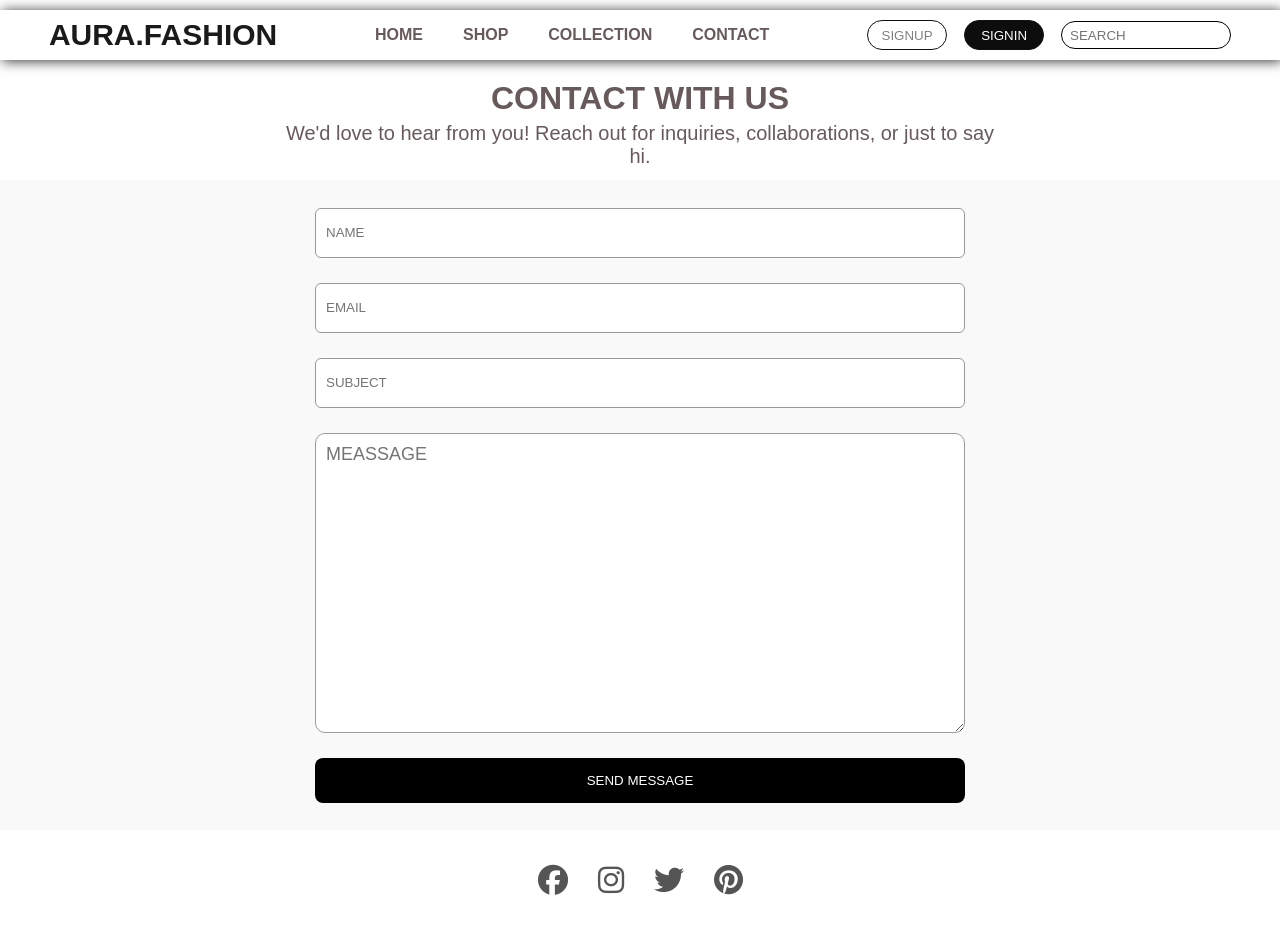
<file: design.com/contact.html>
<!DOCTYPE html>
<html lang="en">
  <head>
    <meta charset="UTF-8" />
    <meta name="viewport" content="width=device-width, initial-scale=1.0" />
    <title>CONTACT</title>
    <link rel="stylesheet" href="contact.css" />
    <link
      rel="stylesheet"
      href="https://cdnjs.cloudflare.com/ajax/libs/font-awesome/6.7.2/css/all.min.css"
      integrity="sha512-Evv84Mr4kqVGRNSgIGL/F/aIDqQb7xQ2vcrdIwxfjThSH8CSR7PBEakCr51Ck+w+/U6swU2Im1vVX0SVk9ABhg=="
      crossorigin="anonymous"
      referrerpolicy="no-referrer"
    />
  </head>
  <body>
    <div class="navbar">
      <div class="logo">
        <h1>AURA.FASHION</h1>
      </div>

      <div class="links">
        <ul>
          <li><a href="index.html">HOME</a></li>
          <li><a href="shop.html">SHOP</a></li>
          <li><a href="collection.html">COLLECTION</a></li>
          <li><a href="contact.html">CONTACT</a></li>
        </ul>
      </div>

      <div class="right-item">
        <button class="up"><a href="signup.html">SIGNUP</a></button>
        <button class="in"><a href="signin.html">SIGNIN</a></button>
        <div class="input1">
          <input type="search" placeholder="SEARCH" />
        </div>
      </div>
    </div>

    <div class="heading-1">
      <h1>CONTACT WITH US</h1>
      <p>
        We'd love to hear from you! Reach out for inquiries, collaborations, or
        just to say <br />
        hi.
      </p>
    </div>

    <div class="container">
      <div class="user-info">
        <input type="text" / placeholder="NAME" required> <input type="email" /
        placeholder="EMAIL" required> <input type="text" / placeholder="SUBJECT"
        required>
        <textarea name="" id="" placeholder="MEASSAGE"></textarea>
        <button>SEND MESSAGE</button>
      </div>
    </div>

    <div class="icons">
      <i class="fa-brands fa-facebook"></i>
      <i class="fa-brands fa-instagram"></i>
      <i class="fa-brands fa-twitter"></i>
      <i class="fa-brands fa-pinterest"></i>
    </div>
  </body>
</html>
</file>
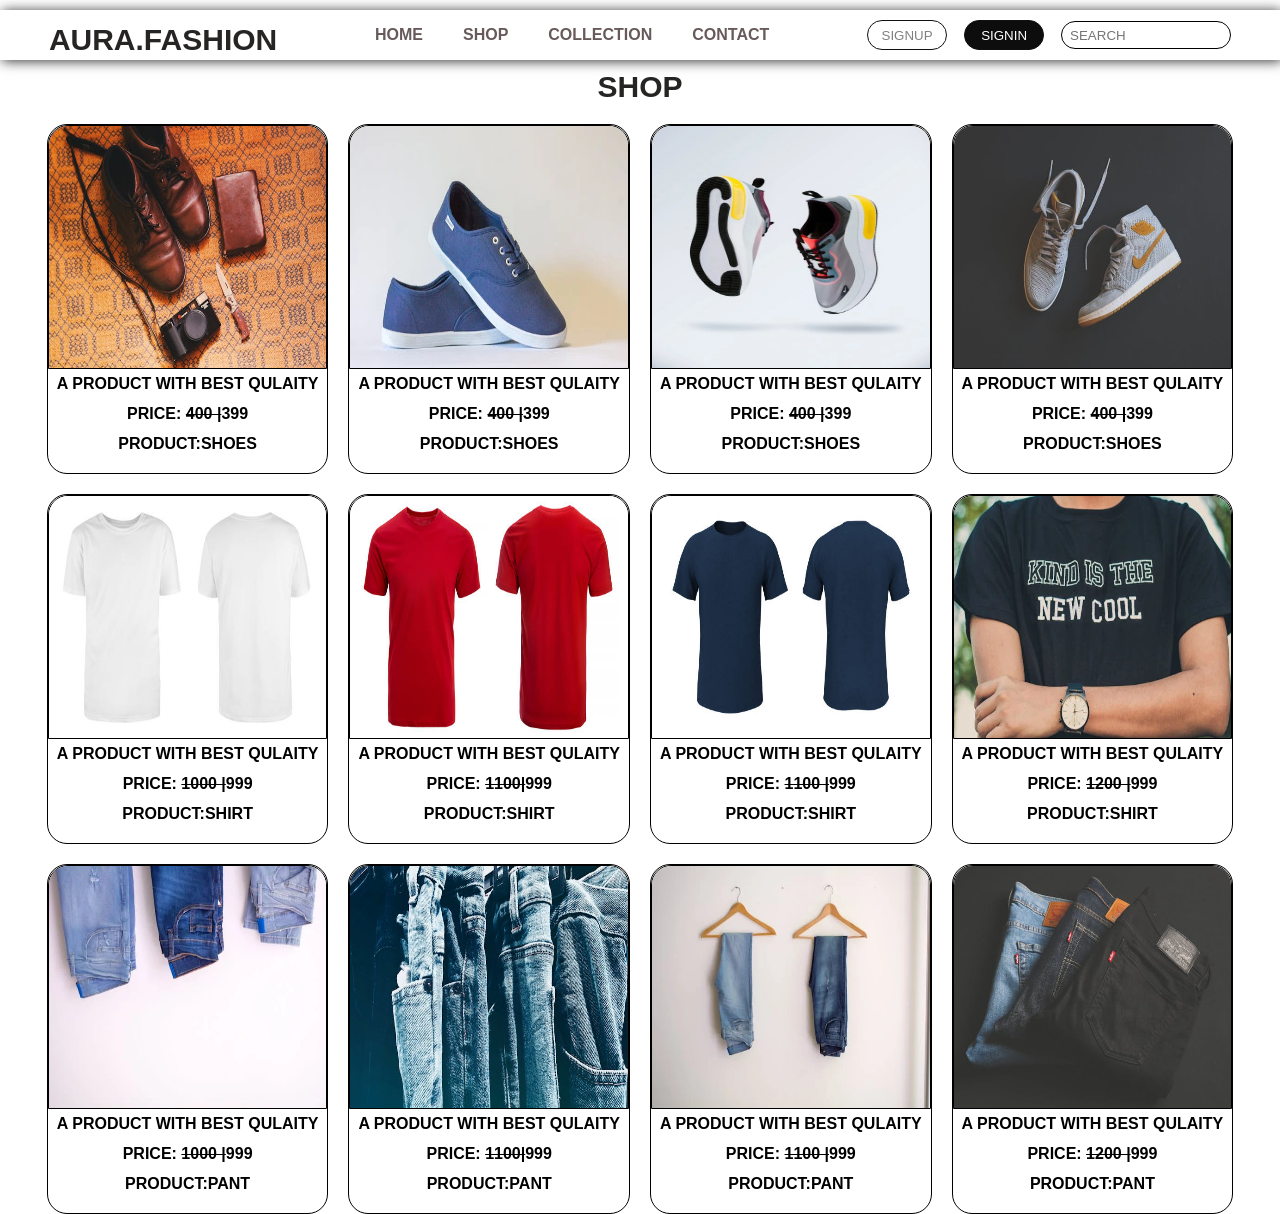
<file: design.com/shop.html>
<!DOCTYPE html>
<html lang="en">
  <head>
    <meta charset="UTF-8" />
    <meta name="viewport" content="width=device-width, initial-scale=1.0" />
    <title>SHOP</title>
    <link rel="stylesheet" href="shop.css" />
  </head>
  <body>
    <div class="navbar">
      <div class="logo">
        <h1>AURA.FASHION</h1>
      </div>

      <div class="links">
        <ul>
          <li><a href="index.html">HOME</a></li>
          <li><a href="shop.html">SHOP</a></li>
          <li><a href="collection.html">COLLECTION</a></li>
          <li><a href="contact.html">CONTACT</a></li>
        </ul>
      </div>

      <div class="right-item">
        <button class="up"><a href="signup.html">SIGNUP</a></button>
        <button class="in"><a href="signin.html">SIGNIN</a></button>
        <div class="input1">
          <input type="search" placeholder="SEARCH" />
        </div>
      </div>
    </div>

    <h1>SHOP</h1>

    <div class="line-img-1">
      <div class="line-img-1-1">
        <img src="images/img2.jpg" alt="" />
        <h4>A PRODUCT WITH BEST QULAITY</h4>
        <h4>PRICE: <del>400 |</del>399</h4>
        <h4>PRODUCT:SHOES</h4>
      </div>
      <div class="line-img-1-1">
        <img src="images/img3.webp" alt="" />
        <h4>A PRODUCT WITH BEST QULAITY</h4>
        <h4>PRICE: <del>400 |</del>399</h4>
        <h4>PRODUCT:SHOES</h4>
      </div>
      <div class="line-img-1-1">
        <img src="images/img4.webp" alt="" />
        <h4>A PRODUCT WITH BEST QULAITY</h4>
        <h4>PRICE: <del>400 |</del>399</h4>
        <h4>PRODUCT:SHOES</h4>
      </div>
      <div class="line-img-1-1">
        <img src="images/img5.jpeg" alt="" />
        <h4>A PRODUCT WITH BEST QULAITY</h4>
        <h4>PRICE: <del>400 |</del>399</h4>
        <h4>PRODUCT:SHOES</h4>
      </div>
    </div>

    <div class="line-img-1">
      <div class="line-img-1-1">
        <img src="images/img9.jpg" alt="" />
        <h4>A PRODUCT WITH BEST QULAITY</h4>
        <h4>PRICE: <del>1000 |</del>999</h4>
        <h4>PRODUCT:SHIRT</h4>
      </div>
      <div class="line-img-1-1">
        <img src="images/img8.jpg" alt="" />
        <h4>A PRODUCT WITH BEST QULAITY</h4>
        <h4>PRICE: <del>1100|</del>999</h4>
        <h4>PRODUCT:SHIRT</h4>
      </div>
      <div class="line-img-1-1">
        <img src="images/img7.jpg" alt="" />
        <h4>A PRODUCT WITH BEST QULAITY</h4>
        <h4>PRICE: <del>1100 |</del>999</h4>
        <h4>PRODUCT:SHIRT</h4>
      </div>
      <div class="line-img-1-1">
        <img src="images/img6.webp" alt="" />
        <h4>A PRODUCT WITH BEST QULAITY</h4>
        <h4>PRICE: <del>1200 |</del>999</h4>
        <h4>PRODUCT:SHIRT</h4>
      </div>
    </div>

    <div class="line-img-1">
      <div class="line-img-1-1">
        <img src="images/img12.webp" alt="" />
        <h4>A PRODUCT WITH BEST QULAITY</h4>
        <h4>PRICE: <del>1000 |</del>999</h4>
        <h4>PRODUCT:PANT</h4>
      </div>
      <div class="line-img-1-1">
        <img src="images/img13.jpeg" alt="" />
        <h4>A PRODUCT WITH BEST QULAITY</h4>
        <h4>PRICE: <del>1100|</del>999</h4>
        <h4>PRODUCT:PANT</h4>
      </div>
      <div class="line-img-1-1">
        <img src="images/img14.webp" alt="" />
        <h4>A PRODUCT WITH BEST QULAITY</h4>
        <h4>PRICE: <del>1100 |</del>999</h4>
        <h4>PRODUCT:PANT</h4>
      </div>
      <div class="line-img-1-1">
        <img src="images/img16.jpeg" alt="" />
        <h4>A PRODUCT WITH BEST QULAITY</h4>
        <h4>PRICE: <del>1200 |</del>999</h4>
        <h4>PRODUCT:PANT</h4>
      </div>
    </div>
  </body>
</html>
</file>
<file: apple,project1/style.css>
* {
  padding: 0;
  margin: 0;
  box-sizing: border-box;
  font-family: Arial, Helvetica, sans-serif;
}

.nav {
  background-color: rgb(31, 30, 30);
  color: rgb(212, 185, 185);
  width: 100%;
  height: 45px;
  display: flex;
  justify-content: center;
  /* position: fixed; */
}
.list ul {
  padding-top: 15px;
}
.list ul li {
  list-style: none;
  display: inline;
  margin-inline: 15px;
  cursor: pointer;
  font-size: 12px;
  font-family: Arial, Helvetica, sans-serif;
}

.list ul li:hover {
  color: rgb(163, 163, 224);
}

.container {
  background-image: url("iphone\ 16pro.jpg");
  width: 100%;
  height: 570px;
  /* padding-top: 80px; */
  background-repeat: no-repeat;
  background-size: cover;
  background-position: center;
}
.container-head {
  font-family: Arial, Helvetica, sans-serif;
  color: white;
  text-align: center;
  padding-top: 20px;
  line-height: 40px;
}

.container-btn {
  display: flex;
  justify-content: center;
  gap: 10px;
  margin-top: 270px;
}
.btn1 {
  width: 120px;
  height: 40px;
  border-radius: 20px;
  background-color: blue;
  color: white;
  border: none;
  font-size: 15px;
  /* font-weight: 600; */
  cursor: pointer;
}
.btn2 {
  width: 70px;
  height: 40px;
  border-radius: 30px;
  background-color: black;
  border: 1px solid rgb(109, 109, 204);
  color: rgb(109, 109, 204);
  cursor: pointer;
}

.btn2:hover {
  background-color: blue;
  color: white;
}

.contain-para {
  color: white;
  text-align: center;
  margin-top: 20px;
  font-family: Arial, Helvetica, sans-serif;
  font-size: 18px;
}

/* second */

.container2 {
  background-image: url("img\ 2.jpg");
  width: 100%;
  height: 570px;
  background-repeat: no-repeat;
  background-size: cover;
  background-position: center;
  font-family: Arial, Helvetica, sans-serif;
  margin-top: 10px;
}
.container-head2 {
  color: white;
  text-align: center;
  padding-top: 20px;
  line-height: 40px;
}

.container-head2 p {
  font-size: 20px;
}

.container-btn2 {
  display: flex;
  justify-content: center;
  gap: 10px;
  margin-top: 283px;
}
.btn1 {
  width: 120px;
  height: 40px;
  border-radius: 20px;
  background-color: blue;
  color: white;
  border: none;
  font-size: 15px;
  /* font-weight: 600; */
  cursor: pointer;
}
.btn22 {
  width: 70px;
  height: 40px;
  border-radius: 30px;
  background-color: rgb(188, 188, 255);
  border: 1px solid blue;
  color: rgb(109, 109, 204);
  cursor: pointer;
}

.btn22:hover {
  background-color: blue;
  color: white;
}

.contain-para2 {
  color: white;
  text-align: center;
  margin-top: 20px;
  font-family: Arial, Helvetica, sans-serif;
  font-size: 18px;
}

/* image3 */

.container3 {
  background-image: url(img3.jpg);
  width: 100%;
  height: 570px;
  background-size: cover;
  background-position: center;
  background-repeat: no-repeat;
  margin-top: 10px;
}
.contain-img4 img {
  /* background-image: url(/img4.png); */
  width: 60px;
  height: 40px;
  color: black;
  background-repeat: no-repeat;
  /* display: flex; */
}

.para3 {
  text-align: center;
  margin-top: 15px;
  text-decoration: solid;
  font-family: Arial, Helvetica, sans-serif;
  font-size: 30px;
}
.container-btn33 {
  display: flex;
  justify-content: center;
  gap: 10px;
  margin-top: 15px;
}
.btn1 {
  width: 120px;
  height: 40px;
  border-radius: 20px;
  background-color: blue;
  color: white;
  border: none;
  font-size: 15px;
  /* font-weight: 600; */
  cursor: pointer;
}
.btn33 {
  width: 70px;
  height: 40px;
  border-radius: 30px;
  background-color: white;
  border: 1px solid blue;
  color: rgb(109, 109, 204);
  cursor: pointer;
  margin-bottom: 70px;
}

.btn33:hover {
  background-color: blue;
  color: white;
}

.double-img {
  display: flex;
  justify-content: center;
  min-height: 50px;
  margin-top: 8px;
  gap: 10px;
}

.img111 {
  background-image: url(img5.jpg);
  width: 50%;
  height: 480px;
  display: flex;
  justify-content: end;
  align-items: center;
  flex-direction: column;
}
.img222 {
  background-image: url(img6.jpg);
  width: 50%;
  height: 480px;
}

.btn111 {
  width: 100px;
  height: 35px;
  border-radius: 20px;
  background-color: blue;
  color: white;
  border: none;
  font-size: 15px;
  cursor: pointer;
  margin-top: 10px;
}
.btn222 {
  width: 60px;
  height: 35px;
  border-radius: 30px;
  background-color: black;
  border: 1px solid blue;
  color: rgb(109, 109, 204);
  cursor: pointer;
  margin-bottom: 70px;
}

.btn222:hover {
  background-color: blue;
  color: white;
}

.head1 {
  color: white;
  text-align: center;
}

.container-img4 {
  display: flex;
  justify-content: center;
  padding-top: 30px;
}

.head1 h1 {
  font-size: 35px;
  font-family: Arial, Helvetica, sans-serif;
}
.head1 pre {
  font-family: Arial, Helvetica, sans-serif;
  font-size: 16px;
  margin-top: 10px;
}

/* new  one */

.buttons2 {
  display: flex;
  justify-content: center;
  gap: 8px;
}

.btn1111 {
  width: 100px;
  height: 35px;
  border-radius: 20px;
  background-color: blue;
  color: white;
  border: none;
  font-size: 15px;
  cursor: pointer;
  /* margin-top: 10px; */
}
.btn2222 {
  width: 60px;
  height: 35px;
  border-radius: 30px;
  background-color: black;
  border: 1px solid blue;
  color: rgb(109, 109, 204);
  cursor: pointer;
  /* margin-bottom: 70px; */
}

.btn2222:hover {
  background-color: blue;
  color: white;
}

.head2 {
  color: white;
  text-align: center;
  padding-top: 250px;
}

.head2 h1 {
  font-family: Arial, Helvetica, sans-serif !important;
}

.head2 pre {
  font-family: Arial, Helvetica, sans-serif;
  font-size: 16px;
  padding-top: 10px;
}

.double-img2 {
  display: flex;
  justify-content: center;
  min-height: 50px;
  margin-top: 8px;
  gap: 10px;
}

.img1111 {
  background-image: url(img7.jpg);
  background-position: center;
  background-size: cover;
  width: 50%;
  height: 480px;
  display: flex;
  justify-content: end;
  align-items: center;
  flex-direction: column;
}
.img2222 {
  background-image: url(img8.jpg);
  width: 50%;
  height: 480px;
  background-position: center;
  background-size: cover;
  background-repeat: no-repeat;
}

.buttons3 {
  display: flex;
  gap: 10px;
  margin-bottom: 275px;
  /* padding-top: 20px; */
}

.btns1 {
  width: 100px;
  height: 32px;
  border-radius: 20px;
  background-color: blue;
  color: white;
  border: none;
  font-size: 15px;
  cursor: pointer;
  /* margin-top: 10px; */
}
.btns2 {
  width: 90px;
  height: 32px;
  border-radius: 30px;
  background-color: white;
  border: 1px solid blue;
  color: rgb(109, 109, 204);
  cursor: pointer;
  /* margin-bottom: 70px; */
}

.btns2:hover {
  background-color: blue;
  color: white;
}

.img1111 h1 {
  margin-bottom: 8px;
  font-family: Arial, Helvetica, sans-serif;
  font-size: 36px;
  text-align: center;
}

.img1111 p {
  font-family: Arial, Helvetica, sans-serif;
  text-transform: capitalize;
}

.img1111 pre {
  font-family: Arial, Helvetica, sans-serif;
  margin-top: 8px;
  color: rgb(92, 90, 90);
  margin-bottom: 11px;
  font-size: 14px;
}

.para4 p {
  font-family: Arial, Helvetica, sans-serif;
  font-size: 13px;
  color: rgb(122, 121, 121);
  margin-bottom: 15px;
}

.buttons4 {
  display: flex;
  justify-content: center;
  gap: 8px;
  margin-top: 20px;
}

.btns11 {
  width: 100px;
  height: 35px;
  border-radius: 20px;
  background-color: blue;
  color: white;
  border: none;
  font-size: 15px;
  cursor: pointer;
  /* margin-top: 10px; */
}

.btns22 {
  width: 60px;
  height: 35px;
  border-radius: 30px;
  background-color: black;
  border: 1px solid blue;
  color: rgb(109, 109, 204);
  cursor: pointer;
  /* margin-bottom: 70px; */
}

.watch {
  display: flex;
  justify-content: center;
  padding-top: 35px;
}

.img2222 p {
  color: white;
  text-align: center;
  font-family: Arial, Helvetica, sans-serif;
  font-size: 18px;
  margin-top: 20px;
}

.double-img3 {
  display: flex;
  gap: 10px;
  margin-top: 8px;
}

.img-1 {
  background-image: url(img10.jpg);
  height: 480px;
  width: 50%;
  background-position: center;
  background-size: cover;
  background-repeat: no-repeat;
}

.img-2 {
  background-image: url(img11.jpg);
  height: 480px;
  width: 50%;
  background-position: center;
  background-size: cover;
  background-repeat: no-repeat;
}

.buttons5 {
  display: flex;
  justify-content: center;
  gap: 10px;
  margin-top: 20px;
}
.btns-1 {
  width: 150px;
  height: 40px;
  border-radius: 20px;
  background-color: blue;
  color: white;
  border: none;
  font-size: 15px;
  cursor: pointer;
  font-size: 14px;
  line-height: 1.42859;
  font-weight: 400;
  font-family: Arial, Helvetica, sans-serif;
}
.btns-1:hover {
  background-color: rgb(66, 66, 240);
}

.img-1 {
  text-align: center;
}

.img-1 img {
  margin-top: 40px;
}

.img-1 pre {
  font-family: Arial, Helvetica, sans-serif;
  font-size: 20px;
  margin-top: 12px;
}

.buttons6 {
  display: flex;
  justify-content: center;
  gap: 10px;
  margin-top: 20px;
}

.btns-2 {
  width: 110px;
  height: 37px;
  border-radius: 20px;
  background-color: blue;
  color: white;
  border: none;
  font-size: 15px;
  cursor: pointer;
  /* margin-top: 10px; */
}

.btns-3 {
  width: 97px;
  height: 37px;
  border-radius: 30px;
  background-color: white;
  border: 1px solid blue;
  color: rgb(109, 109, 204);
  cursor: pointer;
  /* margin-bottom: 70px; */
  border: solid 1px blue;
  font-size: 14px;
}

.logo2 {
  text-align: center;
}

.logo2 img {
  margin-top: 43px;
}

.btns-3:hover {
  background-color: blue;
  color: white;
}

.img-2 {
  text-align: center;
}

.img-2 pre {
  font-family: Arial, Helvetica, sans-serif;
  font-size: 20px;
  margin-top: 12px;
}

.fa-apple {
  font-size: 17px;
}

.fa-magnifying-glass {
  font-size: 14px;
}

.fa-bag-shopping {
  font-size: 14px;
}

.para-1-container {
  margin-top: 10px;
  width: 100%;
  /* text-align: center; */
  background-color: rgb(245, 243, 243);
  font-family: Arial, Helvetica, sans-serif;
  font-size: 12px;
  color: rgb(89, 170, 170);
  padding-top: 20px;
  /* line-height: 20px; */
}

.para-1 pre {
  font-size: 12px;
  margin-left: 170px;

  font-family: Arial, Helvetica, sans-serif;
}

.para-2 pre {
  margin-top: 10px;
  font-family: Arial, Helvetica, sans-serif;
  margin-left: 170px;
}
.para-3 pre {
  margin-top: 10px;
  font-family: Arial, Helvetica, sans-serif;
  margin-left: 170px;
}

.para-4 pre {
  margin-top: 10px;
  font-family: Arial, Helvetica, sans-serif;
  margin-left: 170px;
}

.para-5 pre {
  font-family: Arial, Helvetica, sans-serif;
  margin-left: 170px;
  /* line-height: 2; */
}
.para-6 pre {
  font-family: Arial, Helvetica, sans-serif;
  margin-left: 170px;
  /* line-height: 1; */
}
.para-7 pre {
  /* line-height: 1; */
  font-family: Arial, Helvetica, sans-serif;
  margin-left: 170px;
}
.para-7 pre a {
  color: rgb(7, 124, 124);
}
.para-8 pre {
  font-family: Arial, Helvetica, sans-serif;
  margin-left: 170px;
  /* line-height: 1; */
}
.para-9 pre {
  font-family: Arial, Helvetica, sans-serif;
  margin-left: 170px;
  /* line-height: 1; */
}
.para-10 pre {
  font-family: Arial, Helvetica, sans-serif;
  margin-left: 170px;
  /* line-height: 1; */
}
.parent {
  display: flex;
  gap: 22x;
  list-style: none;
  margin-top: 20px;
  gap: 80px;
  cursor: pointer;
  color: rgb(37, 37, 37);
}

.parent:hover {
  text-decoration: dotted;
}
.parent li {
  list-style: none;
  margin-bottom: 10px;
}
.parent li:hover {
  text-decoration: underline;
}
.list1 ul li {
  margin-left: 170px;
}
.wow p {
  margin-top: 40px;
  margin-left: 170px;
  color: rgb(37, 37, 37);
  padding-bottom: 30px;
}
.wow2 {
  display: flex;
  margin-top: 20px;
  margin-left: 170px;
  color: rgb(37, 37, 37);
  padding-bottom: 10px;
}

.endnav pre {
  margin-left: 40px;
}

.wow3 p {
  margin-left: 210px;
  cursor: pointer;
}
.wow3 p:hover {
  text-decoration: underline;
}

hr {
  /* margin-left: 20px; */
  margin: 0 100px;
}
</file>
<file: code.asad/style.css>
* {
  padding: 0%;
  margin: 0%;
  box-sizing: border-box;
  font-family: sans-serif;
}
/* 
nav {
  background-color: #0d1b2a;
  height: 40px;
  color: #ffffff;
}
.navbar ul {
  list-style: none;
  display: flex;
  justify-content: center;
  gap: 120px;
}
.navbar {
  display: flex;
  align-items: center;
  justify-content: center;
}

.navbar ul li {
  display: flex;
  justify-content: center;
  text-align: center;
}

.navbar input {
  width: 200px;
  height: 25px;
}
.fa-magnifying-glass {
  display: flex;
  justify-content: center;
}
button {
  display: flex;
  margin-inline: 0px;
} */
nav {
  background-color: rgb(112, 112, 112);
  width: 100%;
  height: 50px;
  border-radius: 5px;
  cursor: pointer;
  position: sticky;
  top: 0%;
}

.navbar ul {
  list-style: none;
  display: flex;
  justify-content: center;
  align-items: center;
  gap: 100px;
  position: relative;
  top: 15px;
}
.logo {
  position: absolute;
  left: 20px;
  bottom: 2px;
  font-size: 20px;
  color: white;
}
input {
  width: 250px;
  border-radius: 4px;
  border: 1px solid none;
  height: 29px;
  position: relative;
  bottom: 6px;
  left: 50px;
  padding: 3px;
}
.fa-magnifying-glass {
  background-color: #002f34;
  color: #ffffff;
  position: relative;
  /* right: 3px; */
  bottom: 5px;
  left: 43px;
  padding: 6px;
  border-radius: 2px;
  cursor: pointer;
}

button {
  position: relative;
  left: 50px;
  bottom: 4px;
  background-color: rgb(58, 233, 233);
  border: none;
  width: 70px;
  height: 24px;
  border-radius: 5px;
  font-weight: 700;
  cursor: pointer;
}
.in {
  position: relative;
  left: 50px;
}
.text {
  display: flex;
  gap: 120px;
  position: relative;
  left: 60px;
  color: rgb(4, 255, 255);
}
.text a {
  text-decoration: none;
  color: rgb(4, 255, 255);
}
button:hover {
  color: rgb(66, 65, 65);
  background-color: rgb(190, 226, 226);
  box-shadow: 1px 1px 7px 4px;
}
.para {
  margin-top: 10px;
  font-family: cursive;
}
.img1 img {
  width: 100%;
  height: 550px;
  margin-top: 5px;
}
.img1 h1 {
  font-family: cursive;
  text-align: center;
  margin-top: 10px;
  color: #60a5fa;
  font-size: 50px;
}
.img2 {
  display: flex;
  justify-content: center;
  gap: 40px;
  width: 100%;
}

.img2 img {
  border-radius: 12px;
  border: 1px solid black;
  width: 45%;
  height: 400px;
  margin-top: 5px;
}

.img2 h1 {
  font-family: cursive;
  text-align: center;
  margin-top: 10px;
  color: #60a5fa;
  font-size: 50px;
}
h2 {
  text-align: center;
  margin-top: 10px;
  margin-bottom: 10px;
  font-size: 40px;
  font-family: "Franklin Gothic Medium", "Arial Narrow", Arial, sans-serif;
}

.headings {
  display: flex;
  justify-content: center;
  flex-direction: row;
  gap: 100px;
  color: white;
}

.bottom {
  width: 100%;
  height: 300px;
  background-color: #232f3e;
  margin-top: 10px;
}

.about {
  margin-top: 30px;
}
.about ul {
  list-style: none;
}
.about ul {
  margin-top: 10px;
}
.about ul li {
  line-height: 20px;
}
.follow p {
  color: rgb(199, 199, 199);
  margin-left: 40px;
  margin-top: 40px;
}

.icons {
  font-size: 25px;
  margin-left: 50px;
  display: flex;
  gap: 8px;
  margin-top: 5px;
  color: rgb(184, 179, 179);
}

.bottomline {
  margin-top: 15px;
  width: 100%;
  height: 50px;
  background-color: #ebeeef;
  display: flex;
  justify-content: end;
  align-items: center;
}
.bottomline {
  font-family: "Poppins", sans-serif;
  font-weight: 600;
  font-size: 14px;
}
</file>
<file: design.com/style.css>
* {
  margin: 0px;
  padding: 0px;
  font-family: sans-serif;
}

.navbar {
  display: flex;
  justify-content: space-around;
  width: 100%;
  height: 50px;
  background-color: rgb(255, 255, 255);
  margin-top: 10px;
  align-items: center;
  box-shadow: 2px 1px 12px rgb(49, 47, 47);
  position: sticky;
  top: 0px;
  z-index: 1;
}
.links ul {
  display: flex;

  gap: 40px;
}
.links ul li a:hover {
  color: rgb(138, 136, 136);
}
ul li a {
  text-decoration: none;
  color: #685a5a;
}

ul {
  list-style: none;
  font-weight: 700;
}

.logo {
  color: #1a1a1a;
  font-family: serif;
  font-size: 15px;
}
.right-item {
  display: flex;
  gap: 17px;
}
.right-item .up {
  background-color: rgb(255, 255, 255);
  border: none;
  height: 30px;
  width: 80px;
  border-radius: 16px;
  border: 1px solid rgb(17, 16, 16);
  cursor: pointer;
}
.right-item .in {
  background-color: rgb(14, 13, 13);
  border: none;
  height: 30px;
  width: 80px;
  border-radius: 16px;
  border: 1px solid rgb(17, 16, 16);
  cursor: pointer;
}
.right-item .up a {
  text-decoration: none;
  color: rgb(128, 128, 128);
}
.right-item .in a {
  text-decoration: none;
  color: rgb(255, 255, 255);
}
.right-item .in:hover {
  background-color: rgb(43, 39, 39);
}
.right-item .up:hover {
  background-color: rgb(0, 0, 0);
  color: white;
}
.right-item .up a:hover {
  color: white;
}
.input1 {
  display: flex;
  height: 28px;
  align-self: center;
}

.input1 input {
  border-radius: 50px;
  border: none;
  border: 1px solid black;
  padding-left: 8px;
  outline: none;
  width: 170px;
}

.main-heading {
  height: 80px;
  display: flex;
  justify-content: center;
  align-items: center;
  font-family: cursive;
}
.images-1 {
  width: 100%;

  display: flex;
  align-items: center;
  flex-direction: column;
  gap: 40px;
}
.images-1-1 {
  background-image: url(images/img10.webp);
  background-position: center;
  background-repeat: no-repeat;
  background-size: cover;
  width: 90%;
  height: 600px;
  border-radius: 40px;
  display: flex;
  justify-content: center;
  align-items: end;
  gap: 20px;
  /* position: absolute; */
}
.images-1-1 button {
  position: relative;
  bottom: 25px;
  width: 140px;
  height: 40px;
  border: none;
  border-radius: 20px;
  color: white;
  background-color: rgb(52, 52, 218);
  cursor: pointer;
}
.images-1-1 button:hover {
  background-color: rgb(77, 77, 180);
}
.images-1-2 {
  background-image: url(images/img11.jpeg);
  background-position: center;
  background-repeat: no-repeat;
  background-size: cover;
  width: 90%;
  height: 600px;
  border-radius: 40px;
  display: flex;
  justify-content: center;
  align-items: end;
  gap: 20px;
  /* position: absolute; */
}
.images-1-2 button {
  position: relative;
  bottom: 25px;
  width: 140px;
  height: 40px;
  border: none;
  border-radius: 20px;
  color: white;
  background-color: rgb(52, 52, 218);
  cursor: pointer;
}
.images-1-2 button:hover {
  background-color: rgb(77, 77, 180);
}

.line-img-1 {
  display: flex;
  gap: 20px;
  justify-content: center;
  margin-top: 20px;
}

.line-img-1-1 {
  width: 22%;
  height: 350px;
  border: 1px solid black;
  display: flex;
  flex-direction: column;
  align-items: center;
  line-height: 30px;
  border-radius: 20px;
}
.line-img-1-1 img {
  width: 100%;
  height: 70%;
  border-top-left-radius: 20px;
  border-top-right-radius: 20px;
  border: 1px solid black;
}
.footer {
  width: 100%;
  height: 170px;
  background-color: #ebeeef;
  margin-top: 20px;
  display: flex;
  justify-content: space-around;
  align-items: center;
}
.about {
  display: flex;
  flex-direction: column;
  align-items: center;
  cursor: pointer;
  line-height: 30px;
}
.about h3 {
  font-size: 15px;
}
.about p {
  font-size: 12px;
  color: rgb(44, 44, 44);
}
.about p:hover {
  text-decoration: underline;
}
.icons {
  display: flex;
  flex-direction: column;
}
.main-icons {
  display: flex;
  flex-direction: row;
  justify-content: center;
  gap: 17px;
  margin-top: 4px;
}
.main-icons i {
  font-size: 23px;
}

.last {
  width: 100%;
  height: 40px;
  background-color: #002f34;
  display: flex;
  justify-content: center;
  align-items: center;
}
.last p {
  font-size: 14px;
  color: white;
}
</file>
<file: index/style.css>
* {
  padding: 0%;
  margin: 0%;
  box-sizing: border-box;
}

h1 {
  text-align: center;
  margin-top: 15px;
  background-color: #646fe6;
}
.nav1 {
  background-color: #1a237e;
  color: black;
}
.nav1 ul {
  display: flex;
  justify-content: end;
  gap: 70px;
  justify-content: center;
  align-items: center;
  background-color: #2e7d32;
  height: 42px;
  list-style: none;
  font-family: "Gill Sans", "Gill Sans MT", Calibri, "Trebuchet MS", sans-serif;
}
.nav1 ul a {
  text-decoration: none;
  color: #333333;
}
.nav1 ul li button {
  display: flex;
  gap: 70px;
  text-decoration: none;
  justify-content: center;
  align-items: center;
  background-color: #007bff;
  border: none;
  color: #ffffff;
  border: 1px solid rgb(124, 121, 121);
  width: 80px;
  font-weight: bolder;
  cursor: pointer;
  border-radius: 6px;
  height: 28px;
}
.nav1 ul li button:hover {
  color: rgb(43, 42, 42);
  background-color: #ffb74d;
}

.nav1:hover {
  color: #3498db;
}
.image img {
  width: 100%;
  height: 650px;
}

.links p {
  font-size: 20px;
  font-family: sans-serif;
  color: #2e7d32;
}
.links i {
  margin-top: 10px;
  font-size: 25px;
  margin-inline: 6px;
}
</file>
<file: LOGINxSIGNUP/signin.css>
* {
  padding: 0%;
  margin: 0%;
  box-sizing: border-box;
  font-family: sans-serif;
}

body {
  background-image: url(img1.jpg);
  display: flex;
  justify-content: center;
  align-items: center;
  min-height: 100vh;
}
.container {
  width: 350px;
  height: 350px;
  background: transparent;
  padding: 15px;
  border: 1px solid #a1a9aa;
  border-radius: 10px;
  box-shadow: 7px 10px 70px black;
}
.work h1 {
  text-align: center;
  font-size: 40px;
  margin-top: 5px;
}
.work .input-box {
  position: relative;
  width: 100%;
  height: 40px;
  margin: 30px 0px;
}
.input-box input {
  width: 100%;
  background-color: aqua;
  height: 100%;
  /* background: transparent; */
  border: none;
  outline: none;
  border: 2px solid rgb(116, 99, 99);
  border-radius: 35px;
  padding-left: 15px;
  font-size: 15px;
}
.input-box input::placeholder {
  color: white;
}
.input-box i {
  position: absolute;
  right: 18px;
  top: 10px;
  font-size: 15px;
}
.remember-forgot {
  display: flex;
  flex-direction: column;
}
.remember-forgot button {
  height: 40px;
  border: none;
  border-radius: 30px;
  background-color: rgb(85, 85, 221);
  margin-top: 10px;
}
.front {
  display: flex;
  justify-content: space-between;
}

.remember-forgot p {
  margin-top: 10px;
  text-align: center;
}
.remember-forgot a {
  text-decoration: none;
}
.remember-forgot a:hover {
  text-decoration: underline;
}
</file>
<file: olx,project2/style.css>
* {
  padding: 0;
  margin: 0;
  box-sizing: border-box;
  font-family: Arial, Helvetica, sans-serif;
  color: #000;
}

.header {
  padding-left: 20px;
  font-size: 0.8em;
  display: flex;
  align-items: center;
  gap: 40px;
}

.top-bar-item2 :hover {
  color: blue;
}

.top-bar-item2 i {
  width: 33px;
  height: 33px;
  border-radius: 50%;
  background-color: #dde3e4;
  padding-top: 8px;
  text-align: center;
}
a {
  text-decoration: none;
}
.top-bar-item {
  display: inline-block;
  padding: 10px;
}

.top-bar-item2 {
  font-size: 15px;
  font-weight: bold;
  cursor: pointer;
}

.first select {
  margin-left: 32px;
  padding: 13px;
  font-family: Arial, Helvetica, sans-serif;
  font-size: 17px;
  border-radius: 4px;
  width: 300px;
  border: 1px solid #d8dfe0;
  padding-left: 28px;
}

.header2 {
  display: flex;
  gap: 18px;
  border-bottom: 1px solid #d8dfe0;
  padding-bottom: 17px;
}
.fa-location-dot {
  position: relative;
  left: 60px;
}

.search input {
  padding: 13px;
  font-family: Arial, Helvetica, sans-serif;
  font-size: 17px;
  border-radius: 4px;
  width: 720px;
  border: 1px solid #d8dfe0;
}

.fa-magnifying-glass {
  background-color: #002f34;
  color: #ffffff;
  padding: 15px;
  border-radius: 2px;
  cursor: pointer;
}

.search button {
  margin-left: 20px;
  font-size: 16px;
  font-weight: bold;
  border: none;
  background-color: #ffffff;
  border-bottom: 2px solid black;
  width: 43px;
  height: 20px;
  cursor: pointer;
}

.search button:hover {
  border-bottom: none;
}
.sell-border {
  background-image: url(images/sell\ border.svg);
  background-position: center;
  background-repeat: no-repeat;
  background-size: cover;
  background-color: white;
  height: 45px;
  width: 100px;
  text-align: center;
  padding-top: 15px;
}
.header3 ul li {
  text-decoration: none;
  display: inline;
  margin-inline: 12px;
  font-size: 14px;
  font-weight: 10px;
}

.header3 {
  margin-top: 15px;
  margin-left: 35px;
  cursor: pointer;
}
.hello {
  font-weight: bold;
}

.header3 ul li:hover {
  color: rgb(193, 193, 252);
}

.img1 {
  background-image: url(images/img1.jpg);
  background-position: center;
  background-repeat: no-repeat;
  background-size: cover;
  margin: 35px;
  width: 1290px;
  height: 180px;
  margin-left: 35px;
  border-radius: 4px;
  cursor: pointer;
  margin-bottom: 19px;
}
.img2 {
  background-image: url(images/img2.jpg);
  background-position: center;
  background-repeat: no-repeat;
  background-size: cover;

  width: 755px;
  height: 90px;
  cursor: pointer;
  margin-left: 300px;
  margin-bottom: 19px;
}
.heading h1 {
  font-size: 22px;
  font-weight: bold;
  margin-left: 35px;
  color: #002f34;
  margin-bottom: 20px;
}

.all-catogaries {
  display: flex;
  gap: 57px;
  flex-wrap: wrap;
  margin-left: 45px;
  line-height: 0px;
}

.all-catogaries pre {
  font-family: Arial, Helvetica, sans-serif;
  text-transform: capitalize;
  font-weight: bold;
  line-height: 17px;
}

.all-catogaries img {
  width: 85px;
  height: 85px;
  cursor: pointer;
}

.cards-1 {
  display: flex;
  justify-content: space-between;
  margin: 33px;
}
.cards-1 p {
  color: blue;
}
.fa-angle-right {
  color: blue;
}
.card-parent-1 {
  display: flex;
  gap: 17px;
}

.card1 {
  background-color: white;
  margin-left: 33px;
  width: 310px;
  height: 310px;
  border: 1px solid #ccd5d6;
  border-radius: 4px;
}

.img1-1 {
  background-image: url(images/card\ img1.webp);
  background-position: center;
  background-repeat: no-repeat;
  background-size: cover;
  width: 100%;
  height: 50%;
}
.text1 {
  margin-top: 18px;
  font-weight: bold;
  margin-left: 18px;
}
.text2 {
  margin-top: 12px;
  margin-left: 18px;
  font-weight: 5;
}
.text3 {
  color: #83c9ff;
  margin-top: 20px;
  margin-left: 18px;
}

.text3 p {
  color: rgb(97, 96, 96);
}
.text4 {
  margin-top: 5px;
  font-size: 11px;
  margin-left: 18px;
}
.text4 p {
  color: rgb(97, 96, 96);
}

.card2 {
  background-color: white;
  width: 310px;
  height: 310px;
  border: 1px solid #ccd5d6;
  border-radius: 4px;
}

.img2-2 {
  background-image: url(images/card\ img2.webp);
  background-position: center;
  background-repeat: no-repeat;
  background-size: cover;
  width: 100%;
  height: 50%;
}
.text1 {
  margin-top: 18px;
  font-weight: bold;
  margin-left: 18px;
}
.text2 {
  margin-top: 12px;
  margin-left: 18px;
  font-weight: 5;
}
.text3 {
  color: #83c9ff;
  margin-top: 20px;
  margin-left: 18px;
}

.text3 p {
  color: rgb(97, 96, 96);
}
.text4 {
  margin-top: 5px;
  font-size: 11px;
  margin-left: 18px;
}
.text4 p {
  color: rgb(97, 96, 96);
}

.card3 {
  background-color: white;
  width: 310px;
  height: 310px;
  border: 1px solid #ccd5d6;
  border-radius: 4px;
}

.img3-3 {
  background-image: url(images/crad\ img3.webp);
  background-position: center;
  background-repeat: no-repeat;
  background-size: cover;
  width: 100%;
  height: 50%;
}
.text1 {
  margin-top: 18px;
  font-weight: bold;
  margin-left: 18px;
}
.text2 {
  margin-top: 12px;
  margin-left: 18px;
  font-weight: 5;
}
.text3 {
  color: #83c9ff;
  margin-top: 20px;
  margin-left: 18px;
}

.text3 p {
  color: rgb(97, 96, 96);
}
.text4 {
  margin-top: 5px;
  font-size: 11px;
  margin-left: 18px;
}
.text4 p {
  color: rgb(97, 96, 96);
}

.card4 {
  background-color: white;
  width: 310px;
  height: 310px;
  border: 1px solid #ccd5d6;
  border-radius: 4px;
}

.img4-4 {
  background-image: url(images/card\ img4.webp);
  background-position: center;
  background-repeat: no-repeat;
  background-size: cover;
  width: 100%;
  height: 50%;
}
.text1 {
  margin-top: 18px;
  font-weight: bold;
  margin-left: 18px;
}
.text2 {
  margin-top: 12px;
  margin-left: 18px;
  font-weight: 5;
}
.text3 {
  color: #83c9ff;
  margin-top: 20px;
  margin-left: 18px;
}

.text3 p {
  color: rgb(97, 96, 96);
}
.text4 {
  margin-top: 5px;
  font-size: 11px;
  margin-left: 18px;
}
.text4 p {
  color: rgb(97, 96, 96);
}

.card-parent-1 {
  display: flex;
  gap: 17px;
  cursor: pointer;
}

.card1 {
  background-color: white;
  margin-left: 33px;
  width: 310px;
  height: 310px;
  border: 1px solid #ccd5d6;
  border-radius: 5px;
}

.img1-1 {
  background-image: url(images/card\ img1.webp);
  background-position: center;
  background-repeat: no-repeat;
  background-size: cover;
  width: 100%;
  height: 50%;
}
.text1 {
  margin-top: 18px;
  font-weight: bold;
  margin-left: 18px;
}
.text2 {
  margin-top: 12px;
  margin-left: 18px;
  font-weight: 5;
}
.text3 {
  color: #83c9ff;
  margin-top: 20px;
  margin-left: 18px;
}

.text3 p {
  color: rgb(97, 96, 96);
}
.text4 {
  margin-top: 5px;
  font-size: 11px;
  margin-left: 18px;
}
.text4 p {
  color: rgb(97, 96, 96);
}

.card2 {
  background-color: white;
  width: 310px;
  height: 310px;
  border: 1px solid #ccd5d6;
  border-radius: 5px;
}

.img2-2 {
  background-image: url(images/card\ img2.webp);
  background-position: center;
  background-repeat: no-repeat;
  background-size: cover;
  width: 100%;
  height: 50%;
}
.text1 {
  margin-top: 18px;
  font-weight: bold;
  margin-left: 18px;
}
.text2 {
  margin-top: 12px;
  margin-left: 18px;
  font-weight: 5;
}
.text3 {
  color: #83c9ff;
  margin-top: 20px;
  margin-left: 18px;
}

.text3 p {
  color: rgb(97, 96, 96);
}
.text4 {
  margin-top: 5px;
  font-size: 11px;
  margin-left: 18px;
}
.text4 p {
  color: rgb(97, 96, 96);
}

.card3 {
  background-color: white;
  width: 310px;
  height: 310px;
  border: 1px solid #ccd5d6;
  border-radius: 5px;
}

.img3-3 {
  background-image: url(images/crad\ img3.webp);
  background-position: center;
  background-repeat: no-repeat;
  background-size: cover;
  width: 100%;
  height: 50%;
}
.text1 {
  margin-top: 18px;
  font-weight: bold;
  margin-left: 18px;
  display: flex;
}
.text2 {
  margin-top: 12px;
  margin-left: 18px;
  font-weight: 5;
}
.text3 {
  color: #83c9ff;
  margin-top: 20px;
  margin-left: 18px;
}

.text3 p {
  color: rgb(97, 96, 96);
}
.text4 {
  margin-top: 5px;
  font-size: 11px;
  margin-left: 18px;
}
.text4 p {
  color: rgb(97, 96, 96);
}

.card4 {
  background-color: white;
  width: 310px;
  height: 310px;
  border: 1px solid #ccd5d6;
  border-radius: 5px;
}

.img4-4 {
  background-image: url(images/card\ img4.webp);
  background-position: center;
  background-repeat: no-repeat;
  background-size: cover;
  width: 100%;
  height: 50%;
}

.text1 {
  justify-content: space-between;
}

.fa-heart {
  margin-right: 20px;
  cursor: pointer;
}

.text1 {
  margin-top: 18px;
  font-weight: bold;
  margin-left: 18px;
}
.text2 {
  margin-top: 12px;
  margin-left: 18px;
  font-weight: 5;
}
.text3 {
  color: #83c9ff;
  margin-top: 20px;
  margin-left: 18px;
}

.text3 p {
  color: rgb(97, 96, 96);
}
.text4 {
  margin-top: 5px;
  font-size: 11px;
  margin-left: 18px;
}
.text4 p {
  color: rgb(97, 96, 96);
}

.card-parent-2 {
  display: flex;
  gap: 17px;
  cursor: pointer;
}

.card1 {
  background-color: white;
  margin-left: 33px;
  width: 310px;
  height: 310px;
  border: 1px solid #ccd5d6;
  border-radius: 5px;
}

.img11 {
  background-image: url(images/card2\ img1.webp);
  background-position: center;
  background-repeat: no-repeat;
  background-size: cover;
  width: 100%;
  height: 50%;
}
.text1 {
  margin-top: 18px;
  font-weight: bold;
  margin-left: 18px;
}
.text2 {
  margin-top: 12px;
  margin-left: 18px;
  font-weight: 5;
}
.text3 {
  color: #83c9ff;
  margin-top: 20px;
  margin-left: 18px;
}

.text3 p {
  color: rgb(97, 96, 96);
}
.text4 {
  margin-top: 5px;
  font-size: 11px;
  margin-left: 18px;
}
.text4 p {
  color: rgb(97, 96, 96);
}

.card2 {
  background-color: white;
  width: 310px;
  height: 310px;
  border: 1px solid #ccd5d6;
  border-radius: 5px;
}

.img22 {
  background-image: url(images/card2\ img2.webp);
  background-position: center;
  background-repeat: no-repeat;
  background-size: cover;
  width: 100%;
  height: 50%;
}
.text1 {
  margin-top: 18px;
  font-weight: bold;
  margin-left: 18px;
}
.text2 {
  margin-top: 12px;
  margin-left: 18px;
  font-weight: 5;
}
.text3 {
  color: #83c9ff;
  margin-top: 20px;
  margin-left: 18px;
}

.text3 p {
  color: rgb(97, 96, 96);
}
.text4 {
  margin-top: 5px;
  font-size: 11px;
  margin-left: 18px;
}
.text4 p {
  color: rgb(97, 96, 96);
}

.card3 {
  background-color: white;
  width: 310px;
  height: 310px;
  border: 1px solid #ccd5d6;
  border-radius: 5px;
}

.img33 {
  background-image: url(images/crad2\ img3.webp);
  background-position: center;
  background-repeat: no-repeat;
  background-size: cover;
  width: 100%;
  height: 50%;
}
.text1 {
  margin-top: 18px;
  font-weight: bold;
  margin-left: 18px;
}
.text2 {
  margin-top: 12px;
  margin-left: 18px;
  font-weight: 5;
}
.text3 {
  color: #83c9ff;
  margin-top: 20px;
  margin-left: 18px;
}

.text3 p {
  color: rgb(97, 96, 96);
}
.text4 {
  margin-top: 5px;
  font-size: 11px;
  margin-left: 18px;
}
.text4 p {
  color: rgb(97, 96, 96);
}

.card4 {
  background-color: white;
  width: 310px;
  height: 310px;
  border: 1px solid #ccd5d6;
  border-radius: 5px;
}

.img44 {
  background-image: url(images/cars2\ img4.webp);
  background-position: center;
  background-repeat: no-repeat;
  background-size: cover;
  width: 100%;
  height: 50%;
}
.text1 {
  margin-top: 18px;
  font-weight: bold;
  margin-left: 18px;
}
.text2 {
  margin-top: 12px;
  margin-left: 18px;
  font-weight: 5;
}
.text3 {
  color: #83c9ff;
  margin-top: 20px;
  margin-left: 18px;
}

.text3 p {
  color: rgb(97, 96, 96);
}
.text4 {
  margin-top: 5px;
  font-size: 11px;
  margin-left: 18px;
}
.text4 p {
  color: rgb(97, 96, 96);
}

.card-parent-3 {
  display: flex;
  gap: 17px;
  cursor: pointer;
}

.card1 {
  background-color: white;
  margin-left: 33px;
  width: 310px;
  height: 310px;
  border: 1px solid #ccd5d6;
  border-radius: 4px;
}

.img111 {
  background-image: url(images/card3\ img1.webp);
  background-position: center;
  background-repeat: no-repeat;
  background-size: cover;
  width: 100%;
  height: 50%;
}
.text1 {
  margin-top: 18px;
  font-weight: bold;
  margin-left: 18px;
}
.text2 {
  margin-top: 12px;
  margin-left: 18px;
  font-weight: 5;
}
.text3 {
  color: #83c9ff;
  margin-top: 20px;
  margin-left: 18px;
}

.text3 p {
  color: rgb(97, 96, 96);
}
.text4 {
  margin-top: 5px;
  font-size: 11px;
  margin-left: 18px;
}
.text4 p {
  color: rgb(97, 96, 96);
}

.card2 {
  background-color: white;
  width: 310px;
  height: 310px;
  border: 1px solid #ccd5d6;
  border-radius: 4px;
}

.img222 {
  background-image: url(images/card3\ img2.webp);
  background-position: center;
  background-repeat: no-repeat;
  background-size: cover;
  width: 100%;
  height: 50%;
}
.text1 {
  margin-top: 18px;
  font-weight: bold;
  margin-left: 18px;
}
.text2 {
  margin-top: 12px;
  margin-left: 18px;
  font-weight: 5;
}
.text3 {
  color: #83c9ff;
  margin-top: 20px;
  margin-left: 18px;
}

.text3 p {
  color: rgb(97, 96, 96);
}
.text4 {
  margin-top: 5px;
  font-size: 11px;
  margin-left: 18px;
}
.text4 p {
  color: rgb(97, 96, 96);
}

.card3 {
  background-color: white;
  width: 310px;
  height: 310px;
  border: 1px solid #ccd5d6;
  border-radius: 4px;
}

.img333 {
  background-image: url(images/card3\ img3.webp);
  background-position: center;
  background-repeat: no-repeat;
  background-size: cover;
  width: 100%;
  height: 50%;
}
.text1 {
  margin-top: 18px;
  font-weight: bold;
  margin-left: 18px;
}
.text2 {
  margin-top: 12px;
  margin-left: 18px;
  font-weight: 5;
}
.text3 {
  color: #83c9ff;
  margin-top: 20px;
  margin-left: 18px;
}

.text3 p {
  color: rgb(97, 96, 96);
}
.text4 {
  margin-top: 5px;
  font-size: 11px;
  margin-left: 18px;
}
.text4 p {
  color: rgb(97, 96, 96);
}

.card4 {
  background-color: white;
  width: 310px;
  height: 310px;
  border: 1px solid #ccd5d6;
  border-radius: 4px;
}

.img444 {
  background-image: url(images/card3\ img4.webp);
  background-position: center;
  background-repeat: no-repeat;
  background-size: cover;
  width: 100%;
  height: 50%;
}
.text1 {
  margin-top: 18px;
  font-weight: bold;
  margin-left: 18px;
}

.text2 {
  margin-top: 12px;
  margin-left: 18px;
  font-weight: 5;
}
.text3 {
  color: #83c9ff;
  margin-top: 20px;
  margin-left: 18px;
}

.text3 p {
  color: rgb(97, 96, 96);
}
.text4 {
  margin-top: 5px;
  font-size: 11px;
  margin-left: 18px;
}
.text4 p {
  color: rgb(97, 96, 96);
}

.card-parent-3 {
  display: flex;
  gap: 17px;
  cursor: pointer;
}

.card1 {
  background-color: white;
  margin-left: 33px;
  width: 310px;
  height: 310px;
  border: 1px solid #ccd5d6;
  border-radius: 4px;
}

.img111 {
  background-image: url(images/card3\ img1.webp);
  background-position: center;
  background-repeat: no-repeat;
  background-size: cover;
  width: 100%;
  height: 50%;
}
.text1 {
  margin-top: 18px;
  font-weight: bold;
  margin-left: 18px;
}
.text2 {
  margin-top: 12px;
  margin-left: 18px;
  font-weight: 5;
}
.text3 {
  color: #83c9ff;
  margin-top: 20px;
  margin-left: 18px;
}

.text3 p {
  color: rgb(97, 96, 96);
}
.text4 {
  margin-top: 5px;
  font-size: 11px;
  margin-left: 18px;
}
.text4 p {
  color: rgb(97, 96, 96);
}

.card2 {
  background-color: white;
  width: 310px;
  height: 310px;
  border: 1px solid #ccd5d6;
  border-radius: 4px;
}

.img222 {
  background-image: url(images/card3\ img2.webp);
  background-position: center;
  background-repeat: no-repeat;
  background-size: cover;
  width: 100%;
  height: 50%;
}
.text1 {
  margin-top: 18px;
  font-weight: bold;
  margin-left: 18px;
}
.text2 {
  margin-top: 12px;
  margin-left: 18px;
  font-weight: 5;
}
.text3 {
  color: #83c9ff;
  margin-top: 20px;
  margin-left: 18px;
}

.text3 p {
  color: rgb(97, 96, 96);
}
.text4 {
  margin-top: 5px;
  font-size: 11px;
  margin-left: 18px;
}
.text4 p {
  color: rgb(97, 96, 96);
}

.card3 {
  background-color: white;
  width: 310px;
  height: 310px;
  border: 1px solid #ccd5d6;
  border-radius: 4px;
}

.img333 {
  background-image: url(images/card3\ img3.webp);
  background-position: center;
  background-repeat: no-repeat;
  background-size: cover;
  width: 100%;
  height: 50%;
}
.text1 {
  margin-top: 18px;
  font-weight: bold;
  margin-left: 18px;
}
.text2 {
  margin-top: 12px;
  margin-left: 18px;
  font-weight: 5;
}
.text3 {
  color: #83c9ff;
  margin-top: 20px;
  margin-left: 18px;
}

.text3 p {
  color: rgb(97, 96, 96);
}
.text4 {
  margin-top: 5px;
  font-size: 11px;
  margin-left: 18px;
}
.text4 p {
  color: rgb(97, 96, 96);
}

.card4 {
  background-color: white;
  width: 310px;
  height: 310px;
  border: 1px solid #ccd5d6;
  border-radius: 4px;
}

.img444 {
  background-image: url(images/card3\ img4.webp);
  background-position: center;
  background-repeat: no-repeat;
  background-size: cover;
  width: 100%;
  height: 50%;
}
.text1 {
  margin-top: 18px;
  font-weight: bold;
  margin-left: 18px;
}

.text2 {
  margin-top: 12px;
  margin-left: 18px;
  font-weight: 5;
}
.text3 {
  color: #83c9ff;
  margin-top: 20px;
  margin-left: 18px;
}

.text3 p {
  color: rgb(97, 96, 96);
}
.text4 {
  margin-top: 5px;
  font-size: 11px;
  margin-left: 18px;
}
.text4 p {
  color: rgb(97, 96, 96);
}
.card-parent-3 {
  display: flex;
  gap: 17px;
  cursor: pointer;
}

.card1 {
  background-color: white;
  margin-left: 33px;
  width: 310px;
  height: 310px;
  border: 1px solid #ccd5d6;
  border-radius: 4px;
}

.img111 {
  background-image: url(images/card3\ img1.webp);
  background-position: center;
  background-repeat: no-repeat;
  background-size: cover;
  width: 100%;
  height: 50%;
}
.text1 {
  margin-top: 18px;
  font-weight: bold;
  margin-left: 18px;
}
.text2 {
  margin-top: 12px;
  margin-left: 18px;
  font-weight: 5;
}
.text3 {
  color: #83c9ff;
  margin-top: 20px;
  margin-left: 18px;
}

.text3 p {
  color: rgb(97, 96, 96);
}
.text4 {
  margin-top: 5px;
  font-size: 11px;
  margin-left: 18px;
}
.text4 p {
  color: rgb(97, 96, 96);
}

.card2 {
  background-color: white;
  width: 310px;
  height: 310px;
  border: 1px solid #ccd5d6;
  border-radius: 4px;
}

.img222 {
  background-image: url(images/card3\ img2.webp);
  background-position: center;
  background-repeat: no-repeat;
  background-size: cover;
  width: 100%;
  height: 50%;
}
.text1 {
  margin-top: 18px;
  font-weight: bold;
  margin-left: 18px;
}
.text2 {
  margin-top: 12px;
  margin-left: 18px;
  font-weight: 5;
}
.text3 {
  color: #83c9ff;
  margin-top: 20px;
  margin-left: 18px;
}

.text3 p {
  color: rgb(97, 96, 96);
}
.text4 {
  margin-top: 5px;
  font-size: 11px;
  margin-left: 18px;
}
.text4 p {
  color: rgb(97, 96, 96);
}

.card3 {
  background-color: white;
  width: 310px;
  height: 310px;
  border: 1px solid #ccd5d6;
  border-radius: 4px;
}

.img333 {
  background-image: url(images/card3\ img3.webp);
  background-position: center;
  background-repeat: no-repeat;
  background-size: cover;
  width: 100%;
  height: 50%;
}
.text1 {
  margin-top: 18px;
  font-weight: bold;
  margin-left: 18px;
}
.text2 {
  margin-top: 12px;
  margin-left: 18px;
  font-weight: 5;
}
.text3 {
  color: #83c9ff;
  margin-top: 20px;
  margin-left: 18px;
}

.text3 p {
  color: rgb(97, 96, 96);
}
.text4 {
  margin-top: 5px;
  font-size: 11px;
  margin-left: 18px;
}
.text4 p {
  color: rgb(97, 96, 96);
}

.card4 {
  background-color: white;
  width: 310px;
  height: 310px;
  border: 1px solid #ccd5d6;
  border-radius: 4px;
}

.img444 {
  background-image: url(images/card3\ img4.webp);
  background-position: center;
  background-repeat: no-repeat;
  background-size: cover;
  width: 100%;
  height: 50%;
}
.text1 {
  margin-top: 18px;
  font-weight: bold;
  margin-left: 18px;
}

.text2 {
  margin-top: 12px;
  margin-left: 18px;
  font-weight: 5;
}
.text3 {
  color: #83c9ff;
  margin-top: 20px;
  margin-left: 18px;
}

.text3 p {
  color: rgb(97, 96, 96);
}
.text4 {
  margin-top: 5px;
  font-size: 11px;
  margin-left: 18px;
}
.text4 p {
  color: rgb(97, 96, 96);
}

.card-parent-4 {
  display: flex;
  gap: 17px;
  cursor: pointer;
}

.card1 {
  background-color: white;
  margin-left: 33px;
  width: 310px;
  height: 310px;
  border: 1px solid #ccd5d6;
  border-radius: 4px;
}

.img1111 {
  background-image: url(images/card4\ img1.webp);
  background-position: center;
  background-repeat: no-repeat;
  background-size: cover;
  width: 100%;
  height: 50%;
}
.text1 {
  margin-top: 18px;
  font-weight: bold;
  margin-left: 18px;
}
.text2 {
  margin-top: 12px;
  margin-left: 18px;
  font-weight: 5;
}
.text3 {
  color: #83c9ff;
  margin-top: 20px;
  margin-left: 18px;
}

.text3 p {
  color: rgb(97, 96, 96);
}
.text4 {
  margin-top: 5px;
  font-size: 11px;
  margin-left: 18px;
}
.text4 p {
  color: rgb(97, 96, 96);
}

.card2 {
  background-color: white;
  width: 310px;
  height: 310px;
  border: 1px solid #ccd5d6;
  border-radius: 4px;
}

.img2222 {
  background-image: url(images/card4\ img2.webp);
  background-position: center;
  background-repeat: no-repeat;
  background-size: cover;
  width: 100%;
  height: 50%;
}
.text1 {
  margin-top: 18px;
  font-weight: bold;
  margin-left: 18px;
}
.text2 {
  margin-top: 12px;
  margin-left: 18px;
  font-weight: 5;
}
.text3 {
  color: #83c9ff;
  margin-top: 20px;
  margin-left: 18px;
}

.text3 p {
  color: rgb(97, 96, 96);
}
.text4 {
  margin-top: 5px;
  font-size: 11px;
  margin-left: 18px;
}
.text4 p {
  color: rgb(97, 96, 96);
}

.card3 {
  background-color: white;
  width: 310px;
  height: 310px;
  border: 1px solid #ccd5d6;
  border-radius: 4px;
}

.img3333 {
  background-image: url(images/card4\ img3.webp);
  background-position: center;
  background-repeat: no-repeat;
  background-size: cover;
  width: 100%;
  height: 50%;
}
.text1 {
  margin-top: 18px;
  font-weight: bold;
  margin-left: 18px;
}
.text2 {
  margin-top: 12px;
  margin-left: 18px;
  font-weight: 5;
}
.text3 {
  color: #83c9ff;
  margin-top: 20px;
  margin-left: 18px;
}

.text3 p {
  color: rgb(97, 96, 96);
}
.text4 {
  margin-top: 5px;
  font-size: 11px;
  margin-left: 18px;
}
.text4 p {
  color: rgb(97, 96, 96);
}

.card4 {
  background-color: white;
  width: 310px;
  height: 310px;
  border: 1px solid #ccd5d6;
  border-radius: 4px;
}

.img4444 {
  background-image: url(images/card4\ img4.webp);
  background-position: center;
  background-repeat: no-repeat;
  background-size: cover;
  width: 100%;
  height: 50%;
}
.text1 {
  margin-top: 18px;
  font-weight: bold;
  margin-left: 18px;
}

.text2 {
  margin-top: 12px;
  margin-left: 18px;
  font-weight: 5;
}
.text3 {
  color: #83c9ff;
  margin-top: 20px;
  margin-left: 18px;
}

.text3 p {
  color: rgb(97, 96, 96);
}
.text4 {
  margin-top: 5px;
  font-size: 11px;
  margin-left: 18px;
}
.text4 p {
  color: rgb(97, 96, 96);
}

.card-parent-5 {
  display: flex;
  gap: 17px;
  cursor: pointer;
}

.card1 {
  background-color: white;
  margin-left: 33px;
  width: 310px;
  height: 310px;
  border: 1px solid #ccd5d6;
  border-radius: 4px;
}

.img11111 {
  background-image: url(images/card5\ img1.webp);
  background-position: center;
  background-repeat: no-repeat;
  background-size: cover;
  width: 100%;
  height: 50%;
}
.text1 {
  margin-top: 18px;
  font-weight: bold;
  margin-left: 18px;
}
.text2 {
  margin-top: 12px;
  margin-left: 18px;
  font-weight: 5;
}
.text3 {
  color: #83c9ff;
  margin-top: 20px;
  margin-left: 18px;
}

.text3 p {
  color: rgb(97, 96, 96);
}
.text4 {
  margin-top: 5px;
  font-size: 11px;
  margin-left: 18px;
}
.text4 p {
  color: rgb(97, 96, 96);
}

.card2 {
  background-color: white;
  width: 310px;
  height: 310px;
  border: 1px solid #ccd5d6;
  border-radius: 4px;
}

.img22222 {
  background-image: url(images/card5\ img2.webp);
  background-position: center;
  background-repeat: no-repeat;
  background-size: cover;
  width: 100%;
  height: 50%;
}
.text1 {
  margin-top: 18px;
  font-weight: bold;
  margin-left: 18px;
}
.text2 {
  margin-top: 12px;
  margin-left: 18px;
  font-weight: 5;
}
.text3 {
  color: #83c9ff;
  margin-top: 20px;
  margin-left: 18px;
}

.text3 p {
  color: rgb(97, 96, 96);
}
.text4 {
  margin-top: 5px;
  font-size: 11px;
  margin-left: 18px;
}
.text4 p {
  color: rgb(97, 96, 96);
}

.card3 {
  background-color: white;
  width: 310px;
  height: 310px;
  border: 1px solid #ccd5d6;
  border-radius: 4px;
}

.img33333 {
  background-image: url(images/card5\ img3.webp);
  background-position: center;
  background-repeat: no-repeat;
  background-size: cover;
  width: 100%;
  height: 50%;
}
.text1 {
  margin-top: 18px;
  font-weight: bold;
  margin-left: 18px;
}
.text2 {
  margin-top: 12px;
  margin-left: 18px;
  font-weight: 5;
}
.text3 {
  color: #83c9ff;
  margin-top: 20px;
  margin-left: 18px;
}

.text3 p {
  color: rgb(97, 96, 96);
}
.text4 {
  margin-top: 5px;
  font-size: 11px;
  margin-left: 18px;
}
.text4 p {
  color: rgb(97, 96, 96);
}

.card4 {
  background-color: white;
  width: 310px;
  height: 310px;
  border: 1px solid #ccd5d6;
  border-radius: 4px;
}

.img44444 {
  background-image: url(images/card5\ img4.webp);
  background-position: center;
  background-repeat: no-repeat;
  background-size: cover;
  width: 100%;
  height: 50%;
}
.text1 {
  margin-top: 18px;
  font-weight: bold;
  margin-left: 18px;
}

.text2 {
  margin-top: 12px;
  margin-left: 18px;
  font-weight: 5;
}
.text3 {
  color: #83c9ff;
  margin-top: 20px;
  margin-left: 18px;
}

.text3 p {
  color: rgb(97, 96, 96);
}
.text4 {
  margin-top: 5px;
  font-size: 11px;
  margin-left: 18px;
}
.text4 p {
  color: rgb(97, 96, 96);
}

.card-parent-6 {
  display: flex;
  gap: 17px;
  cursor: pointer;
}

.card1 {
  background-color: white;
  margin-left: 33px;
  width: 310px;
  height: 310px;
  border: 1px solid #ccd5d6;
  border-radius: 4px;
}

.img111111 {
  background-image: url(images/card6\ img1.webp);
  background-position: center;
  background-repeat: no-repeat;
  background-size: cover;
  width: 100%;
  height: 50%;
}
.text1 {
  margin-top: 18px;
  font-weight: bold;
  margin-left: 18px;
}
.text2 {
  margin-top: 12px;
  margin-left: 18px;
  font-weight: 5;
}
.text3 {
  color: #83c9ff;
  margin-top: 20px;
  margin-left: 18px;
}

.text3 p {
  color: rgb(97, 96, 96);
}
.text4 {
  margin-top: 5px;
  font-size: 11px;
  margin-left: 18px;
}
.text4 p {
  color: rgb(97, 96, 96);
}

.card2 {
  background-color: white;
  width: 310px;
  height: 310px;
  border: 1px solid #ccd5d6;
  border-radius: 4px;
}

.img222222 {
  background-image: url(images/card6\ img2.webp);
  background-position: center;
  background-repeat: no-repeat;
  background-size: cover;
  width: 100%;
  height: 50%;
}
.text1 {
  margin-top: 18px;
  font-weight: bold;
  margin-left: 18px;
}
.text2 {
  margin-top: 12px;
  margin-left: 18px;
  font-weight: 5;
}
.text3 {
  color: #83c9ff;
  margin-top: 20px;
  margin-left: 18px;
}

.text3 p {
  color: rgb(97, 96, 96);
}
.text4 {
  margin-top: 5px;
  font-size: 11px;
  margin-left: 18px;
}
.text4 p {
  color: rgb(97, 96, 96);
}

.card3 {
  background-color: white;
  width: 310px;
  height: 310px;
  border: 1px solid #ccd5d6;
  border-radius: 4px;
}

.img333333 {
  background-image: url(images/card6\ img3.webp);
  background-position: center;
  background-repeat: no-repeat;
  background-size: cover;
  width: 100%;
  height: 50%;
}
.text1 {
  margin-top: 18px;
  font-weight: bold;
  margin-left: 18px;
}
.text2 {
  margin-top: 12px;
  margin-left: 18px;
  font-weight: 5;
}
.text3 {
  color: #83c9ff;
  margin-top: 20px;
  margin-left: 18px;
}

.text3 p {
  color: rgb(97, 96, 96);
}
.text4 {
  margin-top: 5px;
  font-size: 11px;
  margin-left: 18px;
}
.text4 p {
  color: rgb(97, 96, 96);
}

.card4 {
  background-color: white;
  width: 310px;
  height: 310px;
  border: 1px solid #ccd5d6;
  border-radius: 4px;
}

.img444444 {
  background-image: url(images/card6\ img4.webp);
  background-position: center;
  background-repeat: no-repeat;
  background-size: cover;
  width: 100%;
  height: 50%;
}
.text1 {
  margin-top: 18px;
  font-weight: bold;
  margin-left: 18px;
}

.text2 {
  margin-top: 12px;
  margin-left: 18px;
  font-weight: 5;
}
.text3 {
  color: #83c9ff;
  margin-top: 20px;
  margin-left: 18px;
}

.text3 p {
  color: rgb(97, 96, 96);
}
.text4 {
  margin-top: 5px;
  font-size: 11px;
  margin-left: 18px;
}
.text4 p {
  color: rgb(97, 96, 96);
}

.card-parent-7 {
  display: flex;
  gap: 17px;
  cursor: pointer;
}

.card1 {
  background-color: white;
  margin-left: 33px;
  width: 310px;
  height: 310px;
  border: 1px solid #ccd5d6;
  border-radius: 4px;
}

.img1111111 {
  background-image: url(images/card7\ img1.webp);
  background-position: center;
  background-repeat: no-repeat;
  background-size: cover;
  width: 100%;
  height: 50%;
}
.text1 {
  margin-top: 18px;
  font-weight: bold;
  margin-left: 18px;
}
.text2 {
  margin-top: 12px;
  margin-left: 18px;
  font-weight: 5;
}
.text3 {
  color: #83c9ff;
  margin-top: 20px;
  margin-left: 18px;
}

.text3 p {
  color: rgb(97, 96, 96);
}
.text4 {
  margin-top: 5px;
  font-size: 11px;
  margin-left: 18px;
}
.text4 p {
  color: rgb(97, 96, 96);
}

.card2 {
  background-color: white;
  width: 310px;
  height: 310px;
  border: 1px solid #ccd5d6;
  border-radius: 4px;
}

.img2222222 {
  background-image: url(images/card7\ img2.webp);
  background-position: center;
  background-repeat: no-repeat;
  background-size: cover;
  width: 100%;
  height: 50%;
}
.text1 {
  margin-top: 18px;
  font-weight: bold;
  margin-left: 18px;
}
.text2 {
  margin-top: 12px;
  margin-left: 18px;
  font-weight: 5;
}
.text3 {
  color: #83c9ff;
  margin-top: 20px;
  margin-left: 18px;
}

.text3 p {
  color: rgb(97, 96, 96);
}
.text4 {
  margin-top: 5px;
  font-size: 11px;
  margin-left: 18px;
}
.text4 p {
  color: rgb(97, 96, 96);
}

.card3 {
  background-color: white;
  width: 310px;
  height: 310px;
  border: 1px solid #ccd5d6;
  border-radius: 4px;
}

.img3333333 {
  background-image: url(images/card7\ img3.webp);
  background-position: center;
  background-repeat: no-repeat;
  background-size: cover;
  width: 100%;
  height: 50%;
}
.text1 {
  margin-top: 18px;
  font-weight: bold;
  margin-left: 18px;
}
.text2 {
  margin-top: 12px;
  margin-left: 18px;
  font-weight: 5;
}
.text3 {
  color: #83c9ff;
  margin-top: 20px;
  margin-left: 18px;
}

.text3 p {
  color: rgb(97, 96, 96);
}
.text4 {
  margin-top: 5px;
  font-size: 11px;
  margin-left: 18px;
}
.text4 p {
  color: rgb(97, 96, 96);
}

.card4 {
  background-color: white;
  width: 310px;
  height: 310px;
  border: 1px solid #ccd5d6;
  border-radius: 4px;
}

.img4444444 {
  background-image: url(images/card7\ img4.webp);
  background-position: center;
  background-repeat: no-repeat;
  background-size: cover;
  width: 100%;
  height: 50%;
}
.text1 {
  margin-top: 18px;
  font-weight: bold;
  margin-left: 18px;
}

.text2 {
  margin-top: 12px;
  margin-left: 18px;
  font-weight: 5;
}
.text3 {
  color: #83c9ff;
  margin-top: 20px;
  margin-left: 18px;
}

.text3 p {
  color: rgb(97, 96, 96);
}
.text4 {
  margin-top: 5px;
  font-size: 11px;
  margin-left: 18px;
}
.text4 p {
  color: rgb(97, 96, 96);
}

.card-parent-8 {
  display: flex;
  gap: 17px;
  cursor: pointer;
}

.card1 {
  background-color: white;
  margin-left: 33px;
  width: 310px;
  height: 310px;
  border: 1px solid #ccd5d6;
  border-radius: 4px;
}

.img11111111 {
  background-image: url(images/card8\ img1.webp);
  background-position: center;
  background-repeat: no-repeat;
  background-size: cover;
  width: 100%;
  height: 60%;
}
/* .text1 {
  margin-top: 18px;
  font-weight: bold;
  margin-left: 18px;
} */
.text22 {
  margin-top: 12px;
  margin-left: 18px;
  font-weight: 5;
}
.text33 {
  color: #83c9ff;
  margin-top: 20px;
  margin-left: 18px;
}

.text33 p {
  color: rgb(97, 96, 96);
}
.text4 {
  margin-top: 5px;
  font-size: 11px;
  margin-left: 18px;
}
.text44 p {
  color: rgb(97, 96, 96);
}

.card2 {
  background-color: white;
  width: 310px;
  height: 310px;
  border: 1px solid #ccd5d6;
  border-radius: 4px;
}

.img22222222 {
  background-image: url(images/card8\ img2.webp);
  background-position: center;
  background-repeat: no-repeat;
  background-size: cover;
  width: 100%;
  height: 60%;
}
.text11 {
  margin-top: 18px;
  font-weight: bold;
  margin-left: 18px;
}
.text22 {
  margin-top: 12px;
  margin-left: 18px;
  font-weight: 5;
}
.text33 {
  color: #83c9ff;
  margin-top: 20px;
  margin-left: 18px;
}

.text33 p {
  color: rgb(97, 96, 96);
}
.text44 {
  margin-top: 5px;
  font-size: 11px;
  margin-left: 18px;
}
.text44 p {
  color: rgb(97, 96, 96);
}

.card3 {
  background-color: white;
  width: 310px;
  height: 310px;
  border: 1px solid #ccd5d6;
  border-radius: 4px;
}

.img33333333 {
  background-image: url(images/card8\ img3.webp);
  background-position: center;
  background-repeat: no-repeat;
  background-size: cover;
  width: 100%;
  height: 60%;
}
.text11 {
  margin-top: 18px;
  font-weight: bold;
  margin-left: 18px;
}
.text22 {
  margin-top: 12px;
  margin-left: 18px;
  font-weight: 5;
  display: flex;
}
.text33 {
  color: #83c9ff;
  margin-top: 20px;
  margin-left: 18px;
}

.text33 p {
  color: rgb(97, 96, 96);
}
.text4 {
  margin-top: 5px;
  font-size: 11px;
  margin-left: 18px;
}
.text44 p {
  color: rgb(97, 96, 96);
}

.card4 {
  background-color: white;
  width: 310px;
  height: 310px;
  border: 1px solid #ccd5d6;
  border-radius: 4px;
}

.img44444444 {
  background-image: url(images/card8\ img4.webp);
  background-position: center;
  background-repeat: no-repeat;
  background-size: cover;
  width: 100%;
  height: 60%;
}
.text11 {
  margin-top: 18px;
  font-weight: bold;
  margin-left: 18px;
}

.text22 {
  margin-top: 12px;
  margin-left: 18px;
  font-weight: 5;
}
.text33 {
  color: #83c9ff;
  margin-top: 20px;
  margin-left: 18px;
}

.text33 p {
  color: rgb(97, 96, 96);
}
.text44 {
  margin-top: 5px;
  font-size: 11px;
  margin-left: 18px;
}
.text44 p {
  color: rgb(97, 96, 96);
}

.img-2 {
  background-image: url(images/img17.webp);
  background-position: center;
  background-repeat: no-repeat;
  background-size: cover;

  width: 1090px;
  height: 160px;
  cursor: pointer;
  margin-left: 180px;

  margin-top: 40px;
}
.bottom1 {
  background-color: #f8faf9;
  display: flex;
  width: 100%;
  height: 200px;
  border-bottom: 1px solid #bcc7c9;
}

.bottom-img {
  background-image: url(images/bottom\ img1.webp);
  background-position: center;
  background-size: cover;
  background-repeat: no-repeat;
  width: 33%;
  /* height: 180px; */
}
.bottom-text {
  width: 34%;
  border-right: 2px solid #c6cfd1;
  height: 130px;
}
.bottom-text h1 {
  margin-left: 40px;
  color: #002f34;
  margin-top: 40px;
  font-weight: bold;
}
.bottom-text p {
  margin-top: 22px;
  line-height: 30px;
  color: #002f34;
  font-size: 21px;
  margin-left: 40px;
}

.last-img {
  width: 33%;
  display: flex;
  flex-wrap: wrap;
  gap: 10px;
  fl
}

.last-img p {
  color: #282f34;
  font-weight: 800;
  font-size: 13px;
  margin-left: 35px;
  margin-top: 35px;
}
.image1 {
  background-image: url(images/app\ store.svg);
  background-position: center;
  background-repeat: no-repeat;
  background-size: cover;
  width: 128px;
  height: 39px;
  margin-left: 28px;
  margin-top: 65px;
  border-radius: 6px;
}
.image2 {
  background-image: url(images/app\ gallery.svg);
  background-position: center;
  background-repeat: no-repeat;
  background-size: cover;
  width: 128px;
  height: 39px;
  margin-top: 65px;
  border-radius: 6px;
}
.image3 {
  background-image: url(images/google\ play.svg);
  background-position: center;
  background-repeat: no-repeat;
  background-size: cover;
  width: 128px;
  height: 39px;
  margin-top: 65px;
  border-radius: 6px;
}


.list-parent{
  display: flex;
  gap: 70px;
  background-color: #ebeeef;
  width: 100%;
  height: 195px;
  font-size: 11px;
  padding-top: 22px;
}

.list-parent li{
display: flex;
line-height: 25px;
font-size: 12px;
color: #7893a3;
cursor: pointer;
}

.list-parent li:hover{
color: rgb(94, 93, 93);
}
.list1{
  margin-left: 36px;
}

.heading{
  font-weight: bolder;
  font-size: 13px;
  color: #557477;
  padding-bottom: 11px;
}
.fa-twitter{
  color: #557477;
  border-radius: 50%;
  border: 2px solid #557477;
  padding: 3px;
}

.fa-facebook-f{
  color: #557477;
  border-radius: 50%;
  border: 2px solid #557477;
  padding: 3px;
  padding-left: 5px;
  padding-right: 5px;
}

.fa-play{
  color: #557477;
  border-radius: 60%;
  border: 2px solid #557477;
  padding: 3px;
  padding-left: 5px;
}

.fa-instagram{
  color: #557477;
  border-radius: 60%;
  border: 2px solid #557477;
  padding: 3px;
}
.follow i{
margin-inline: 4px;
/* margin-right: ; */
}

.follow {
  margin-left: 170px;
}
.for-logos p{
  color: #002f34;
  font-size: 13px;
  font-weight: bolder;
  padding-bottom: 6px;
  margin-left: 7px;
}


.the-last{
  background-color: #002f34;
  width: 100%;
  height: 50px;
  display: flex;
}

.the-last p{
  color: #ffffec;
  display: flex;
  margin-left: 1050px;
  margin-top: 21px;
  font-size: 12px;
font-weight: 700;
}
</file>
<file: saylani,project3/style.css>
* {
  padding: 0%;
  margin: 0%;
  box-sizing: border-box;
  font-family: Arial, Helvetica, sans-serif;
}
.nav1 {
  background-color: #eeeeee;
  width: 100%;
  height: 50px;
  margin-top: 0;
  font-size: 13px;
  display: flex;
  align-items: center;
}

.nav1 ul {
  display: flex;
  cursor: pointer;
}
.nav1 ul img {
  width: 18px;
  height: 20px;
}
.nav1 li {
  color: #666a78;
  font-weight: 600;
  display: flex;
  align-items: center;
  margin-left: 20px;
}
.nav1 i {
  display: flex;
  align-items: center;
}

.nav1 p img {
  margin-inline: 12px;
  width: 18px;
  height: 13px;
  margin-top: 4px;
}

.nav1 li i {
  margin-inline: 10px;
}

.button1 button {
  height: 28px;
  width: 78px;
  cursor: pointer;
  margin-top: 10px;
  margin-left: 300px;
  background-color: white;
  border: none;
  border: 1px solid rgb(170, 170, 170);
}
.button1 button:hover {
  box-shadow: 0px 4px 4px rgb(158, 155, 161);
  border: none;
}
.nav2 {
  background-color: white;
  width: 100%;
  height: 80px;
  margin-top: 0;
  font-size: 13px;
  display: flex;
  align-items: center;
}

.nav2 ul {
  display: flex;
}
.nav2 ul img {
  width: 18px;
  height: 20px;
}
.nav2 li {
  color: #848484;
  /* font-weight: 60 */
  display: flex;
  align-items: center;
  margin-left: 20px;
  cursor: pointer;
}
.nav2 ul li:hover {
  color: rgb(137, 137, 248);
}
.nav2 i {
  display: flex;
  align-items: center;
}

.nav1 p img {
  margin-inline: 12px;
  width: 18px;
  height: 13px;
  margin-top: 13px;
}

.nav2 {
  border-bottom: 2px solid #e7e7e7;
}

.nav2 ul li img {
  width: 220px;
  height: 60px;
}
.paras {
  background-image: url(images/img2.png);
  background-position: center;
  background-size: cover;
  background-repeat: no-repeat;
  width: 100%;
  height: 480px;
  display: flex;
}

.button2 button {
  width: 165px;
  margin-inline: 4px;
  border: none;
  font-size: 15px;
  font-weight: 700;
  color: #f9fcfd;
  margin-left: 120px;
  background-color: #0d6db7;
  border-radius: 5px;
  border: 3px solis #2d83e3;
  height: 45px;
}
.button2 button {
  cursor: pointer;
}
.button2 button:hover {
  color: #1a1919;
  box-shadow: 6px 6px 6px rgb(29, 29, 28);
  background-color: #0d5892;
}
.button3 button:hover {
  color: rgb(243, 243, 243);
  background-color: rgb(38, 226, 38);
  box-shadow: 6px 6px 9px rgb(145, 145, 87);
}

.buttons {
  display: flex;
  margin-top: 20px;
}

.button3 button {
  cursor: pointer;
  background-color: #8dc63f;
  width: 165px;
  margin-inline: 4px;
  border: none;
  font-size: 15px;
  font-weight: 700;
  color: #f9fcfd;

  border-radius: 5px;
  border: 3px solis #2d83e3;
  height: 45px;
}

.para1 {
  font-family: Poppins-Regular;
  line-height: 36px;
  width: 50%;
  height: 100%;
  display: flex;
  flex-direction: column;
  justify-content: center;
  /* align-items: center; */
  margin-left: 50px;
  margin-top: 45px;
  font-size: 30px;
  font-weight: 700;
}
.special2 {
  color: #1672ba;
}
.para1 button {
  width: 190px;
  height: 55px;
  background-color: #ffffff;
  color: #3a3e3a;
  border: none;
  border: 1px solid #424242;
  border-radius: 1px;
  margin-top: 3px;
  font-size: 14px;
}
.last {
  font-size: 18px;
  color: rgb(0, 0, 0, 0.85);
  font-weight: lighter;
  margin-top: 20px;
  line-height: 24px;
}
.last2 {
  margin-top: 15px;
  font-size: 24px;
  font-weight: 600;
}
.para2 {
  width: 50%;
  height: 100%;
}
.para2 img {
  width: 80%;

  margin-left: 100px;
  margin-top: 20px;
}
.para3 {
  margin-left: 30px;
  color: #404040;
  margin-top: 0px;
}
.special {
  color: #8dc63f;
}
.special2 {
  color: #1471b9;
}
.btn {
  background-color: #ffffff;
  color: #812d42;
  border: none;
  border: 1px solid #424242;
  width: 200px;
  height: 57px;
  font-size: 14px;
  margin-left: 30px;
}
.nav3 {
  background-color: #f0fcdb;
  width: 95%;

  margin-top: 100px;
  height: 150px;
  list-style: none;
  display: flex;

  border: none;
  border-radius: 15px;
  margin-left: 38px;
}
.nav3 ul {
  display: flex;
}
.nav3 ul li {
  list-style: none;
  /* margin-left: 40px; */
  margin-inline: 10px;
}
.payment-sec li input {
  width: 170px;
  margin-top: 10px;
  border-left: none;
  border-right: none;
  border: 1px solid black;
  padding-left: 8px;
  height: 53px;
}
.general {
  border-top-left-radius: 5px;
  border-bottom-left-radius: 5px;
  margin-right: -5px;
  color: white;
  background-color: #424242;
  /* padding: 15px; */
  padding-left: 10px;
  padding-right: 10px;
  font-size: 13px;
  padding-bottom: 19px;
  padding-top: 19px;
}

.rs {
  border-top-right-radius: 5px;
  border-bottom-right-radius: 5px;
  font-size: 13px;
  margin-left: -4px;
  color: white;
  background-color: #424242;
  /* padding: 15px; */
  padding-left: 14px;
  padding-right: 14px;
  padding-bottom: 19px;
  padding-top: 19px;
}
.payment-sec {
  margin-left: 20px;
  margin-top: 40px;
}
.blood-sec li button {
  width: 310px;
  align-items: center;
  font-family: Arial, Helvetica, sans-serif;
  font-weight: bold;
  font-size: 15px;
  border: none;
  background-color: #424242;
  height: 53px;
  color: #ffffff;
  line-height: 21px;
  border-radius: 9px;
  cursor: pointer;
}

.blood-sec {
  margin-top: 50px;
}
.family-sec li button {
  width: 140px;
  align-items: center;
  font-family: Arial, Helvetica, sans-serif;
  font-weight: bold;
  font-size: 15px;
  border: none;
  background-color: #ffffff;
  height: 53px;
  color: rgba(0, 0, 0, 0.85);
  line-height: 21px;
  border-radius: 9px;
  cursor: pointer;
}
.family-sec {
  margin-top: 50px;
}
.family-sec li button:hover {
  background-color: #424242;
  color: #ffffff;
}
.medical-sec li button:hover {
  background-color: #424242;
  color: #ffffff;
}
.food-sec li button:hover {
  background-color: #424242;
  color: #ffffff;
}

.medical-sec li button {
  width: 100px;
  align-items: center;
  font-family: Arial, Helvetica, sans-serif;
  font-weight: bold;
  font-size: 15px;
  cursor: pointer;
  border: none;
  background-color: #ffffff;
  height: 53px;
  color: rgba(0, 0, 0, 0.85);
  line-height: 21px;
  border-radius: 9px;
}
.medical-sec {
  margin-top: 50px;
}
.food-sec li button {
  width: 100px;
  align-items: center;
  font-family: Arial, Helvetica, sans-serif;
  font-weight: bold;
  font-size: 15px;
  border: none;
  background-color: #ffffff;
  height: 53px;
  color: rgba(0, 0, 0, 0.85);
  cursor: pointer;
  line-height: 21px;
  border-radius: 9px;
}
.food-sec {
  margin-top: 50px;
}
.donate-sec li button {
  width: 150px;
  align-items: center;
  font-family: Arial, Helvetica, sans-serif;
  /* font-weight: bold; */
  font-size: 15px;
  cursor: pointer;
  border: none;
  background-color: rgb(23, 214, 23);
  height: 53px;
  color: white;
  line-height: 21px;
  border-radius: 5px;
}
.donate-sec {
  margin-top: 50px;
}
.img-container {
  height: 560px;
  margin: 35px;

  position: relative;
}

.img-container img {
  width: 100%;
  height: 100%;
  border: 2px solid rgb(247, 245, 245);
  border-radius: 6px;
}

.btn-1 {
  position: absolute;
  right: 0;
  bottom: 20px;
  border: none;
}
.btn-1 button:hover {
  background-color: #6ab402;
  border-radius: 8px;
}

.btn-1 button {
  cursor: pointer;
  background-color: #8dc63f;
  border: none;
  color: white;
  border: 1px solid rgb(158, 158, 252);
  border-radius: 5px;
  font-weight: bold;
  font-size: 15px;
  height: 55px;
  width: 185px;
  margin-right: 20px;
}
.parent-container {
  cursor: pointer;
}
.welfare2:hover {
  background-color: rgb(255, 233, 214);
  border-radius: 15px;
}
.welfare1:hover {
  background-color: rgb(255, 233, 214);
  border-radius: 15px;
}
.welfare3:hover {
  background-color: rgb(255, 233, 214);
  border-radius: 15px;
}
.welfare4:hover {
  background-color: rgb(255, 233, 214);
  border-radius: 15px;
}
.welfare5:hover {
  background-color: rgb(255, 233, 214);
  border-radius: 15px;
}
.welfare6:hover {
  background-color: rgb(255, 233, 214);
  border-radius: 15px;
}
.welfare2 {
  background-position: center;
  background-repeat: no-repeat;
  background-size: cover;
  position: relative;
  width: 190px;
  height: 180px;
  background-color: #f0fcdb;
}
.welfare6 {
  background-position: center;
  background-repeat: no-repeat;
  background-size: cover;
  position: relative;
  width: 190px;
  height: 180px;
  background-color: #f0fcdb;
}
.welfare5 {
  background-position: center;
  background-repeat: no-repeat;
  background-size: cover;
  position: relative;
  width: 190px;
  height: 180px;
  background-color: #f0fcdb;
}
.welfare4 {
  background-position: center;
  background-repeat: no-repeat;
  background-size: cover;
  position: relative;
  width: 190px;
  height: 180px;
  background-color: #f0fcdb;
}
.welfare3 {
  background-position: center;
  background-repeat: no-repeat;
  background-size: cover;
  position: relative;
  width: 190px;
  height: 180px;
  background-color: #f0fcdb;
}
.welfare1 {
  margin-left: 46px;
  background-position: center;
  background-repeat: no-repeat;
  background-size: cover;
  position: relative;
  width: 180px;
  height: 180px;
  background-color: #f0fcdb;
}
.heading {
  text-align: center;
  margin-top: 50px;
  font-weight: 200;
  font-size: 16px;
  color: #262626;

  margin-bottom: 50px;
}
.parent-container {
  display: flex;
  gap: 25px;
  /* margin-inline: 20px; */
}
.welfare1 img {
  position: absolute;
  top: 15px;
  left: 50px;
  align-items: center;
}
.welfare2 img {
  position: absolute;
  top: 24px;
  left: 65px;
  align-items: center;
}
.welfare3 img {
  position: absolute;
  top: 20px;
  left: 68px;
  align-items: center;
}
.welfare4 img {
  position: absolute;
  top: 20px;
  left: 60px;
  align-items: center;
}
.welfare5 img {
  position: absolute;
  top: 20px;
  left: 50px;
  align-items: center;
}
.welfare6 img {
  position: absolute;
  top: 15px;
  left: 50px;
  align-items: center;
}
.para-1 {
  width: 50%;
  height: 100%;
  display: flex;
  flex-direction: column;
  justify-content: center;

  color: #424242;
  margin-left: 53px;
  margin-top: 45px;
  font-size: 18px;
  font-weight: 600;
}
.para-2 {
  width: 50%;
  height: 100%;
  display: flex;
  flex-direction: column;
  justify-content: center;

  color: #424242;
  margin-left: 53px;
  margin-top: 45px;
  font-size: 18px;
  font-weight: 600;
}
.para-3 {
  width: 100%;
  height: 100%;
  display: flex;
  flex-direction: column;
  justify-content: center;

  color: #424242;
  margin-left: 28px;
  margin-top: 45px;
  font-size: 18px;
  font-weight: 600;
}
.para-4 {
  width: 100%;
  height: 100%;
  display: flex;
  flex-direction: column;
  justify-content: center;

  color: #424242;
  margin-left: 45px;
  margin-top: 45px;
  font-size: 18px;
  font-weight: 600;
}
.para-5 {
  width: 50%;
  height: 100%;
  display: flex;
  flex-direction: column;
  justify-content: center;

  color: #424242;
  margin-left: 53px;
  margin-top: 45px;
  font-size: 18px;
  font-weight: 600;
}
.para-6 {
  width: 50%;
  height: 100%;
  display: flex;
  flex-direction: column;
  justify-content: center;

  color: #424242;
  margin-left: 68px;
  margin-top: 45px;
  font-size: 18px;
  font-weight: 600;
}
.tripple-img {
  display: flex;
  justify-content: center;
  width: 100%;

  height: 280px;
  margin-top: 30px;
  gap: 20px;
  position: relative;
}
.first-1 {
  background-image: url(images/tripple-1.jpg);
  background-repeat: no-repeat;
  background-size: cover;
  background-position: center;
  width: 30%;
  height: 100%;
  border-radius: 10px;
  display: flex;
  justify-content: center;
  flex-direction: column;
  align-items: center;
}
.first-1 button {
  margin-bottom: 35px;
  cursor: pointer;
  font-weight: bold;
  font-size: 14px;
  border-radius: 6px;
  border: none;
  background-color: #8dc63f;
  color: #ecf6df;
  height: 40px;
  width: 352px;
  position: absolute;
  bottom: 0;
}
.first-2 {
  display: flex;
  justify-content: center;
  flex-direction: column;
  align-items: center;
  background-image: url(images/tripple-2.jpg);
  background-repeat: no-repeat;
  background-size: cover;
  background-position: center;
  width: 30%;
  height: 100%;
  display: flex;
  justify-content: center;
  flex-direction: column;
  align-items: center;
  border-radius: 10px;
}
.first-2 button {
  margin-bottom: 35px;
  font-weight: bold;
  font-size: 14px;
  border-radius: 6px;
  border: none;
  background-color: #8dc63f;
  color: #ecf6df;
  cursor: pointer;
  height: 40px;
  width: 352px;
  position: absolute;
  bottom: 0;
}
.first-3 {
  background-image: url(images/tripple-3.jpg);
  background-repeat: no-repeat;
  background-size: cover;
  background-position: center;
  width: 30%;
  height: 100%;
  border-radius: 10px;
}
.first-3 button {
  margin-bottom: 35px;
  font-weight: bold;
  font-size: 14px;
  border-radius: 6px;
  border: none;
  background-color: #8dc63f;
  color: #ecf6df;
  height: 40px;
  width: 352px;
  cursor: pointer;
  position: absolute;
  bottom: 0;
  margin-left: 11px;
}
.first-3 button:hover {
  color: #fafdf6;
  border-radius: 12px;
  border: 1px solid white;
  background-color: #98c25e;
}
.first-2 button:hover {
  color: #fafdf6;
  border-radius: 12px;
  border: 1px solid white;
  background-color: #98c25e;
}
.first-1 button:hover {
  color: #fafdf6;
  border-radius: 12px;
  border: 1px solid white;
  background-color: #98c25e;
}
.first-1 p {
  position: absolute;
  top: 40px;
  font-weight: bold;
  font-size: 18px;
  color: white;
}
.first-2 p {
  position: absolute;
  top: 40px;
  font-weight: bold;
  font-size: 18px;
  color: white;
}
.first-3 p {
  position: absolute;

  top: 40px;
  margin-left: 80px;
  font-weight: bold;
  font-size: 18px;
  color: rgb(250, 247, 247);
}
.the-container {
  display: flex;
  width: 100%;
}
.heading-1 {
  margin-top: 60px;
  margin-left: 5px;
  color: #262626;
}
.img-contain {
  background-image: url(images/img10.jpg);
  background-position: center;
  background-size: cover;
  background-repeat: no-repeat;
  width: 46%;
  margin-top: 60px;
  border-top-left-radius: 40px;
  margin-left: 44px;
  height: 440px;
}
.line-img {
  margin-left: 50px;
  display: flex;
  flex-direction: column;
  gap: 20px;
}
.img-1 {
  height: 80px;
  width: 90px;
  background-color: #eeeeee;
  border-radius: 10px;
}
.img-1 img {
  border-radius: 5px;
  margin-left: 23px;
  margin-top: 16px;
}
.img-2 {
  height: 80px;
  width: 90px;
  background-color: #eeeeee;
  border-radius: 10px;
}
.img-2 img {
  border-radius: 5px;
  margin-left: 23px;
  margin-top: 21px;
}
.img-3 {
  height: 80px;
  width: 90px;
  background-color: #eeeeee;
  border-radius: 10px;
}
.img-3 img {
  border-radius: 5px;
  margin-left: 23px;
  margin-top: 16px;
}
.img-4 {
  height: 80px;
  width: 89px;
  background-color: #eeeeee;
  border-radius: 10px;
}
.img-4 img {
  border-radius: 5px;
  margin-left: 15px;
  margin-top: 16px;
}

.background {
  flex-wrap: nowrap;
  background-image: url(images/img11.png);
  background-position: center;
  background-repeat: no-repeat;
  background-size: cover;
  margin-top: 30px;
  margin-left: 40px;
  width: 94%;
  height: 380px;
  background-color: #0d6db7;
}

.background first {
  width: 90px;
  height: 90px;
  border-radius: 50%;
  color: #ffffff;
}

.parent {
  display: flex;
  gap: 10px;
  /* align-items: center; */
}
.img-detail{
  margin-left: 10px;
}
.img-detail h4{
 color: rgb(13, 109, 183) ;
 font-weight: 600;
 font-size: 16px;
 font-style: normal;
}
.img-detail p{
  font-style: normal;
  line-height: 21px;
  margin-top: 8px;
  font-size: 15px;
  font-weight: 500;
  color: rgba(0, 0, 0, 0.85)
  ;
}
.detailsBox {
  display: flex;
  justify-content: space-around;
}

.foodBox {
  width: 120px;
  height: 120px;
  border-radius: 50%;
  background-color: white;
  margin-top: 100px;
}
.foodBox img {
  padding-left: 15px;
  padding-top: 23px;
}
.textt1 {
  text-align: center;
  margin-top: 50px;
  font-size: 20px;
  font-weight: bo;
  color: #ffffff;
}

.childBox {
  width: 120px;
  height: 120px;
  border-radius: 50%;
  background-color: white;
  margin-top: 100px;
}
.childBox img {
  padding-left: 25px;
  padding-top: 23px;
}
.textt2 {
  text-align: center;
  margin-top: 54px;
  font-size: 20px;
  font-weight: bo;
  color: #ffffff;
}

.degreeBox {
  width: 120px;
  height: 120px;
  border-radius: 50%;
  background-color: white;
  margin-top: 100px;
}
.degreeBox img {
  padding-left: 18px;
  padding-top: 30px;
}
.textt3 {
  text-align: center;
  margin-top: 50px;
  font-size: 20px;
  font-weight: bo;
  color: #ffffff;
}

.medicalBox {
  width: 120px;
  height: 120px;
  border-radius: 50%;
  background-color: white;
  margin-top: 100px;
}
.medicalBox img {
  padding-left: 28px;
  padding-top: 25px;
}
.textt4 {
  text-align: center;
  margin-top: 45px;
  font-size: 20px;
  font-weight: bo;
  color: #ffffff;
  ma
}
.textt4 p{
  margin-top: 4px;
}
.textt1 p{
  margin-top: 4px;
}
.textt3 p{
  margin-top: 4px;
}
.textt2 p{
  margin-top: 4px;
}
.textt2 pre{
  margin-top: 4px;
}
.doubleheadings p{
  text-align: center;
  margin-top: 70px;
  color: #98ca45;
  font-size: 16px;
}
.doubleheadings pre{
  text-align: center;
  color: rgba(0, 0, 0, 0.85);
  font-size: 30px;
  font-weight: 600;
  margin-top: 41px;
}
.about{
  margin-top: 55px;
  margin-left: 55px;
  text-align: center;
  background-color: #eeeeee;
  width: 92%;
  height: 430px;

}
.about img{
  margin-top: 40px;
    width: 100px;
    height: 100px;
    border-radius: 50%; 
}
.about1{
  margin-top: 10px;
  color: rgb(13, 109, 183);
  font-size: 21px;
  font-style: normal;
  font-weight: bold;
  line-height: 28px;

}
.about2{
  
  color: rgba(0, 0, 0, 0.85);
  font-size: 14px;
  font-style: normal;
  font-weight: 500;
  line-height: 30px;

}
.about3{
  color: #373a37;
  font-size: 14px;
  font-style: normal;
  font-weight: 400;
  line-height: 30px;
}

.fa-angle-left{
  width: 50px;
  gap: 20px;
  margin-top: 20px;
  margin-right: 5px;
  height: 50px;
  padding-top: 10px;
  color: black;
 background-color: #ffffff;
 border-radius: 10px;
font-size: 30px; 
cursor: pointer;
}
.fa-angle-right{
  font-size: 30px; 
  width: 50px;
  border-radius: 10px;
  margin-left: 5px;
  height: 50px;
  padding-top: 10px;
 background-color: #8dc63f; 
 color: white;
 cursor: pointer;
}
.cards{
margin-top: 90px;
  display: flex;
      gap: 48px;
      cursor: pointer;
      width: 100%;
}
/* .video-card1 iframe{
  margin-left: 40px;
  
} */

.media-heading{
  text-align: center;
  margin-top: 90px;
}
.video-card1 {
  background-color: white;
  /* margin-left: 33px; */
  width: 280px;
  height: 380px;
  border: 1px solid #ccd5d6;
  border-radius: 4px;

}
.media{
  text-align: center;
  margin-top: 70px;
}
.media-cards{
  display: flex;
  flex-direction: row;
  gap: 17px;
  margin-top: 50px;
  /* width: 100%; */
}
.card-1-1{
  background-color: white;
  margin-left: 30px;
  width: 280px;
  height: 340px;
  border: 1px solid #ccd5d6;
  border-radius: 5px;
}
.card-1{
  background-color: white;
  /* margin-left: 35px; */
  width: 280px;
  height: 340px;
  border: 1px solid #ccd5d6;
  border-radius: 5px;
}
.card-1-video-1{

  
}
.card-1-video-1 iframe{
 
  height: 200px;
  width: 100%;
  border-top: none;
  border-top-left-radius: 10px;
  border-top-right-radius: 10px;
}
.text-1{
  margin-top: 6px;
  margin-left: 8px;
  line-height: 24px;
  font-size: 17px;
  font-weight: 600;
  color: #2d2626;
}
.media-cards p{
  font-size: 12px;
  font-weight: 400;
  /* line-height: 19px; */
  color: rgb(66, 66, 66);
  margin-left: 8px;
}





/* 

.card-2{
  background-color: white;
  
  width: 250px;

  height: 415px;
  border: 1px solid #ccd5d6;
  border-radius: 5px;
}
.card-2-video-2{
  width: 100%;
  height: 300px;
 
 
}
.card-2-video-2 iframe{
  border-top: none;
  border-top-left-radius: 10px;
  border-top-right-radius: 10px;
}
.text-2{
  margin-top: 6px;
  margin-left: 8px;
  line-height: 24px;
  font-size: 17px;
  font-weight: 600;
  color: #2d2626;
}





.card-3{
  background-color: white;
  
  width: 250px;

  height: 415px;
  border: 1px solid #ccd5d6;
  border-radius: 5px;
}
.card-3-video-3{
  width: 100%;
  height: 300px;
 
 
}
.card-3-video-3 iframe{
  border-top: none;
  border-top-left-radius: 10px;
  border-top-right-radius: 10px;
}
.text-3{
  margin-top: 6px;
  margin-left: 8px;
  line-height: 24px;
  font-size: 17px;
  font-weight: 600;
  color: #2d2626;
}
.card-4{
  background-color: white;
  
  width: 250px;

  height: 415px;
  border: 1px solid #ccd5d6;
  border-radius: 5px;
}
.card-4-video-4{
  width: 100%;
  height: 300px;
}
.card-4-video-4 iframe{
  border-top: none;
  border-top-left-radius: 10px;
  border-top-right-radius: 10px;
}
.text-4{
  margin-top: 6px;
  margin-left: 8px;
  line-height: 24px;
  font-size: 17px;
  font-weight: 600;
  color: #2d2626;
} */
.news{
  margin-top: 60px;
  display: flex;
  gap: 24px;
}
.card1-1-news{
  height: 360px;
  width: 270px;
  margin-left: 30px;
}
.card1-news{
  /* margin-left: 40px; */
  height: 360px;
  width: 270px;
}
.card1-img{
  border-top-left-radius: 8px;
  border-top-right-radius: 8px;
  background-image: url(images/img14.jpg);
  background-position: center;
  background-repeat: no-repeat;
  background-size: cover;
  width: 100%;
  height: 50%;
}
.news-card1-detail{
  width: 100%;
  height: 50%;
  background-color: #eeeeee;
  border-bottom-right-radius: 8px;
  border-bottom-left-radius: 8px;
}
.news-card1-detail button{
  margin-left: 20px;
  margin-top: 18px;
  width: 96px;
  font-size: 10px;
  font-weight: 400;
  height: 25px;
  background-color: #8dc63f;
  color: rgb(255, 255, 255);
  border: none;
  border-radius: 3px;
}
.news-card1-detail p{
  font-size: 17px;
  font-weight: 600;
  line-height: 24px;
  color:rgba(0, 0, 0, 0.85);
   margin-left: 20px;
   margin-top: 16px;
}
.fa-arrow-right-long{
 margin-left: 40px;
 margin-top: 20px;
 background-color: #ffffff;
 height: 40px;
 border-radius: 5px;
 width: 60px;
 display: flex;
 align-items: center;
 justify-content: center;
 padding-top: 11px;
 padding-left: 18px;
}
/* .card2-news{
  height: 360px;
  width: 300px;
}

.card3-news{
  height: 360px;
  width: 300px;
}
.card4-news{
  height: 360px;
  width: 300px;
} */
.sylani-guide{
  display: flex;
  justify-content: center;
}
.guide-back-img{
  background-image: url(images/img18.png);
  background-position: center;
  background-repeat: no-repeat;
  background-size: cover;
  margin-top: 70px;
  width: 94%;
  height: 250px;
   text-align: center;
  background-color: #1d73b3;
}
.guide-back-img h1{
  text-align: center;
  margin-top: 50px;
  color: white;
  font-weight: 600;
  font-size: 30px;
}
.guide-back-img input{
width: 580px;
height: 54px;
border-radius: 4px;
border: none;
border: 1px solid rgb(253, 252, 252);
background-color: #1d73b3;
color: #ffff;
 padding-left: 10px;
 margin-top: 18px;
}
.guide-back-img input:focus{
  border: none;
}


.guide-back-img button{
width: 580px;
height: 50px;
border-radius: 4px;
border: none;
border: 1px solid rgb(253, 252, 252);
background-color: #f7f9fa;
color: #0e0e0d;
padding-left: 10px;
margin-top: 8px;
font-weight: 700;
}
.background-image{
  background-image: url(images/img11.png);
  background-position: center;
  background-repeat: no-repeat;
  background-size: cover;
  width: 100%;
  height: 500px;
  background-color: #424242;
  /* display: flex; */
  margin-top: 60px;

}
.logo-saylani img{
  height: 80px;
  
  margin-left: 60px;
  width: 300px;
}
.app{
  
  
  margin-top: 30px;
  display: flex;

  gap: 10px;

}
.facebook{
  width: 40px;
  height: 40px;
 border-radius: 5px;
 margin-left: 80px;
}
.twitter{
  mix-blend-mode: multiply;
  background-color: rgb(252, 250, 250);
  width: 54px;
  height: 40px;
}
.youtube{
  width: 40px;
  height: 40px;
  border-radius: 5px;
}
.whatsapp{
  background-color: #008000;
  height: 40px;
  width: 40px;
  padding: 6px;
  border-radius: 5px;
}
.box1{
  margin-top: 60px;
 line-height: 20px;
}
.box1 ul{
  list-style: none;
  display: flex;
  flex-direction: column;
  gap: 15px;
  color: white;
}

.box2{
  margin-top: 60px;
 line-height: 20px;
 margin-left: 110px;
}
.box2 ul{
  list-style: none;
  display: flex;
  flex-direction: column;
  gap: 15px;
  color: white;
}
.box3{
  margin-top: 60px;
 line-height: 5px;
 margin-left: 110px;
}
.box3 ul{
  font-size: 12px;
  list-style: none;
  display: flex;
  flex-direction: column;
  gap: 15px;
  color: white;

}
.fa-square-whatsapp{
  background-color: white;
  color: black;
}
.contact1{
  margin-top: 20px;
}

.sub-footer{
  display: flex;
  
}
.line{
  color: rgb(75, 69, 69);
  margin-top: 15px;
  margin-left: 40px;
  margin-right: 40px;
}
.last-img img{
  background-repeat: no-repeat;
  background-position: center;
  background-size: cover;
  width: 170px;
  height: 110px;
}
.last-img{
  text-align: center;
  margin-top: 40px;
}
.bottom-para p{
  text-align: center;
  color: rgb(255, 255, 255)
  ;
  margin-top: 10px;
  font-size: 14px;
  font-weight: 400;
}
.line3{
  margin-left: 40px;
  margin-right: 40px;
}
</file>
<file: slatandpaper,project4/style.css>
* {
  padding: 0;
  margin: 0;
  box-sizing: border-box;
  font-family: Arial, Helvetica, sans-serif;
}

.nav1 {
  width: 100%;
  height: 30px;
  background-color: #f52aa8;
  display: flex;
  align-items: center;
  justify-content: space-between;
}
.nav1 ul {
  font-family: sans-serif;
  display: flex;
  gap: 20px;
  color: rgb(255, 255, 255);
  font-size: 14px;
  line-height: 22px;
  list-style: none;
}
.sale {
  margin-left: 40px;
}
.fa-instagram {
  width: 20px;
  height: 20px;
  color: white;
}
.fa-facebook-f {
  color: white;
  font-size: 14px;
}
.fa-pinterest-p {
  font-size: 14px;
  color: white;
  margin-right: 35px;
}
.fonts-nav1 {
  display: flex;
  margin-top: 8px;
  gap: 10px;
}
.circle {
  margin-right: 4px;
  margin-top: 5px;
  width: 18px;
  height: 18px;
  border-radius: 50%;
  border: 1px solid #e1279a;
}
.nav1-2 {
  display: flex;
}
select {
  font-family: sans-serif;
  font-size: 11px;
  margin-right: 30px;
  color: white;
  background-color: #f52aa8;
  border: none;
}

.nav2 {
  width: 100%;
  height: 195px;
  background-color: #ffffff;
  display: flex;
  align-items: center;
}
.fa-magnifying-glass {
  font-size: 20px;
  margin-left: 45px;
  color: #303030;
}
.nav2-para1 {
  display: flex;
  gap: 32px;
  margin-left: 160px;
  font-weight: 400;
  font-size: 12px;
  line-height: 21px;
  color: rgb(61, 61, 61);
}
.nav2-img img {
  background-repeat: no-repeat;
  background-position: center;
  background-size: cover;
  width: 150px;
  height: 130px;
  margin-left: 52px;
}
.nav2-para2 {
  display: flex;
  gap: 32px;
  margin-left: 52px;
  font-weight: 400;
  font-size: 12px;
  line-height: 21px;
  color: rgb(61, 61, 61);
}
.fonts-nav2 {
  display: flex;
  gap: 30px;
  margin-left: 54px;
}
.fa-user {
  font-size: 20px;
}
.fa-bag-shopping {
  font-size: 21px;
}
.nav3 {
  width: 100%;
  height: 40px;
  background-color: #f52aa8;
  display: flex;
  align-items: center;
  justify-content: center;
}
.nav3 P {
  font-size: 12px;
  font-weight: 700;
  color: rgb(255, 255, 255);
  line-height: 18px;
  font-family: sans-serif;
}
.nav3 a {
  text-decoration: underline;
  font-family: sans-serif;
  font-size: 14px;
  font-weight: 400;
  color: rgb(255, 255, 255);
  margin-left: 6px;
}
.back-img1 {
  background-image: url(images/img2.webp);
  background-position: center;
  background-repeat: no-repeat;
  background-size: cover;
  width: 100%;
  height: 500px;
}
.back-img2 {
  display: flex;
  flex-direction: column;
  justify-content: center;
  align-items: center;
  background-image: url(images/img3.png);
  background-position: center;
  background-repeat: no-repeat;
  background-size: cover;
  width: 100%;
  height: 220px;
}

.back-img2 p {
  font-family: sans-serif;
  font-size: 21px;
  line-height: 33px;
  font-weight: 400;
  color: rgb(255, 255, 255);
}
.back-img2 button {
  font-family: sans-serif;
  font-size: 13px;
  font-weight: 700;
  color: rgb(255, 255, 255);
  line-height: 18px;
  background-color: #f52aa8;
  border: none;
  width: 120px;
  height: 40px;
  border-radius: 1px;
  cursor: pointer;
}
.line1-img img {
  height: 220px;
  width: 210px;
}
.line1-img {
  display: flex;
  flex-direction: row;
  justify-content: center;
  gap: 20px;
  cursor: pointer;
  margin-top: ;
}
.line1-img-1 {
  display: flex;
  flex-direction: column;
  align-items: center;
}
.line1-img-1 p {
  font-size: 14px;
  font-weight: 400;
  color: rgb(0, 0, 0);
  line-height: 21px;
  text-align: center;
  font-family: sans-serif;
}
.p-2 {
  font-size: 12px;
  font-family: sans-serif;
  color: rgb(79, 80, 80);
}
.line2-img {
  display: flex;
  justify-content: center;
  gap: 12px;
  margin-top: 90px;
}
.line2-img-1 {
  background-image: url(images/img12.jpg);
  background-position: center;
  background-repeat: no-repeat;
  background-size: cover;
  width: 280px;
  height: 280px;
  display: flex;
  align-items: end;
  justify-content: center;
}
.line2-img-2 {
  background-image: url(images/img10.jpg);
  background-position: center;
  background-repeat: no-repeat;
  background-size: cover;
  width: 280px;
  height: 280px;
  display: flex;
  align-items: end;
  justify-content: center;
}
.line2-img-3 {
  background-image: url(images/img9.webp);
  background-position: center;
  background-repeat: no-repeat;
  background-size: cover;
  width: 280px;
  height: 280px;
  display: flex;
  align-items: end;
  justify-content: center;
}

.line2-img-4 {
  background-image: url(images/img11.jpg);
  background-position: center;
  background-repeat: no-repeat;
  background-size: cover;
  width: 280px;
  height: 280px;
  display: flex;
  align-items: end;
  justify-content: center;
}
.line2-img-4 button {
  border: none;
  width: 160px;
  height: 30px;
  background-color: #27bdbb;
  font-family: Marion;
  color: rgb(255, 255, 255);
  font-size: 15px;
  line-height: 18px;
  font-weight: 500;
  margin-bottom: 15px;
}
.line2-img-3 button {
  border: none;
  width: 110px;
  height: 30px;
  background-color: #27bdbb;
  font-family: Marion;
  color: rgb(255, 255, 255);
  font-size: 15px;
  line-height: 18px;
  font-weight: 500;
  margin-bottom: 15px;
}
.line2-img-2 button {
  border: none;
  width: 160px;
  height: 30px;
  background-color: #27bdbb;
  font-family: Marion;
  color: rgb(255, 255, 255);
  font-size: 15px;
  line-height: 18px;
  font-weight: 500;
  margin-bottom: 15px;
}
.line2-img-1 button {
  border: none;
  width: 160px;
  height: 30px;
  background-color: #27bdbb;
  font-family: Marion;
  color: rgb(255, 255, 255);
  font-size: 15px;
  line-height: 18px;
  font-weight: 500;
  margin-bottom: 15px;
}
h1 {
  font-family: Moontime;
  font-size: 50px;
  line-height: 50px;
  color: rgb(0, 0, 0);
  font-weight: 400;
  font-style: normal;
  font-family: "Moon Dance", serif;
  font-weight: 400;
  font-style: normal;
  text-align: center;
  margin-top: 50px;
}
.line3-img {
  display: flex;
  justify-content: center;
  gap: 13px;
  margin-top: 50px;
}
.line3-img img {
  width: 280px;
  height: 270px;
}
.line3-img-1 {
  display: flex;
  flex-direction: column;
  align-items: center;
}
.line3-img-1 p {
  font-family: sans-serif;
  font-size: 14px;
  line-height: 21px;
  font-weight: 400;
  color: black;
  font-style: normal;
}
.bottom-img img {
  width: 100%;
  height: 90px;
  margin-top: 80px;
}
.last {
  background-color: #f52aa8;
  height: 500px;
  width: 100%;
  /* position: relative; */
  display: flex;
  flex-direction: row;
}
.list ul {
  font-family: sans-serif;
  color: white;
  /* position: absolute; */
  list-style: none;
  font-size: 14px;
  font-weight: 400;
  margin-top: 40px;
  line-height: 35px;
  margin-left: 40px;
}
.list2 {
  display: flex;
  flex-direction: column;
}
.list2 h5 {
  font-family: sans-serif;
  font-weight: 400;
  color: white;
  line-height: 19px;
  font-size: 12px;
  margin-top: 40px;
  margin-left: 200px;
}
.list2 p {
  font-family: sans-serif;
  font-weight: 400;
  color: white;
  line-height: 19px;
  font-size: 14px;
  margin-top: 10px;
  margin-left: 200px;
}
.list2 input {
  background-color: #f52aa8;
  color: rgb(3, 2, 2);
  border: none;
  margin-left: 200px;
  border-bottom: 2px solid white;
  margin-top: 20px;
  outline: none;
  padding-left: 8px;
  height: 40px;
  width: 300px;
}
.fonts {
  margin-left: 200px;
  margin-top: 20px;
  display: flex;
  gap: 15px;
}
.for-amount {
  margin-top: 100px;
  margin-left: 130px;
  font-size: 20px;
}
.for-amount select {
  font-size: 12px;
}
.end-img img {
  width: 40px;
  height: 20px;
}
.end-img {
  display: flex;
  gap: 8px;
  margin-left: 290px;
  margin-top: 20px;
}
.last-para {
  text-align: center;
  margin-left: 100px;
  font-size: 10px;
}
.last-para p {
  font-size: 11px;
}
.g_pay {
  background-color: white;
}
.visa {
  background-color: white;
}
</file>
<file: my web/index/style.css>
* {
  margin: 0px;
  padding: 0px;
  font-family: sans-serif;
}
.main ul {
  display: flex;
  justify-content: space-evenly;
  align-items: center;
  position: relative;
  top: 5px;
}

.main {
  width: 100%;
  height: 40px;
  background-color: antiquewhite;
  position: sticky;
}

.main ul li {
  list-style: none;
}
.main ul li h1 {
  font-size: 30px;
}
.main a {
  text-decoration: none;
}
.main button {
  width: 70px;
  height: 25px;
  background-color: white;
  color: #007bff;
  border: none;
  border-radius: 7px;
}

.main button:hover {
  color: blue;
  background-color: aqua;
}

.main input {
  width: 220px;
  height: 25px;
  border: none;
  border: 1px solid #ccc;
  border-radius: 4px;
  padding-left: 3px;
  outline: none;
}
.main input:hover {
  border: 1px solid #838080;
}
.fa-magnifying-glass {
  background-color: white;
  color: #423b3b;
  width: 20px;
  height: 18px;
  text-align: center;
  position: relative;
  right: 4px;
  top: 2px;
  padding-top: 4px;
  border-bottom-right-radius: 4px;
  border-top-right-radius: 4px;
}
.main a {
  color: black;
}

.main-sec {
  display: flex;
  justify-content: center;
}

.main-back-img {
  background-image: url(img2.jpg);
  background-repeat: no-repeat;
  background-position: center;
  background-size: cover;
  width: 90%;
  height: 550px;
  position: relative; /* Important for absolute positioning */
  border-radius: 30px;
  margin-top: 20px;
}

/* Heading stays at top and center */
.main-back-img h1 {
  text-align: center;
  padding-top: 20px;
  color: black;
}

/* Buttons move to bottom center */
.button2 {
  position: absolute;
  bottom: 30px;
  left: 50%;
  transform: translateX(-50%);
  display: flex;
  gap: 10px;
}

.button2 button {
  padding: 10px 20px;
  background-color: #000000cc;
  color: white;
  border: none;
  border-radius: 5px;
  cursor: pointer;
}

.button2 button:hover {
  background-color: #333;
}
.img4 {
  background-image: url(img3.jpg);
  background-repeat: no-repeat;
  background-size: cover;
  background-position: center;
  width: 50%;
  height: 300px;
}
.img1 {
  background-image: url(img4.jpg);
  background-repeat: no-repeat;
  background-size: cover;
  background-position: center;
  width: 50%;
  height: 300px;
}
.img2 {
  background-image: url(img5.jpg);
  background-repeat: no-repeat;
  background-size: cover;
  background-position: center;
  width: 50%;
  height: 300px;
}
.img3 {
  background-image: url(img6.jpg);
  background-repeat: no-repeat;
  background-size: cover;
  background-position: center;
  width: 50%;
  height: 300px;
}
.recipes {
  width: 100%;
  display: flex;
  justify-content: center;
  margin-top: 20px;
  gap: 10px;
}
.bottom {
  width: 100%;
  height: 300px;
  background-color: #232f3e;
  margin-top: 10px;
}

.about {
  margin-top: 30px;
}
.about ul {
  list-style: none;
}
.about ul {
  margin-top: 10px;
}
.about ul li {
  line-height: 20px;
}
.follow p {
  color: rgb(199, 199, 199);
  margin-left: 40px;
  margin-top: 40px;
}

.icons {
  font-size: 25px;
  margin-left: 50px;
  display: flex;
  gap: 8px;
  margin-top: 5px;
  color: rgb(184, 179, 179);
}

.bottomline {
  margin-top: 15px;
  width: 100%;
  height: 50px;
  background-color: #ebeeef;
  display: flex;
  justify-content: end;
  align-items: center;
}
.bottomline {
  font-family: "Poppins", sans-serif;
  font-weight: 600;
  font-size: 14px;
}
.headings {
  display: flex;
  justify-content: center;
  flex-direction: row;
  gap: 100px;
  color: white;
}
</file>
<file: code.asad/home.css>
* {
  padding: 0%;
  margin: 0%;
  box-sizing: border-box;
}
.about {
  background-color: #fffafc;
  padding: 60px 30px;
  text-align: center;
  color: #444;
  font-family: "Segoe UI", Tahoma, Geneva, Verdana, sans-serif;
}

.about h2 {
  font-size: 2.5rem;
  color: #222;
  margin-bottom: 25px;
  text-transform: uppercase;
  letter-spacing: 2px;
}

.about p {
  max-width: 800px;
  margin: 15px auto;
  font-size: 1.1rem;
  line-height: 1.8;
}

.about {
  background: url("https://www.transparenttextures.com/patterns/paper-fibers.png");
  background-color: #fff9fb;
}
</file>
<file: code.asad/login.css>
.form1 h1 {
  padding-top: 15px;
  font-family: Arial, Helvetica, sans-serif;
}

.navbar {
  width: 1155px;
  border-radius: 12px;
  padding-top: 9px;
  height: 50px;
  margin-right: 30px;
  margin-left: 30px;
  background-color: black;
  color: white;
}
.margin2 {
  background-color: blue;
  color: white;
}
.form1 {
  width: 300px;
  height: 380px;
  margin-left: auto;
  background-color: aqua;
  margin-right: auto;
  text-align: center;
  margin-top: 70px;
  border-radius: 15px;
}

.link1 {
  font-size: 25px;
  /* margin-right: 160px; */
  color: black;
  margin-inline: 20px;
  display: inline;
  border: solid 2px rgb(29, 28, 28);
  padding: 3px;
  background-color: #ffa726;
  font-family: Arial, Helvetica, sans-serif;
  border-radius: 4px;
}
.link1 a {
  text-decoration: none;
  color: black;
}
.link1:hover {
  background-color: #ffb74d;
  color: white;
}
.form2 {
  margin-top: 30px;
}

.form2 input {
  width: 200px;
  height: 25px;
  border-radius: 10px;
  padding-left: 8px;
}
.form3 {
  margin-top: 25px;
}

.form3 a {
  text-decoration: none;
  margin-left: 2px;
}

.forgot {
  margin-right: 90px;
  margin-top: 3px;
}

.forgot a {
  text-decoration: none;
}

.button button {
  background-color: blue;
  color: white;
  width: 210px;
  height: 30px;
  border-radius: 20px;
  margin-top: 20px;
  cursor: pointer;
}
.button button:hover {
  background-color: aqua;
  color: black;
}
</file>
<file: code.asad/signup.css>
.form1 h1 {
  padding-top: 15px;
  font-family: Arial, Helvetica, sans-serif;
}

/* .navbar{

width: 1155px;
border-radius: 12px;
padding-top: 9px;
height: 50px;
margin-right: 30px;
margin-left: 30px;
background-color: black;
color: white;


} */
.margin {
  background-color: blue;
  color: white;
}

/* .navbar ul li{
    display: inline;
   list-style: none;
   margin-inline: 375px;
   font-family: Arial, Helvetica, sans-serif;
   cursor: pointer;
margin-left: 130px;} */

.form1 {
  width: 300px;
  height: 380px;
  margin-left: auto;
  background-color: aqua;
  margin-right: auto;
  text-align: center;
  margin-top: 70px;
  border-radius: 15px;
}

.link1 {
  font-size: 25px;
  /* margin-right: 160px; */
  color: black;
  margin-inline: 20px;
  display: inline;
  border: solid 3px black;

  background-color: #ffa726;
  font-family: Arial, Helvetica, sans-serif;
  border-radius: 5px;
}
.link1 a {
  text-decoration: none;
  color: black;
}
.link1:hover {
  background-color: rgb(214, 214, 228);
  color: white;
}
.form2 {
  margin-top: 30px;
}

.form2 input {
  width: 200px;
  height: 25px;
  border-radius: 10px;
  padding-left: 8px;
}

.button button {
  background-color: blue;
  color: white;
  width: 210px;
  height: 30px;
  border-radius: 20px;
  margin-top: 20px;
  cursor: pointer;
}
.button button:hover {
  background-color: #ffb74d;
  color: black;
  border-top: 1px solid balck;
  border-bottom: 3px solid black;
}
</file>
<file: design.com/collection.css>
* {
  margin: 0px;
  padding: 0px;
  box-sizing: border-box;
  font-family: sans-serif;
}

.navbar {
  display: flex;
  justify-content: space-around;
  width: 100%;
  height: 50px;
  background-color: rgb(255, 255, 255);
  margin-top: 10px;
  align-items: center;
  box-shadow: 2px 1px 12px rgb(49, 47, 47);
  position: sticky;
  top: 0px;
  z-index: 1;
}
.links ul {
  display: flex;

  gap: 40px;
}
.links ul li a:hover {
  color: rgb(138, 136, 136);
}
ul li a {
  text-decoration: none;
  color: #685a5a;
}

ul {
  list-style: none;
  font-weight: 700;
}

.logo {
  color: #1a1a1a;
  font-family: serif;
  font-size: 15px;
}
.right-item {
  display: flex;
  gap: 17px;
}
.right-item .up {
  background-color: rgb(255, 255, 255);
  border: none;
  height: 30px;
  width: 80px;
  border-radius: 16px;
  border: 1px solid rgb(17, 16, 16);
  cursor: pointer;
}
.right-item .in {
  background-color: rgb(14, 13, 13);
  border: none;
  height: 30px;
  width: 80px;
  border-radius: 16px;
  border: 1px solid rgb(17, 16, 16);
  cursor: pointer;
}
.right-item .up a {
  text-decoration: none;
  color: rgb(128, 128, 128);
}
.right-item .in a {
  text-decoration: none;
  color: rgb(255, 255, 255);
}
.right-item .in:hover {
  background-color: rgb(43, 39, 39);
}
.right-item .up:hover {
  background-color: rgb(0, 0, 0);
  color: white;
}
.right-item .up a:hover {
  color: white;
}
.input1 {
  display: flex;
  height: 28px;
  align-self: center;
}

.input1 input {
  border-radius: 50px;
  border: none;
  border: 1px solid black;
  padding-left: 8px;
  outline: none;
  width: 170px;
}

.line-img-1 {
  display: flex;
  gap: 20px;
  justify-content: center;
  margin-top: 20px;
}

.line-img-1-1 {
  width: 22%;
  height: 350px;
  border: 1px solid black;
  display: flex;
  flex-direction: column;
  align-items: center;
  line-height: 28px;
  border-radius: 20px;
}
.line-img-1-1 img {
  width: 100%;
  height: 70%;
  border-top-left-radius: 20px;
  border-top-right-radius: 20px;
  border: 1px solid black;
}
h1 {
  text-align: center;
  margin-top: 10px;
  color: rgb(39, 36, 36);
  font-family: sans-serif;
  font-size: 32px;
}
.line-img-1 {
  text-align: center;
}
</file>
<file: design.com/contact.css>
* {
  margin: 0px;
  padding: 0px;
  box-sizing: border-box;
  font-family: sans-serif;
}
.navbar {
  display: flex;
  justify-content: space-around;
  width: 100%;
  height: 50px;
  background-color: rgb(255, 255, 255);
  margin-top: 10px;
  align-items: center;
  box-shadow: 2px 1px 12px rgb(49, 47, 47);
  position: sticky;
  top: 0px;
  z-index: 1;
}
.links ul {
  display: flex;

  gap: 40px;
}
.links ul li a:hover {
  color: rgb(138, 136, 136);
}
ul li a {
  text-decoration: none;
  color: #685a5a;
}

ul {
  list-style: none;
  font-weight: 700;
}

.logo {
  color: #1a1a1a;
  font-family: serif;
  font-size: 15px;
}
.right-item {
  display: flex;
  gap: 17px;
}
.right-item .up {
  background-color: rgb(255, 255, 255);
  border: none;
  height: 30px;
  width: 80px;
  border-radius: 16px;
  border: 1px solid rgb(17, 16, 16);
  cursor: pointer;
}
.right-item .in {
  background-color: rgb(14, 13, 13);
  border: none;
  height: 30px;
  width: 80px;
  border-radius: 16px;
  border: 1px solid rgb(17, 16, 16);
  cursor: pointer;
}
.right-item .up a {
  text-decoration: none;
  color: rgb(128, 128, 128);
}
.right-item .in a {
  text-decoration: none;
  color: rgb(255, 255, 255);
}
.right-item .in:hover {
  background-color: rgb(43, 39, 39);
}
.right-item .up:hover {
  background-color: rgb(0, 0, 0);
  color: white;
}
.right-item .up a:hover {
  color: white;
}
.input1 {
  display: flex;
  height: 28px;
  align-self: center;
}

.input1 input {
  border-radius: 50px;
  border: none;
  border: 1px solid black;
  padding-left: 8px;
  outline: none;
  width: 170px;
}

.heading-1 {
  text-align: center;
  margin-top: 20px;
  color: #685a5a;
  height: 100px;
  display: flex;
  flex-direction: column;
  align-items: center;
}
.heading-1 p {
  margin-top: 5px;
  font-size: 20px;
}

.user-info {
  display: flex;
  align-items: center;
  flex-direction: column;
  gap: 25px;
  width: 100%;
  height: 650px;
  background-color: #f9f9f9;
  justify-content: center;
}
.user-info input {
  width: 650px;
  height: 50px;
  border: none;
  border-radius: 6px;
  border: 1px solid rgb(155, 151, 151);
  padding-left: 10px;
}
.user-info textarea {
  width: 650px;
  padding-left: 10px;
  padding-top: 10px;
  padding-right: 10px;
  font-size: 18px;
  height: 300px;
  border: none;
  border: 1px solid rgb(155, 155, 155);
  border-radius: 10px;
}
.user-info button {
  border: none;
  background-color: black;
  color: white;
  width: 650px;
  height: 45px;
  border-radius: 8px;
  cursor: pointer;
}
.user-info button:hover {
  background-color: rgb(32, 32, 32);
}
.icons {
  height: 100px;
  display: flex;
  justify-content: center;
  align-items: center;
  gap: 30px;
}
.icons i {
  font-size: 30px;
  color: #555555;
  cursor: pointer;
}
</file>
<file: design.com/shop.css>
* {
  margin: 0px;
  padding: 0px;
  box-sizing: border-box;
  font-family: sans-serif;
}

.navbar {
  display: flex;
  justify-content: space-around;
  width: 100%;
  height: 50px;
  background-color: rgb(255, 255, 255);
  margin-top: 10px;
  align-items: center;
  box-shadow: 2px 1px 12px rgb(49, 47, 47);
  position: sticky;
  top: 0px;
  z-index: 1;
}
.links ul {
  display: flex;

  gap: 40px;
}
.links ul li a:hover {
  color: rgb(138, 136, 136);
}
ul li a {
  text-decoration: none;
  color: #685a5a;
}

ul {
  list-style: none;
  font-weight: 700;
}

.logo {
  color: #1a1a1a;
  font-family: serif;
  font-size: 15px;
}
.right-item {
  display: flex;
  gap: 17px;
}
.right-item .up {
  background-color: rgb(255, 255, 255);
  border: none;
  height: 30px;
  width: 80px;
  border-radius: 16px;
  border: 1px solid rgb(17, 16, 16);
  cursor: pointer;
}
.right-item .in {
  background-color: rgb(14, 13, 13);
  border: none;
  height: 30px;
  width: 80px;
  border-radius: 16px;
  border: 1px solid rgb(17, 16, 16);
  cursor: pointer;
}
.right-item .up a {
  text-decoration: none;
  color: rgb(128, 128, 128);
}
.right-item .in a {
  text-decoration: none;
  color: rgb(255, 255, 255);
}
.right-item .in:hover {
  background-color: rgb(43, 39, 39);
}
.right-item .up:hover {
  background-color: rgb(0, 0, 0);
  color: white;
}
.right-item .up a:hover {
  color: white;
}
.input1 {
  display: flex;
  height: 28px;
  align-self: center;
}

.input1 input {
  border-radius: 50px;
  border: none;
  border: 1px solid black;
  padding-left: 8px;
  outline: none;
  width: 170px;
}

.line-img-1 {
  display: flex;
  gap: 20px;
  justify-content: center;
  margin-top: 20px;
}

.line-img-1-1 {
  width: 22%;
  height: 350px;
  border: 1px solid black;
  display: flex;
  flex-direction: column;
  align-items: center;
  line-height: 30px;
  border-radius: 20px;
}
.line-img-1-1 img {
  width: 100%;
  height: 70%;
  border-top-left-radius: 20px;
  border-top-right-radius: 20px;
  border: 1px solid black;
}
h1 {
  text-align: center;
  margin-top: 10px;
  color: rgb(39, 36, 36);
  font-family: sans-serif;
  font-size: 30px;
}
</file>
